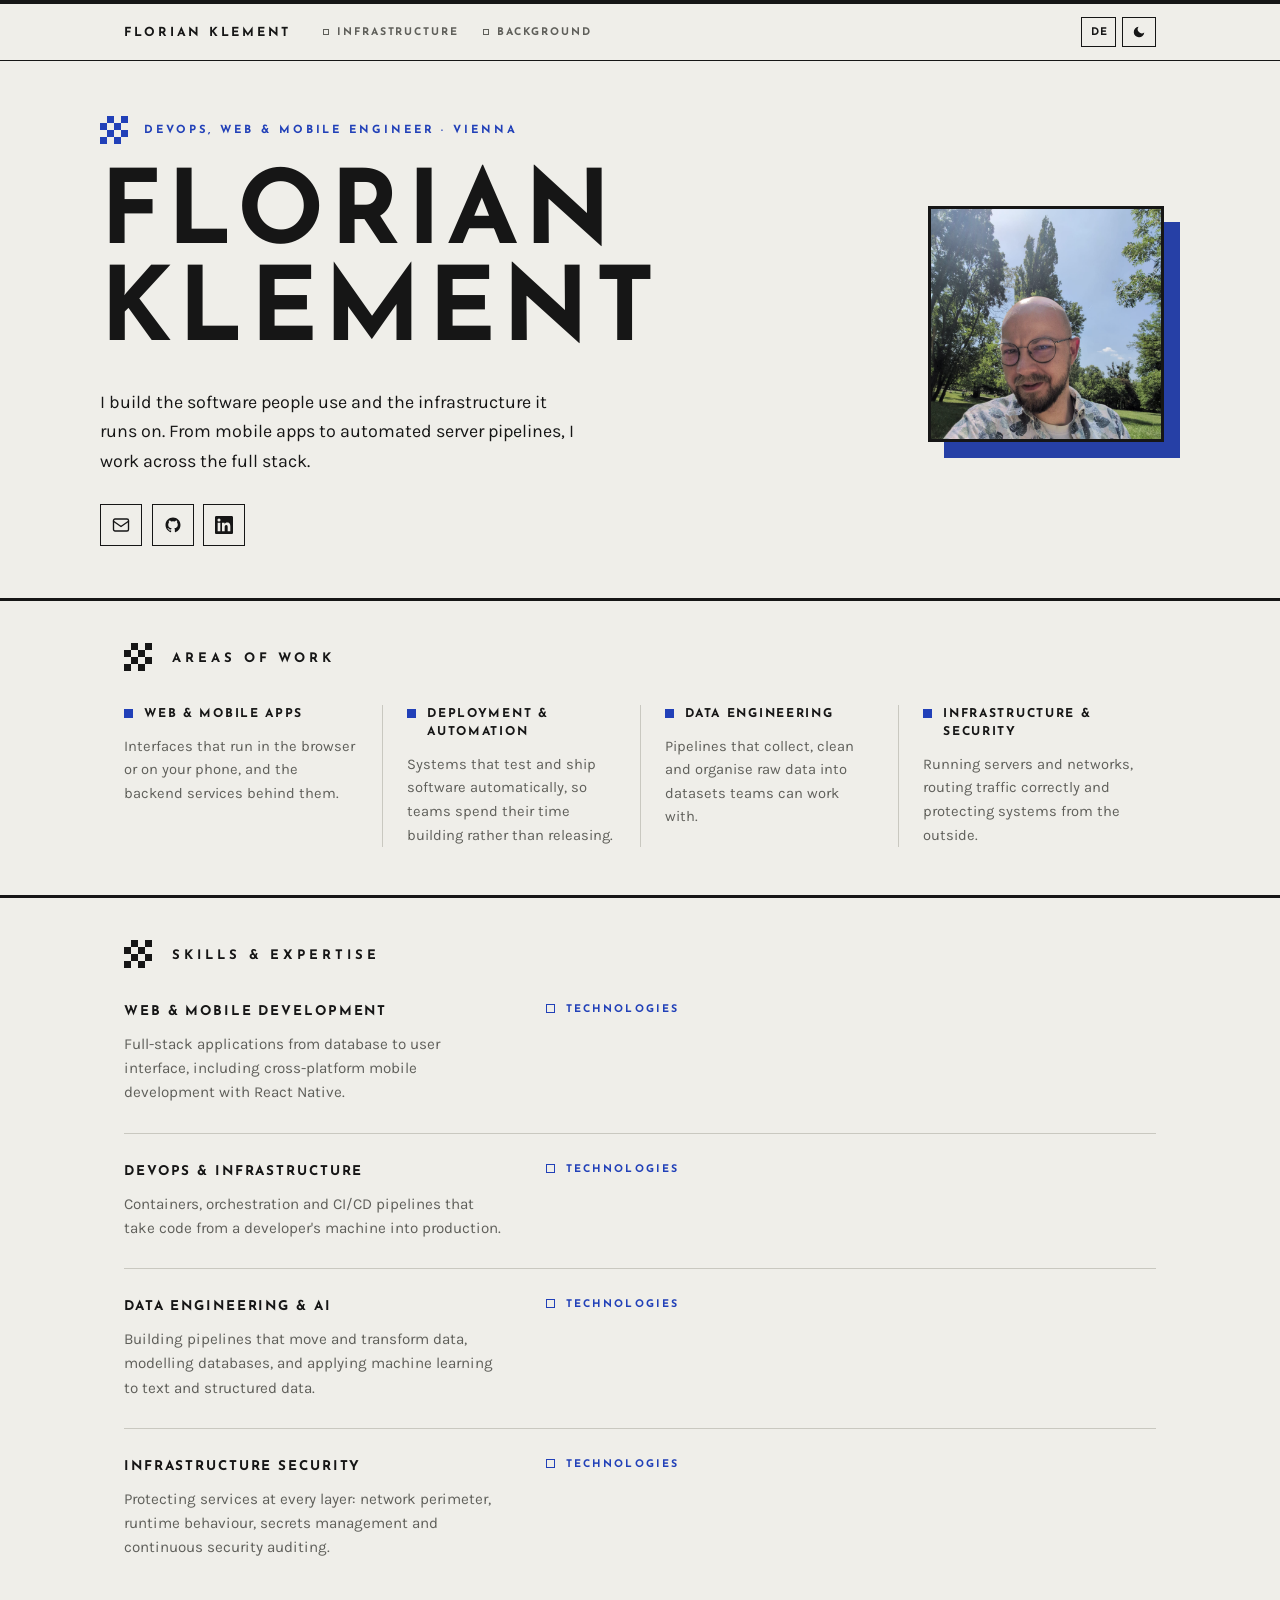
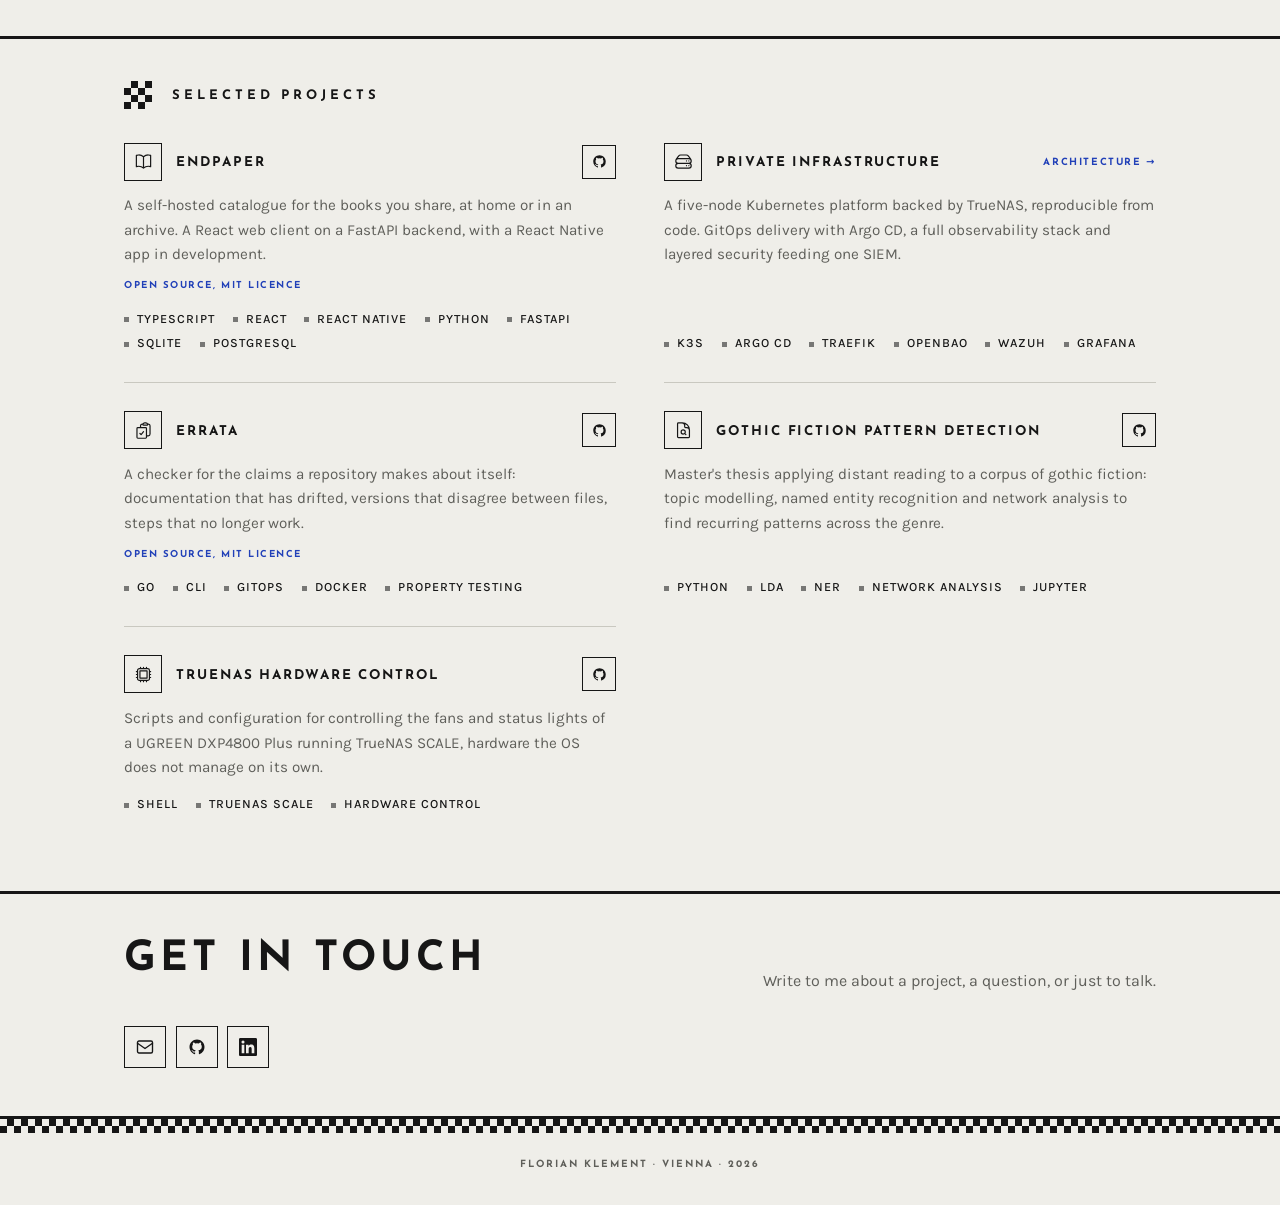
<file: index.html>
<!DOCTYPE html>
<html lang="en">
<head>
  <meta charset="UTF-8" />
  <meta name="viewport" content="width=device-width, initial-scale=1.0" />
  <title>Florian Klement · DevOps, Web &amp; Mobile Engineer</title>
  <link rel="icon" href="data:image/svg+xml,<svg xmlns='http://www.w3.org/2000/svg' viewBox='0 0 32 32'><rect width='32' height='32' fill='%23efeee9'/><path fill='%232140b8' d='M0 0h8v8H0zM16 0h8v8h-8zM8 8h8v8H8zM24 8h8v8h-8zM0 16h8v8H0zM16 16h8v8h-8zM8 24h8v8H8zM24 24h8v8h-8z'/></svg>" />
  <link rel="preconnect" href="https://fonts.googleapis.com" />
  <link rel="preconnect" href="https://fonts.gstatic.com" crossorigin />
  <link href="https://fonts.googleapis.com/css2?family=Josefin+Sans:wght@400;700&family=Karla:wght@400;500;700&display=swap" rel="stylesheet" />
  <link rel="stylesheet" href="style.css?v=18" />
</head>
<body>

<nav class="topbar" aria-label="Main">
  <div class="topbar-inner">
    <a class="brand" href="index.html"><span class="brand-full">Florian Klement</span><span class="brand-short">F. Klement</span><span class="brand-mini">FK</span></a>
    <div class="topbar-links">
      <a class="nav-link" href="infra.html" data-i18n="nav.infra">Infrastructure</a>
      <a class="nav-link" href="background.html" data-i18n="nav.background">Background</a>
    </div>
    <div class="controls" role="toolbar">
      <button class="ctrl-btn" id="lang-btn" aria-label="Switch language">DE</button>
      <button class="ctrl-btn" id="theme-btn" aria-label="Toggle theme">
        <svg id="icon-moon" viewBox="0 0 24 24" fill="currentColor" xmlns="http://www.w3.org/2000/svg">
          <path d="M21 12.79A9 9 0 1 1 11.21 3 7 7 0 0 0 21 12.79z"/>
        </svg>
        <svg id="icon-sun" viewBox="0 0 24 24" fill="none" stroke="currentColor" stroke-width="2" stroke-linecap="round" xmlns="http://www.w3.org/2000/svg" style="display:none">
          <circle cx="12" cy="12" r="5"/>
          <line x1="12" y1="1" x2="12" y2="3"/>
          <line x1="12" y1="21" x2="12" y2="23"/>
          <line x1="4.22" y1="4.22" x2="5.64" y2="5.64"/>
          <line x1="18.36" y1="18.36" x2="19.78" y2="19.78"/>
          <line x1="1" y1="12" x2="3" y2="12"/>
          <line x1="21" y1="12" x2="23" y2="12"/>
          <line x1="4.22" y1="19.78" x2="5.64" y2="18.36"/>
          <line x1="18.36" y1="5.64" x2="19.78" y2="4.22"/>
        </svg>
      </button>
    </div>
  </div>
</nav>

<header class="hero">
  <div class="hero-inner">
    <div class="hero-text">
      <h1><span>Florian</span><span>Klement</span></h1>
      <p class="subtitle" data-i18n="subtitle">DevOps, Web &amp; Mobile Engineer · Vienna</p>
      <p class="tagline" data-i18n="tagline">I build the software people use and the infrastructure it runs on. From mobile apps to automated server pipelines, I work across the full stack.</p>
      <div class="icon-links">
        <a class="icon-link" href="mailto:florian.klement@gmx.net" aria-label="Email">
          <svg viewBox="0 0 24 24" fill="none" stroke="currentColor" stroke-width="1.8" stroke-linecap="round" stroke-linejoin="round">
            <rect x="2" y="4" width="20" height="16" rx="2"/>
            <path d="m2 7 10 7 10-7"/>
          </svg>
        </a>
        <a class="icon-link" href="https://github.com/f-klement" target="_blank" rel="noopener" aria-label="GitHub">
          <svg viewBox="0 0 24 24" fill="currentColor">
            <path d="M12 2C6.477 2 2 6.484 2 12.017c0 4.425 2.865 8.18 6.839 9.504.5.092.682-.217.682-.483 0-.237-.008-.868-.013-1.703-2.782.605-3.369-1.343-3.369-1.343-.454-1.158-1.11-1.466-1.11-1.466-.908-.62.069-.608.069-.608 1.003.07 1.531 1.032 1.531 1.032.892 1.53 2.341 1.088 2.91.832.092-.647.35-1.088.636-1.338-2.22-.253-4.555-1.113-4.555-4.951 0-1.093.39-1.988 1.029-2.688-.103-.253-.446-1.272.098-2.65 0 0 .84-.27 2.75 1.026A9.564 9.564 0 0 1 12 6.844a9.59 9.59 0 0 1 2.504.337c1.909-1.296 2.747-1.027 2.747-1.027.546 1.379.202 2.398.1 2.651.64.7 1.028 1.595 1.028 2.688 0 3.848-2.339 4.695-4.566 4.943.359.309.678.92.678 1.855 0 1.338-.012 2.419-.012 2.747 0 .268.18.58.688.482A10.02 10.02 0 0 0 22 12.017C22 6.484 17.522 2 12 2z"/>
          </svg>
        </a>
        <a class="icon-link" href="https://www.linkedin.com/in/fklement/" target="_blank" rel="noopener" aria-label="LinkedIn">
          <svg viewBox="0 0 24 24" fill="currentColor">
            <path d="M20.447 20.452h-3.554v-5.569c0-1.328-.027-3.037-1.852-3.037-1.853 0-2.136 1.445-2.136 2.939v5.667H9.351V9h3.414v1.561h.046c.477-.9 1.637-1.85 3.37-1.85 3.601 0 4.267 2.37 4.267 5.455v6.286zM5.337 7.433a2.062 2.062 0 0 1-2.063-2.065 2.064 2.064 0 1 1 2.063 2.065zm1.782 13.019H3.555V9h3.564v11.452zM22.225 0H1.771C.792 0 0 .774 0 1.729v20.542C0 23.227.792 24 1.771 24h20.451C23.2 24 24 23.227 24 22.271V1.729C24 .774 23.2 0 22.222 0h.003z"/>
          </svg>
        </a>
      </div>
    </div>
    <div class="hero-photo">
      <img src="profile_image.jpeg" alt="Florian Klement" />
    </div>
  </div>
</header>

<main>

  <section>
    <div class="container">
      <p class="section-label" data-i18n="section.areas">Areas of work</p>
      <div class="cards">
        <div class="card">
          <h3 data-i18n="card.apps.title">Web &amp; mobile apps</h3>
          <p data-i18n="card.apps.desc">Interfaces that run in the browser or on your phone, and the backend services behind them.</p>
        </div>
        <div class="card">
          <h3 data-i18n="card.deploy.title">Deployment &amp; automation</h3>
          <p data-i18n="card.deploy.desc">Systems that test and ship software automatically, so teams spend their time building rather than releasing.</p>
        </div>
        <div class="card">
          <h3 data-i18n="card.data.title">Data engineering</h3>
          <p data-i18n="card.data.desc">Pipelines that collect, clean and organise raw data into datasets teams can work with.</p>
        </div>
        <div class="card">
          <h3 data-i18n="card.infra.title">Infrastructure &amp; security</h3>
          <p data-i18n="card.infra.desc">Running servers and networks, routing traffic correctly and protecting systems from the outside.</p>
        </div>
      </div>
    </div>
  </section>

  <section>
    <div class="container">
      <p class="section-label" data-i18n="section.skills">Skills &amp; expertise</p>
      <div class="skills-grid">

        <div class="skill-block">
          <div class="skill-top">
            <h3 data-i18n="skill.web.title">Web &amp; Mobile Development</h3>
            <p data-i18n="skill.web.desc">Full-stack applications from database to user interface, including cross-platform mobile development with React Native.</p>
          </div>
          <details>
            <summary data-i18n="details.summary">Technologies</summary>
            <div class="tech-group">
              <p class="tech-group-label" data-i18n="tg.languages">Languages</p>
              <div class="tech-list">
                <span class="tag">TypeScript</span>
                <span class="tag">JavaScript</span>
                <span class="tag">Python</span>
                <span class="tag">Go</span>
                <span class="tag">SQL</span>
                <span class="tag">R</span>
                <span class="tag">Bash</span>
                <span class="tag">HTML5 / CSS3</span>
              </div>
            </div>
            <div class="tech-group">
              <p class="tech-group-label" data-i18n="tg.frontend">Frontend &amp; mobile</p>
              <div class="tech-list">
                <span class="tag">React</span>
                <span class="tag">React Native</span>
                <span class="tag">Vite</span>
                <span class="tag">Tailwind CSS</span>
                <span class="tag">TanStack Query</span>
                <span class="tag">Bun</span>
              </div>
            </div>
            <div class="tech-group">
              <p class="tech-group-label" data-i18n="tg.backend">Backend &amp; API</p>
              <div class="tech-list">
                <span class="tag">Node.js</span>
                <span class="tag">Express</span>
                <span class="tag">NestJS</span>
                <span class="tag">Django</span>
                <span class="tag">Flask</span>
                <span class="tag">FastAPI</span>
                <span class="tag">SQLAlchemy</span>
                <span class="tag">Alembic</span>
                <span class="tag">Pydantic</span>
                <span class="tag">OpenAPI</span>
                <span class="tag">Prisma ORM</span>
                <span class="tag">SQLite</span>
                <span class="tag">PostgreSQL</span>
              </div>
            </div>
            <div class="tech-group">
              <p class="tech-group-label" data-i18n="tg.quality">Testing &amp; quality</p>
              <div class="tech-list">
                <span class="tag">Playwright</span>
                <span class="tag">Vitest</span>
                <span class="tag">Testing Library</span>
                <span class="tag">pytest</span>
                <span class="tag">Hypothesis</span>
                <span class="tag">mutmut (mutation testing)</span>
                <span class="tag">mypy</span>
                <span class="tag">Ruff</span>
                <span class="tag">oxlint</span>
                <span class="tag">Prettier</span>
                <span class="tag">pip-audit</span>
                <span class="tag">SonarQube</span>
              </div>
            </div>
          </details>
        </div>

        <div class="skill-block">
          <div class="skill-top">
            <h3 data-i18n="skill.devops.title">DevOps &amp; Infrastructure</h3>
            <p data-i18n="skill.devops.desc">Containers, orchestration and CI/CD pipelines that take code from a developer's machine into production.</p>
          </div>
          <details>
            <summary data-i18n="details.summary">Technologies</summary>
            <div class="tech-group">
              <p class="tech-group-label" data-i18n="tg.containers">Containers &amp; orchestration</p>
              <div class="tech-list">
                <span class="tag">Docker</span>
                <span class="tag">Docker Compose</span>
                <span class="tag">Kubernetes</span>
                <span class="tag">K3s</span>
                <span class="tag">Helm</span>
                <span class="tag">Rancher</span>
              </div>
            </div>
            <div class="tech-group">
              <p class="tech-group-label" data-i18n="tg.cicd">CI/CD &amp; dependency management</p>
              <div class="tech-list">
                <span class="tag">GitLab CI</span>
                <span class="tag">GitHub Actions</span>
                <span class="tag">Jenkins</span>
                <span class="tag">Nexus</span>
                <span class="tag">Argo CD</span>
                <span class="tag">Renovate</span>
              </div>
            </div>
            <div class="tech-group">
              <p class="tech-group-label" data-i18n="tg.observability">Observability</p>
              <div class="tech-list">
                <span class="tag">Grafana</span>
                <span class="tag">Loki</span>
                <span class="tag">Mimir</span>
                <span class="tag">Tempo</span>
                <span class="tag">Prometheus</span>
                <span class="tag">Grafana Alloy</span>
                <span class="tag">OpenTelemetry</span>
                <span class="tag">Gatus</span>
                <span class="tag">Netdata</span>
                <span class="tag">Elasticsearch</span>
              </div>
            </div>
            <div class="tech-group">
              <p class="tech-group-label" data-i18n="tg.networking">Networking</p>
              <div class="tech-list">
                <span class="tag">Traefik</span>
                <span class="tag">Nginx</span>
                <span class="tag">Apache HTTP Server</span>
                <span class="tag">Apache Tomcat</span>
                <span class="tag">MetalLB</span>
                <span class="tag">AdGuard Home</span>
                <span class="tag">Cloudflare DNS</span>
              </div>
            </div>
            <div class="tech-group">
              <p class="tech-group-label" data-i18n="tg.storage">Storage &amp; secrets</p>
              <div class="tech-list">
                <span class="tag">MinIO</span>
                <span class="tag">OpenBao (Vault)</span>
                <span class="tag">democratic-csi</span>
                <span class="tag">TrueNAS</span>
                <span class="tag">RAID / ZFS</span>
                <span class="tag">cert-manager</span>
              </div>
            </div>
            <div class="tech-group">
              <p class="tech-group-label" data-i18n="tg.servers">Servers</p>
              <div class="tech-list">
                <span class="tag">Linux (Debian, RHEL, Arch)</span>
                <span class="tag">Proxmox</span>
                <span class="tag">Incus (LXC)</span>
                <span class="tag">Python</span>
                <span class="tag">Bash scripting</span>
              </div>
            </div>
          </details>
        </div>

        <div class="skill-block">
          <div class="skill-top">
            <h3 data-i18n="skill.data.title">Data Engineering &amp; AI</h3>
            <p data-i18n="skill.data.desc">Building pipelines that move and transform data, modelling databases, and applying machine learning to text and structured data.</p>
          </div>
          <details>
            <summary data-i18n="details.summary">Technologies</summary>
            <div class="tech-group">
              <p class="tech-group-label" data-i18n="tg.databases">Databases &amp; warehousing</p>
              <div class="tech-list">
                <span class="tag">SQLite</span>
                <span class="tag">PostgreSQL</span>
                <span class="tag">SQL Server</span>
                <span class="tag">T-SQL</span>
                <span class="tag">Redis</span>
                <span class="tag">Data Warehousing</span>
                <span class="tag">ETL / ELT Pipelines</span>
              </div>
            </div>
            <div class="tech-group">
              <p class="tech-group-label" data-i18n="tg.analysis">Data analysis &amp; BI</p>
              <div class="tech-list">
                <span class="tag">Pandas</span>
                <span class="tag">Polars</span>
                <span class="tag">NumPy</span>
                <span class="tag">Jupyter</span>
                <span class="tag">ggplot2</span>
                <span class="tag">matplotlib / seaborn</span>
                <span class="tag">Plotly</span>
                <span class="tag">Leaflet</span>
                <span class="tag">Geocoding</span>
                <span class="tag">Power BI</span>
                <span class="tag">SSRS</span>
                <span class="tag">Tableau</span>
              </div>
            </div>
            <div class="tech-group">
              <p class="tech-group-label" data-i18n="tg.ml">Machine learning &amp; NLP</p>
              <div class="tech-list">
                <span class="tag">PyTorch</span>
                <span class="tag">Scikit-learn</span>
                <span class="tag">gensim</span>
                <span class="tag">NLTK</span>
                <span class="tag">LDA Topic Modelling</span>
                <span class="tag">Named Entity Recognition</span>
              </div>
            </div>
          </details>
        </div>

        <div class="skill-block">
          <div class="skill-top">
            <h3 data-i18n="skill.sec.title">Infrastructure Security</h3>
            <p data-i18n="skill.sec.desc">Protecting services at every layer: network perimeter, runtime behaviour, secrets management and continuous security auditing.</p>
          </div>
          <details>
            <summary data-i18n="details.summary">Technologies</summary>
            <div class="tech-group">
              <p class="tech-group-label" data-i18n="tg.threats">Threat detection &amp; response</p>
              <div class="tech-list">
                <span class="tag">Wazuh (SIEM / HIDS)</span>
                <span class="tag">Falco</span>
                <span class="tag">Crowdsec</span>
                <span class="tag">Fail2ban</span>
                <span class="tag">ClamAV</span>
              </div>
            </div>
            <div class="tech-group">
              <p class="tech-group-label" data-i18n="tg.auditing">Auditing &amp; hardening</p>
              <div class="tech-list">
                <span class="tag">kube-bench</span>
                <span class="tag">Lynis</span>
                <span class="tag">Trivy</span>
                <span class="tag">SELinux</span>
                <span class="tag">Rootless Docker</span>
              </div>
            </div>
            <div class="tech-group">
              <p class="tech-group-label" data-i18n="tg.perimeter">Network perimeter</p>
              <div class="tech-list">
                <span class="tag">Unifi IDS/IPS</span>
                <span class="tag">WireGuard VPN</span>
                <span class="tag">ufw</span>
              </div>
            </div>
            <div class="tech-group">
              <p class="tech-group-label" data-i18n="tg.secrets">Secrets &amp; access</p>
              <div class="tech-list">
                <span class="tag">OpenBao (Vault)</span>
                <span class="tag">Vault Secrets Operator</span>
                <span class="tag">cert-manager</span>
                <span class="tag">LDAP</span>
                <span class="tag">LLDAP</span>
                <span class="tag">Authelia</span>
                <span class="tag">JWT / SAML</span>
              </div>
            </div>
          </details>
        </div>

      </div>
    </div>
  </section>

  <section>
    <div class="container">
      <p class="section-label" data-i18n="section.projects">Selected projects</p>
      <div class="projects-grid">
        <div class="project">
          <div class="project-head">
          <div class="card-icon blue">
            <svg viewBox="0 0 24 24" fill="none" stroke="currentColor" stroke-width="1.5" stroke-linecap="round" stroke-linejoin="round">
              <path d="M12 6.042A8.967 8.967 0 0 0 6 3.75c-1.052 0-2.062.18-3 .512v14.25A8.987 8.987 0 0 1 6 18c2.305 0 4.408.867 6 2.292m0-14.25a8.966 8.966 0 0 1 6-2.292c1.052 0 2.062.18 3 .512v14.25A8.987 8.987 0 0 0 18 18a8.967 8.967 0 0 0-6 2.292m0-14.25v14.25"/>
            </svg>
          </div>
            <h3>Endpaper</h3>
          <a class="project-link" href="https://github.com/f-klement/endpaper" target="_blank" rel="noopener" aria-label="Endpaper on GitHub">
            <svg viewBox="0 0 24 24" fill="currentColor"><path d="M12 2C6.477 2 2 6.484 2 12.017c0 4.425 2.865 8.18 6.839 9.504.5.092.682-.217.682-.483 0-.237-.008-.868-.013-1.703-2.782.605-3.369-1.343-3.369-1.343-.454-1.158-1.11-1.466-1.11-1.466-.908-.62.069-.608.069-.608 1.003.07 1.531 1.032 1.531 1.032.892 1.53 2.341 1.088 2.91.832.092-.647.35-1.088.636-1.338-2.22-.253-4.555-1.113-4.555-4.951 0-1.093.39-1.988 1.029-2.688-.103-.253-.446-1.272.098-2.65 0 0 .84-.27 2.75 1.026A9.564 9.564 0 0 1 12 6.844a9.59 9.59 0 0 1 2.504.337c1.909-1.296 2.747-1.027 2.747-1.027.546 1.379.202 2.398.1 2.651.64.7 1.028 1.595 1.028 2.688 0 3.848-2.339 4.695-4.566 4.943.359.309.678.92.678 1.855 0 1.338-.012 2.419-.012 2.747 0 .268.18.58.688.482A10.02 10.02 0 0 0 22 12.017C22 6.484 17.522 2 12 2z"/></svg>
          </a>
          </div>
          <p data-i18n="project.endpaper.desc">A self-hosted catalogue for the books you share, at home or in an archive. A React web client on a FastAPI backend, with a React Native app in development.</p>
          <p class="project-license" data-i18n="project.endpaper.license">Open source, MIT licence</p>
          <div class="tech-list">
            <span class="tag">TypeScript</span>
            <span class="tag">React</span>
            <span class="tag">React Native</span>
            <span class="tag">Python</span>
            <span class="tag">FastAPI</span>
            <span class="tag">SQLite</span>
            <span class="tag">PostgreSQL</span>
          </div>
        </div>

        <div class="project">
          <div class="project-head">
          <div class="card-icon green">
            <svg viewBox="0 0 24 24" fill="none" stroke="currentColor" stroke-width="1.5" stroke-linecap="round" stroke-linejoin="round">
              <path d="M5.25 14.25h13.5m-13.5 0a3 3 0 0 1-3-3m3 3a3 3 0 1 0 0 6h13.5a3 3 0 1 0 0-6m-16.5-3a3 3 0 0 1 3-3h13.5a3 3 0 0 1 3 3m-19.5 0a4.5 4.5 0 0 1 .9-2.7L5.737 5.1a3.375 3.375 0 0 1 2.7-1.35h7.126c1.062 0 2.062.5 2.7 1.35l2.587 3.45a4.5 4.5 0 0 1 .9 2.7m0 0a3 3 0 0 1-3 3m0 3h.008v.008h-.008v-.008Zm0-6h.008v.008h-.008v-.008Zm-3 6h.008v.008h-.008v-.008Zm0-6h.008v.008h-.008v-.008Z"/>
            </svg>
          </div>
            <h3 data-i18n="project.infra.title">Private infrastructure</h3>
          <a class="project-more" href="infra.html" data-i18n="project.more">Architecture &rarr;</a>
          </div>
          <p data-i18n="project.infra.desc">A five-node Kubernetes platform backed by TrueNAS, reproducible from code. GitOps delivery with Argo CD, a full observability stack and layered security feeding one SIEM.</p>
          <div class="tech-list">
            <span class="tag">K3s</span>
            <span class="tag">Argo CD</span>
            <span class="tag">Traefik</span>
            <span class="tag">OpenBao</span>
            <span class="tag">Wazuh</span>
            <span class="tag">Grafana</span>
          </div>
        </div>

        <div class="project">
          <div class="project-head">
          <div class="card-icon green">
            <svg viewBox="0 0 24 24" fill="none" stroke="currentColor" stroke-width="1.5" stroke-linecap="round" stroke-linejoin="round">
              <path d="M11.35 3.836c-.065.21-.1.433-.1.664 0 .414.336.75.75.75h4.5a.75.75 0 0 0 .75-.75 2.25 2.25 0 0 0-.1-.664m-5.8 0A2.251 2.251 0 0 1 13.5 2.25H15c1.012 0 1.867.668 2.15 1.586m-5.8 0c-.376.023-.75.05-1.124.08C9.095 4.01 8.25 4.973 8.25 6.108V8.25m8.9-4.414c.376.023.75.05 1.124.08 1.131.094 1.976 1.057 1.976 2.192V16.5A2.25 2.25 0 0 1 18 18.75h-2.25m-7.5-10.5H4.875c-.621 0-1.125.504-1.125 1.125v11.25c0 .621.504 1.125 1.125 1.125h9.75c.621 0 1.125-.504 1.125-1.125V18.75m-7.5-10.5h6.375c.621 0 1.125.504 1.125 1.125v9.375m-8.25-3 1.5 1.5 3-3.75"/>
            </svg>
          </div>
            <h3>Errata</h3>
          <a class="project-link" href="https://github.com/f-klement/errata" target="_blank" rel="noopener" aria-label="Errata on GitHub">
            <svg viewBox="0 0 24 24" fill="currentColor"><path d="M12 2C6.477 2 2 6.484 2 12.017c0 4.425 2.865 8.18 6.839 9.504.5.092.682-.217.682-.483 0-.237-.008-.868-.013-1.703-2.782.605-3.369-1.343-3.369-1.343-.454-1.158-1.11-1.466-1.11-1.466-.908-.62.069-.608.069-.608 1.003.07 1.531 1.032 1.531 1.032.892 1.53 2.341 1.088 2.91.832.092-.647.35-1.088.636-1.338-2.22-.253-4.555-1.113-4.555-4.951 0-1.093.39-1.988 1.029-2.688-.103-.253-.446-1.272.098-2.65 0 0 .84-.27 2.75 1.026A9.564 9.564 0 0 1 12 6.844a9.59 9.59 0 0 1 2.504.337c1.909-1.296 2.747-1.027 2.747-1.027.546 1.379.202 2.398.1 2.651.64.7 1.028 1.595 1.028 2.688 0 3.848-2.339 4.695-4.566 4.943.359.309.678.92.678 1.855 0 1.338-.012 2.419-.012 2.747 0 .268.18.58.688.482A10.02 10.02 0 0 0 22 12.017C22 6.484 17.522 2 12 2z"/></svg>
          </a>
          </div>
          <p data-i18n="project.errata.desc">A checker for the claims a repository makes about itself: documentation that has drifted, versions that disagree between files, steps that no longer work.</p>
          <p class="project-license" data-i18n="project.errata.license">Open source, MIT licence</p>
          <div class="tech-list">
            <span class="tag">Go</span>
            <span class="tag">CLI</span>
            <span class="tag">GitOps</span>
            <span class="tag">Docker</span>
            <span class="tag">Property testing</span>
          </div>
        </div>

        <div class="project">
          <div class="project-head">
          <div class="card-icon purple">
            <svg viewBox="0 0 24 24" fill="none" stroke="currentColor" stroke-width="1.5" stroke-linecap="round" stroke-linejoin="round">
              <path d="M19.5 14.25v-2.625a3.375 3.375 0 0 0-3.375-3.375h-1.5A1.125 1.125 0 0 1 13.5 7.125v-1.5a3.375 3.375 0 0 0-3.375-3.375H8.25m5.231 13.481L15 17.25m-4.5-15H5.625c-.621 0-1.125.504-1.125 1.125v16.5c0 .621.504 1.125 1.125 1.125h12.75c.621 0 1.125-.504 1.125-1.125V11.25a9 9 0 0 0-9-9Zm3.75 11.625a2.625 2.625 0 1 1-5.25 0 2.625 2.625 0 0 1 5.25 0Z"/>
            </svg>
          </div>
            <h3 data-i18n="project.gothic.title">Gothic fiction pattern detection</h3>
          <a class="project-link" href="https://github.com/f-klement/gothic-fiction-pattern-detection" target="_blank" rel="noopener" aria-label="Gothic fiction pattern detection on GitHub">
            <svg viewBox="0 0 24 24" fill="currentColor"><path d="M12 2C6.477 2 2 6.484 2 12.017c0 4.425 2.865 8.18 6.839 9.504.5.092.682-.217.682-.483 0-.237-.008-.868-.013-1.703-2.782.605-3.369-1.343-3.369-1.343-.454-1.158-1.11-1.466-1.11-1.466-.908-.62.069-.608.069-.608 1.003.07 1.531 1.032 1.531 1.032.892 1.53 2.341 1.088 2.91.832.092-.647.35-1.088.636-1.338-2.22-.253-4.555-1.113-4.555-4.951 0-1.093.39-1.988 1.029-2.688-.103-.253-.446-1.272.098-2.65 0 0 .84-.27 2.75 1.026A9.564 9.564 0 0 1 12 6.844a9.59 9.59 0 0 1 2.504.337c1.909-1.296 2.747-1.027 2.747-1.027.546 1.379.202 2.398.1 2.651.64.7 1.028 1.595 1.028 2.688 0 3.848-2.339 4.695-4.566 4.943.359.309.678.92.678 1.855 0 1.338-.012 2.419-.012 2.747 0 .268.18.58.688.482A10.02 10.02 0 0 0 22 12.017C22 6.484 17.522 2 12 2z"/></svg>
          </a>
          </div>
          <p data-i18n="project.gothic.desc">Master's thesis applying distant reading to a corpus of gothic fiction: topic modelling, named entity recognition and network analysis to find recurring patterns across the genre.</p>
          <div class="tech-list">
            <span class="tag">Python</span>
            <span class="tag">LDA</span>
            <span class="tag">NER</span>
            <span class="tag">Network analysis</span>
            <span class="tag">Jupyter</span>
          </div>
        </div>

        <div class="project">
          <div class="project-head">
          <div class="card-icon amber">
            <svg viewBox="0 0 24 24" fill="none" stroke="currentColor" stroke-width="1.5" stroke-linecap="round" stroke-linejoin="round">
              <path d="M8.25 3v1.5M4.5 8.25H3m18 0h-1.5M4.5 12H3m18 0h-1.5m-15 3.75H3m18 0h-1.5M8.25 19.5V21M12 3v1.5m0 15V21m3.75-18v1.5m0 15V21m-9-1.5h10.5a2.25 2.25 0 0 0 2.25-2.25V6.75a2.25 2.25 0 0 0-2.25-2.25H6.75A2.25 2.25 0 0 0 4.5 6.75v10.5a2.25 2.25 0 0 0 2.25 2.25Zm.75-12h9v9h-9v-9Z"/>
            </svg>
          </div>
            <h3 data-i18n="project.truenas.title">TrueNAS hardware control</h3>
          <a class="project-link" href="https://github.com/f-klement/trueNAS-config" target="_blank" rel="noopener" aria-label="TrueNAS hardware control on GitHub">
            <svg viewBox="0 0 24 24" fill="currentColor"><path d="M12 2C6.477 2 2 6.484 2 12.017c0 4.425 2.865 8.18 6.839 9.504.5.092.682-.217.682-.483 0-.237-.008-.868-.013-1.703-2.782.605-3.369-1.343-3.369-1.343-.454-1.158-1.11-1.466-1.11-1.466-.908-.62.069-.608.069-.608 1.003.07 1.531 1.032 1.531 1.032.892 1.53 2.341 1.088 2.91.832.092-.647.35-1.088.636-1.338-2.22-.253-4.555-1.113-4.555-4.951 0-1.093.39-1.988 1.029-2.688-.103-.253-.446-1.272.098-2.65 0 0 .84-.27 2.75 1.026A9.564 9.564 0 0 1 12 6.844a9.59 9.59 0 0 1 2.504.337c1.909-1.296 2.747-1.027 2.747-1.027.546 1.379.202 2.398.1 2.651.64.7 1.028 1.595 1.028 2.688 0 3.848-2.339 4.695-4.566 4.943.359.309.678.92.678 1.855 0 1.338-.012 2.419-.012 2.747 0 .268.18.58.688.482A10.02 10.02 0 0 0 22 12.017C22 6.484 17.522 2 12 2z"/></svg>
          </a>
          </div>
          <p data-i18n="project.truenas.desc">Scripts and configuration for controlling the fans and status lights of a UGREEN DXP4800 Plus running TrueNAS SCALE, hardware the OS does not manage on its own.</p>
          <div class="tech-list">
            <span class="tag">Shell</span>
            <span class="tag">TrueNAS SCALE</span>
            <span class="tag">Hardware control</span>
          </div>
        </div>
      </div>
    </div>
  </section>

  <section class="contact-section">
    <div class="container">
      <h2 data-i18n="contact.title">Get in touch</h2>
      <p class="contact-desc" data-i18n="contact.desc">Write to me about a project, a question, or just to talk.</p>
      <div class="contact-icon-links">
        <a class="contact-icon-link" href="mailto:florian.klement@gmx.net" aria-label="Email">
          <svg viewBox="0 0 24 24" fill="none" stroke="currentColor" stroke-width="1.8" stroke-linecap="round" stroke-linejoin="round">
            <rect x="2" y="4" width="20" height="16" rx="2"/>
            <path d="m2 7 10 7 10-7"/>
          </svg>
        </a>
        <a class="contact-icon-link" href="https://github.com/f-klement" target="_blank" rel="noopener" aria-label="GitHub">
          <svg viewBox="0 0 24 24" fill="currentColor">
            <path d="M12 2C6.477 2 2 6.484 2 12.017c0 4.425 2.865 8.18 6.839 9.504.5.092.682-.217.682-.483 0-.237-.008-.868-.013-1.703-2.782.605-3.369-1.343-3.369-1.343-.454-1.158-1.11-1.466-1.11-1.466-.908-.62.069-.608.069-.608 1.003.07 1.531 1.032 1.531 1.032.892 1.53 2.341 1.088 2.91.832.092-.647.35-1.088.636-1.338-2.22-.253-4.555-1.113-4.555-4.951 0-1.093.39-1.988 1.029-2.688-.103-.253-.446-1.272.098-2.65 0 0 .84-.27 2.75 1.026A9.564 9.564 0 0 1 12 6.844a9.59 9.59 0 0 1 2.504.337c1.909-1.296 2.747-1.027 2.747-1.027.546 1.379.202 2.398.1 2.651.64.7 1.028 1.595 1.028 2.688 0 3.848-2.339 4.695-4.566 4.943.359.309.678.92.678 1.855 0 1.338-.012 2.419-.012 2.747 0 .268.18.58.688.482A10.02 10.02 0 0 0 22 12.017C22 6.484 17.522 2 12 2z"/>
          </svg>
        </a>
        <a class="contact-icon-link" href="https://www.linkedin.com/in/fklement/" target="_blank" rel="noopener" aria-label="LinkedIn">
          <svg viewBox="0 0 24 24" fill="currentColor">
            <path d="M20.447 20.452h-3.554v-5.569c0-1.328-.027-3.037-1.852-3.037-1.853 0-2.136 1.445-2.136 2.939v5.667H9.351V9h3.414v1.561h.046c.477-.9 1.637-1.85 3.37-1.85 3.601 0 4.267 2.37 4.267 5.455v6.286zM5.337 7.433a2.062 2.062 0 0 1-2.063-2.065 2.064 2.064 0 1 1 2.063 2.065zm1.782 13.019H3.555V9h3.564v11.452zM22.225 0H1.771C.792 0 0 .774 0 1.729v20.542C0 23.227.792 24 1.771 24h20.451C23.2 24 24 23.227 24 22.271V1.729C24 .774 23.2 0 22.222 0h.003z"/>
          </svg>
        </a>
      </div>
    </div>
  </section>

</main>

<footer>
  <span data-i18n="footer">Florian Klement · Vienna · 2026</span>
</footer>

<script src="main.js?v=18"></script>
</body>
</html>
</file>
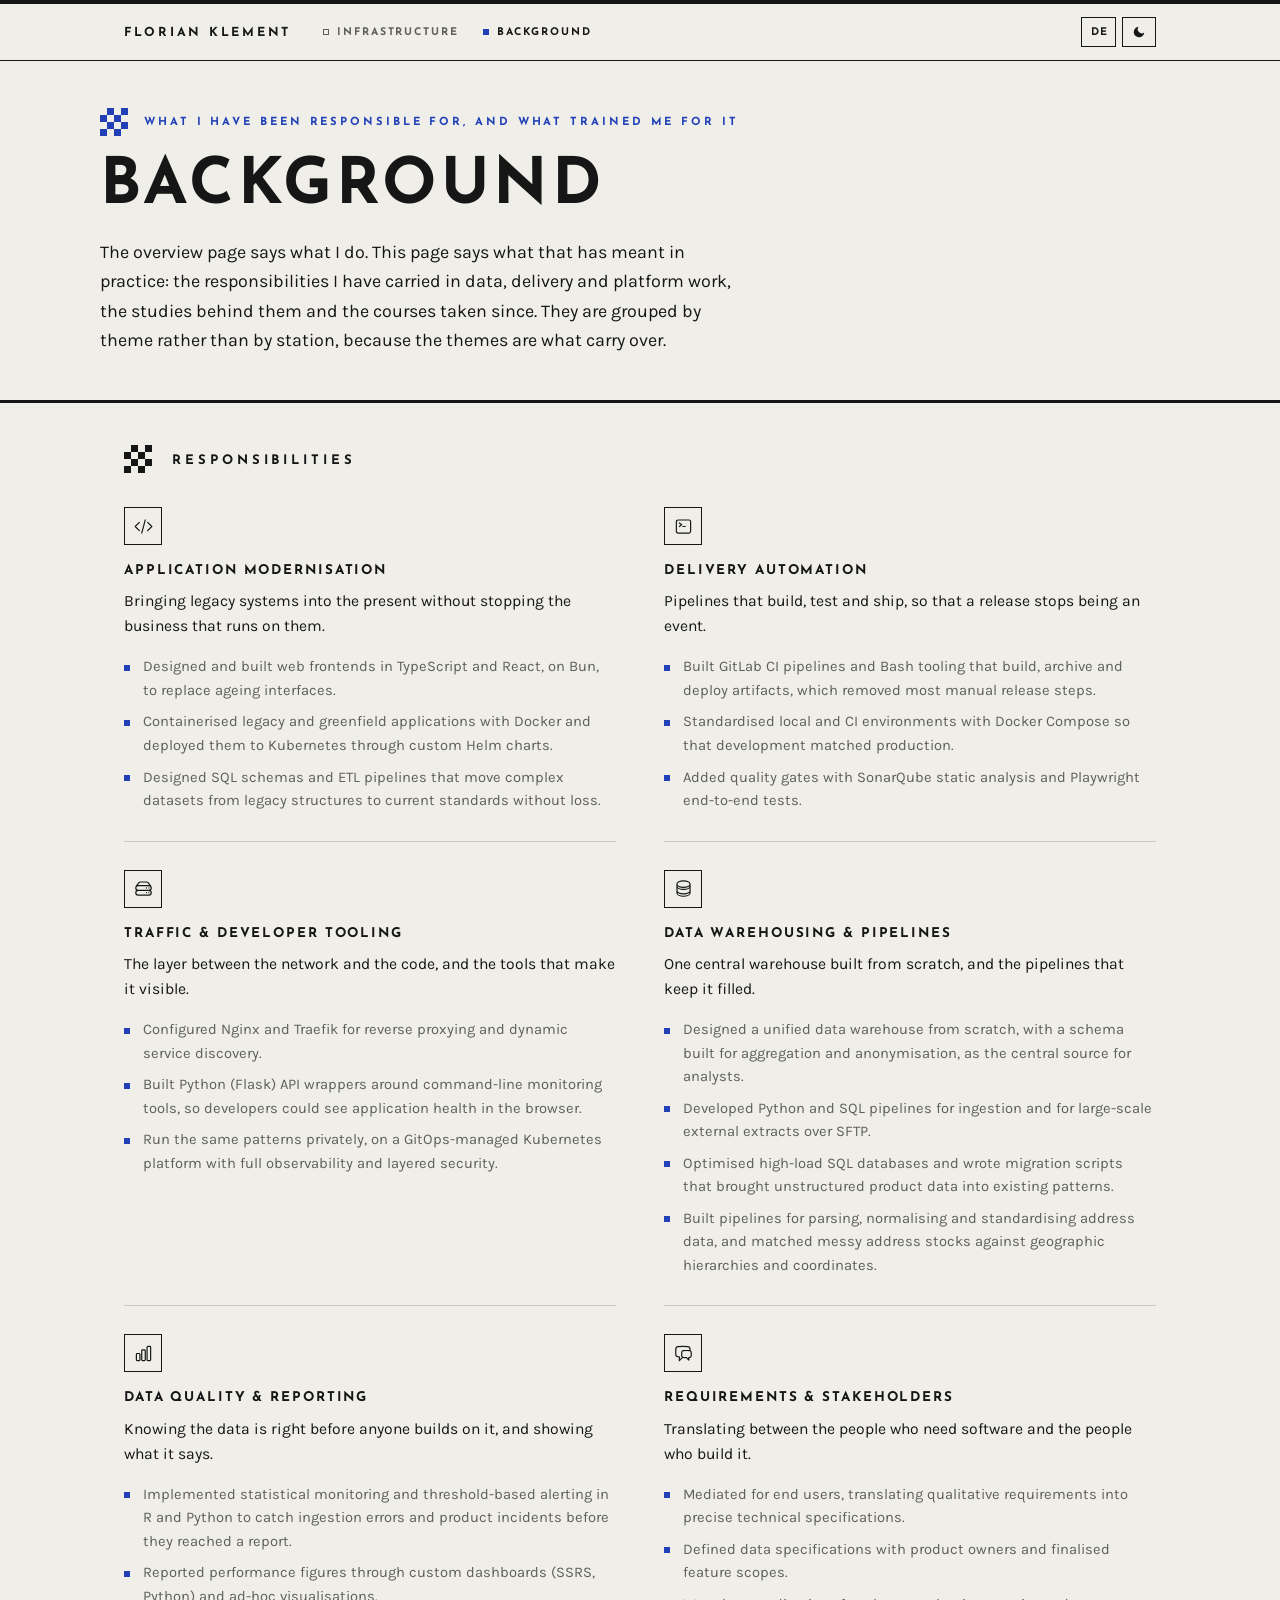
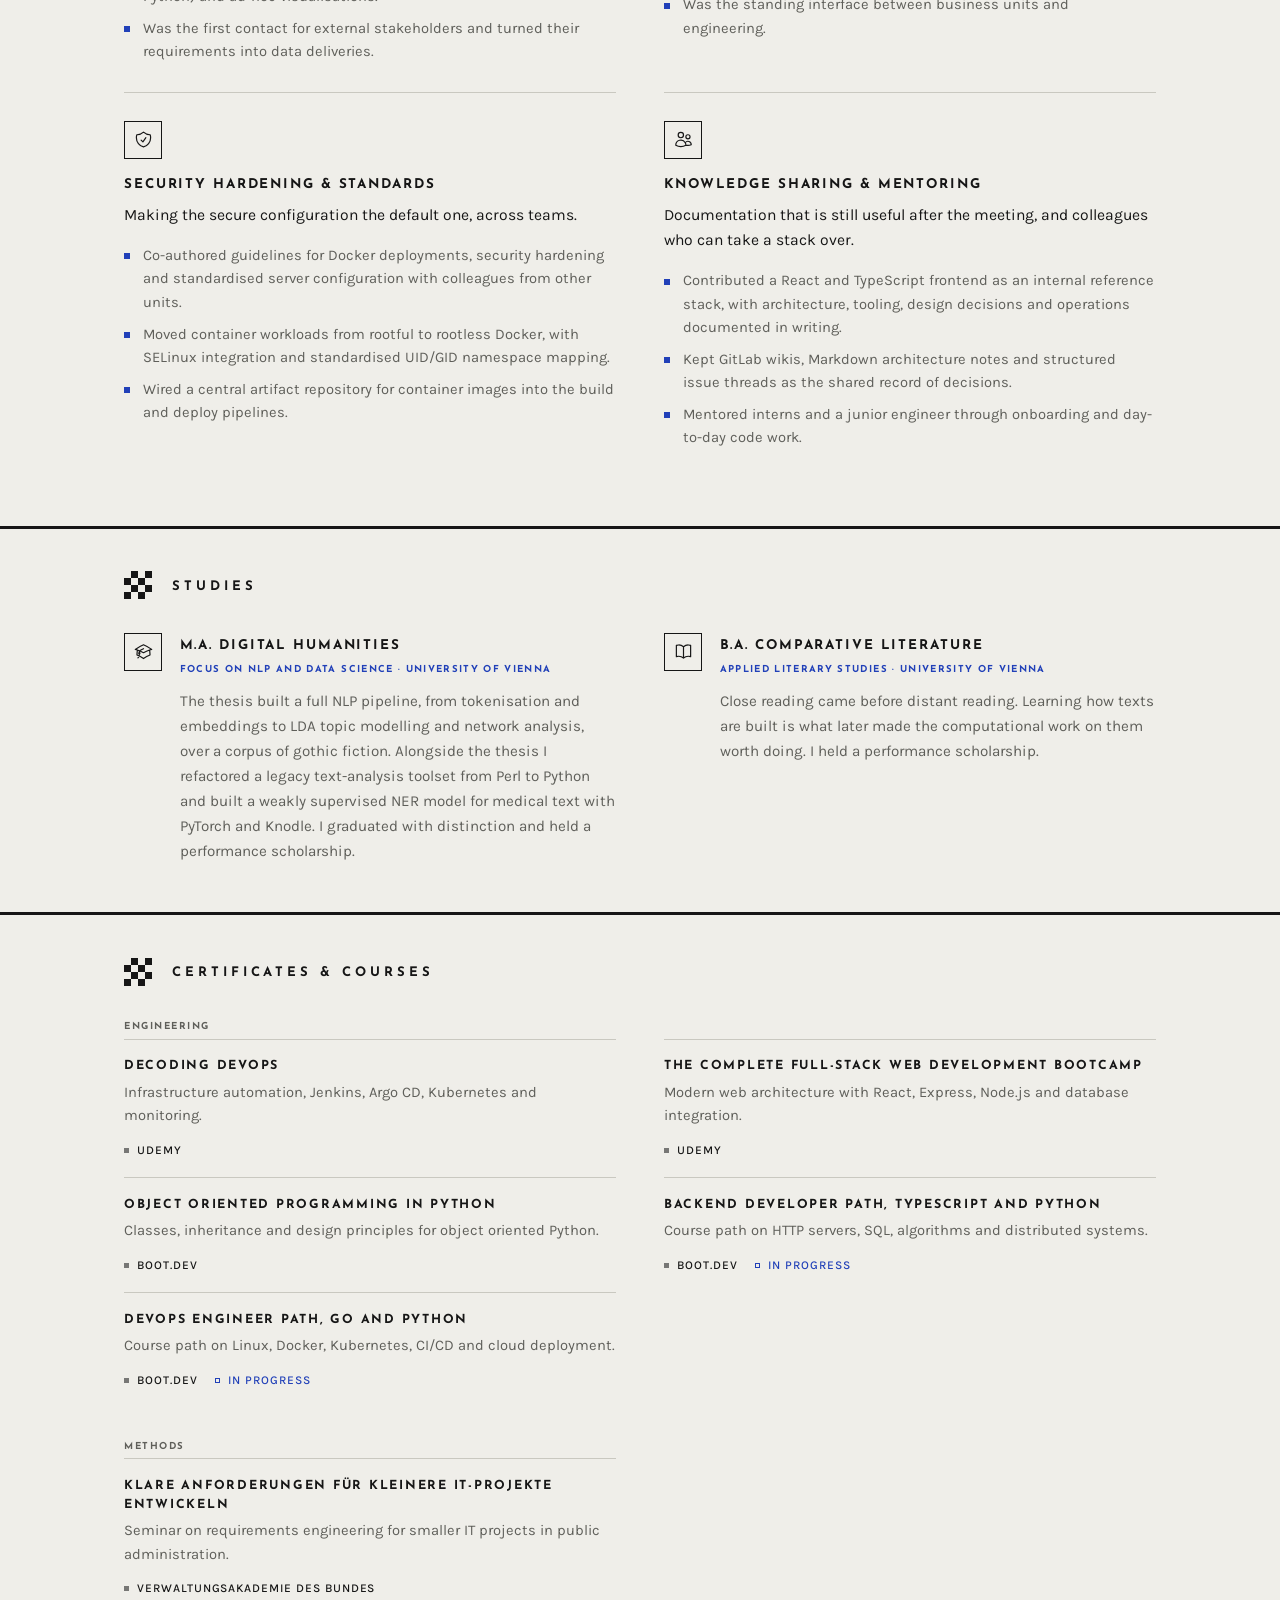
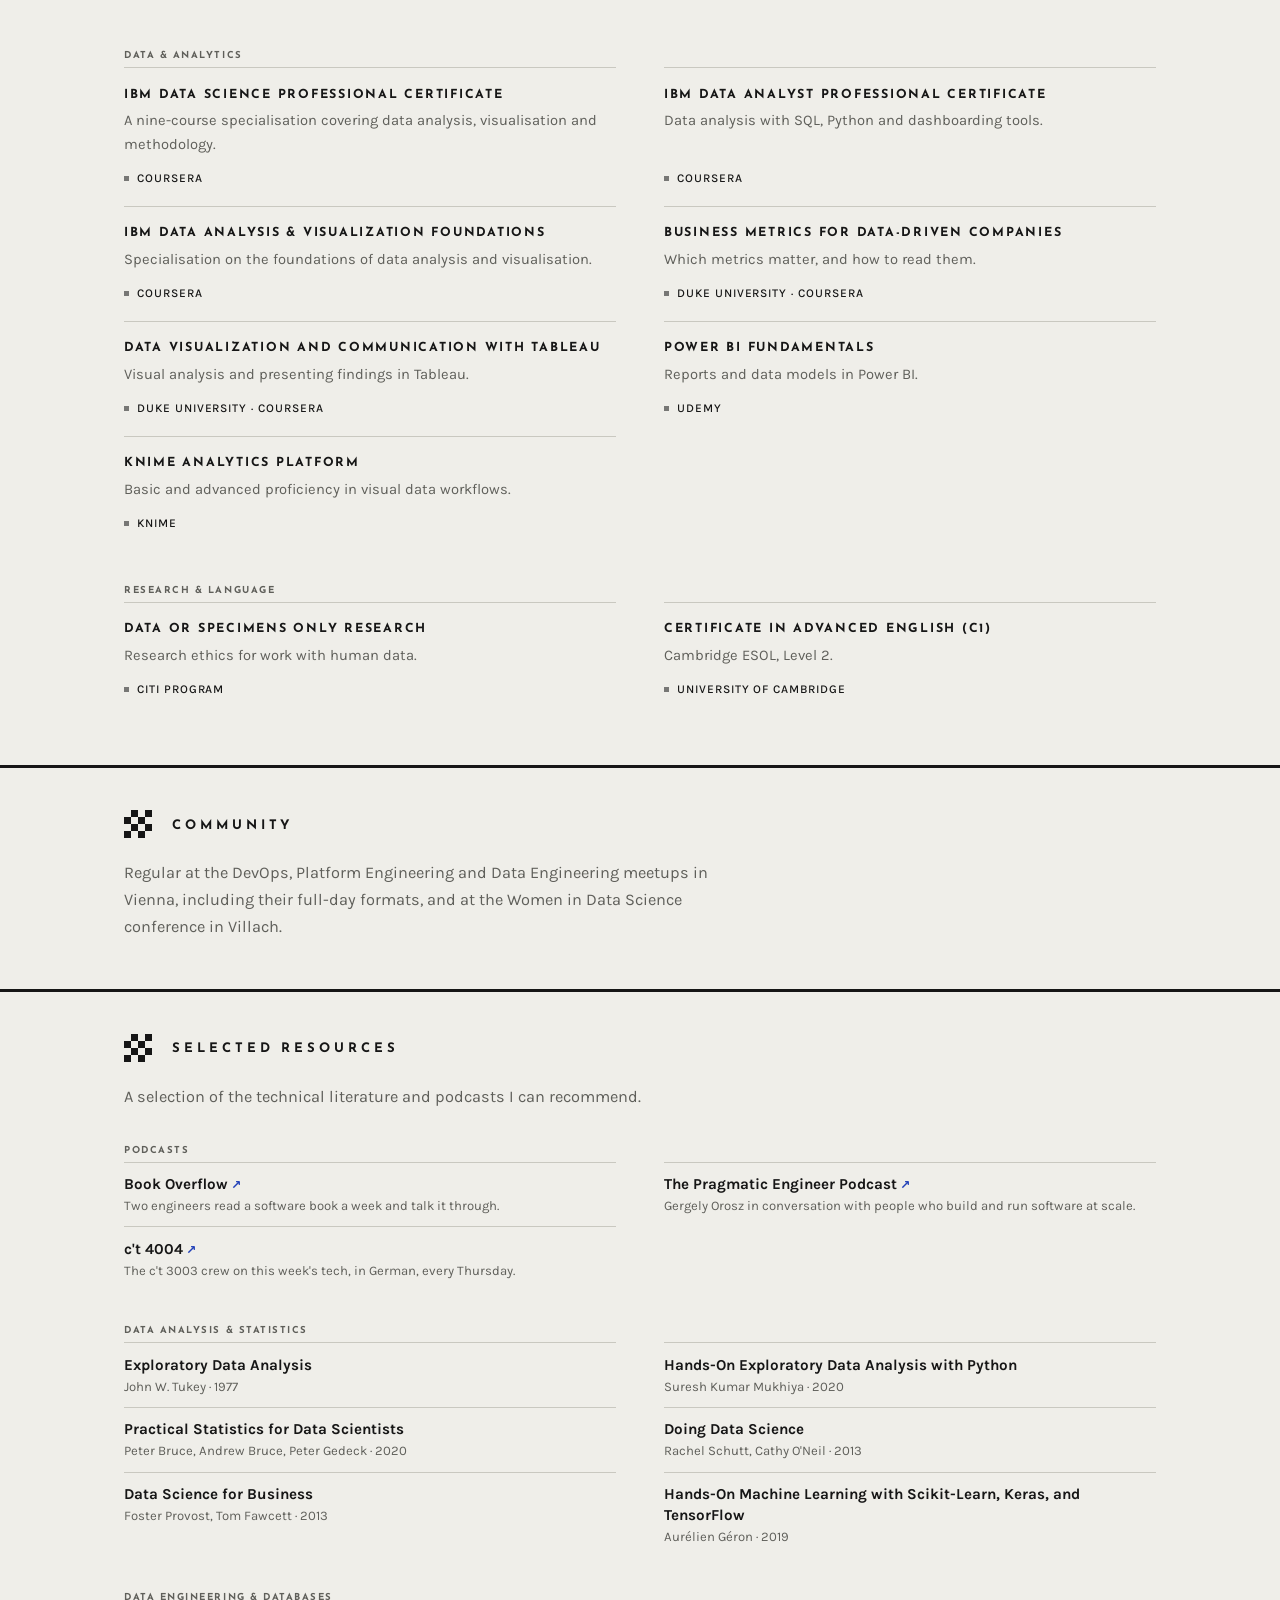
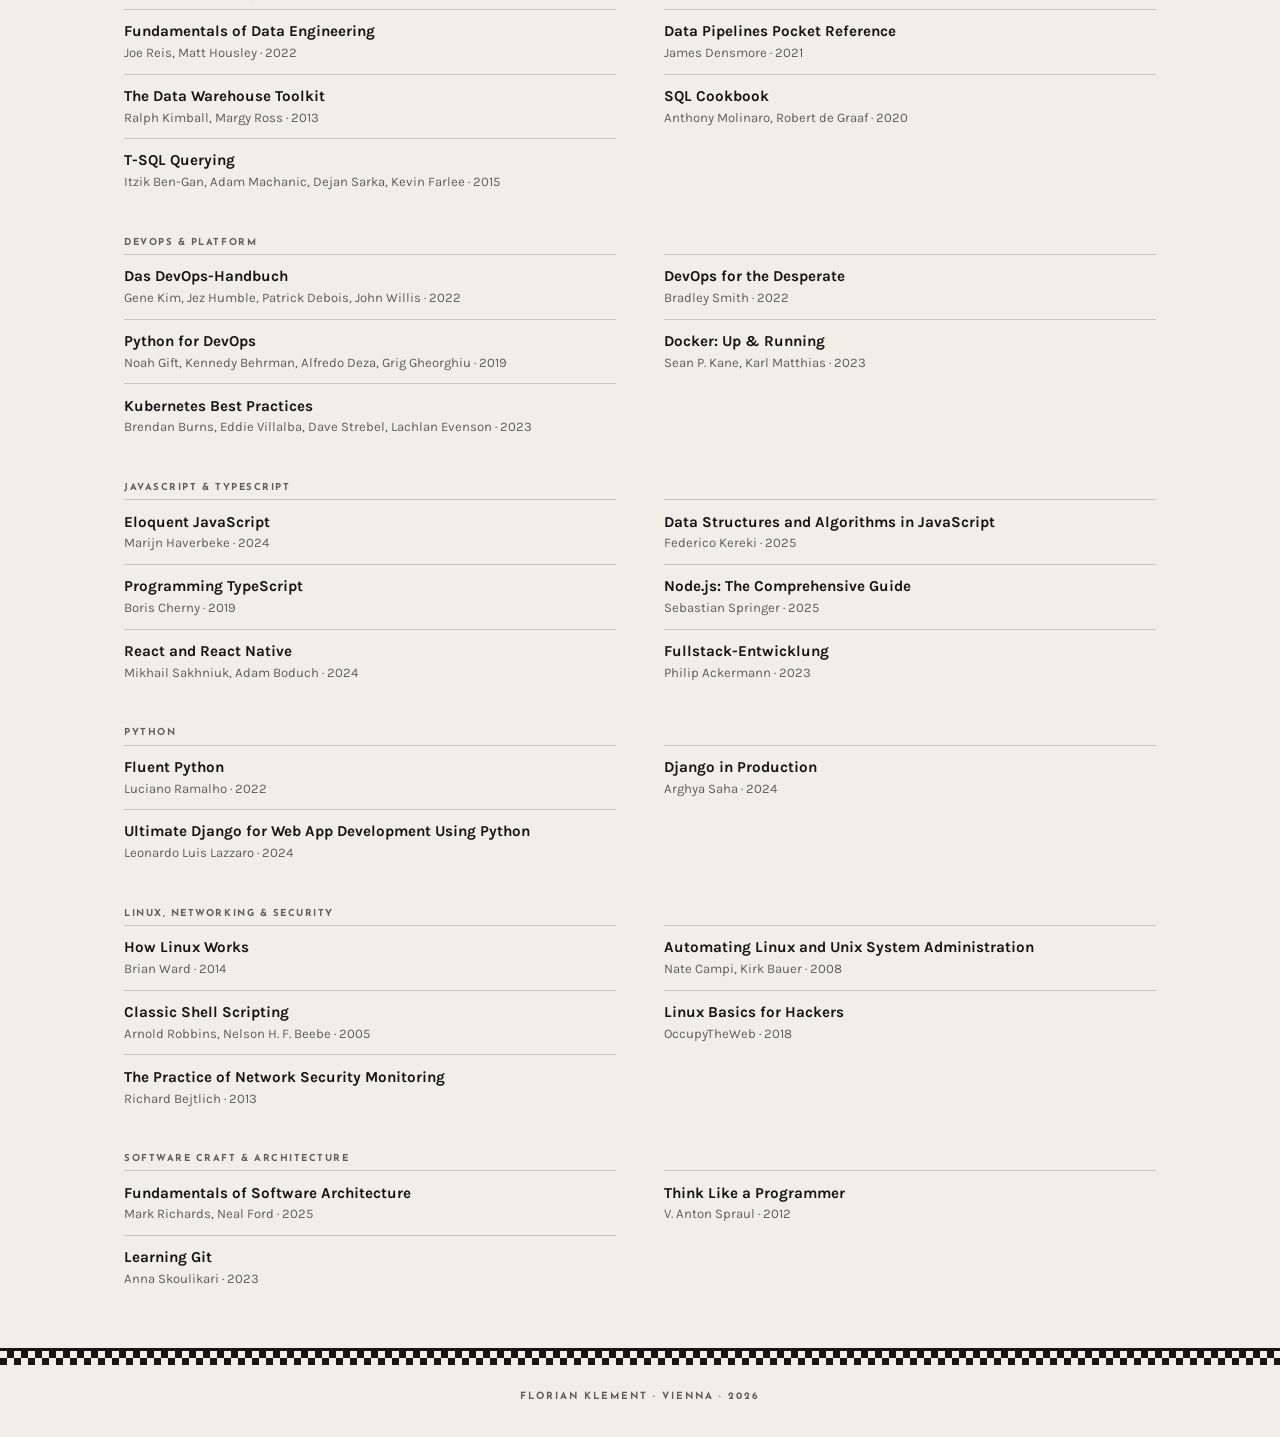
<file: background.html>
<!DOCTYPE html>
<html lang="en">
<head>
  <meta charset="UTF-8" />
  <meta name="viewport" content="width=device-width, initial-scale=1.0" />
  <title>Background · Florian Klement</title>
  <link rel="icon" href="data:image/svg+xml,<svg xmlns='http://www.w3.org/2000/svg' viewBox='0 0 32 32'><rect width='32' height='32' fill='%23efeee9'/><path fill='%232140b8' d='M0 0h8v8H0zM16 0h8v8h-8zM8 8h8v8H8zM24 8h8v8h-8zM0 16h8v8H0zM16 16h8v8h-8zM8 24h8v8H8zM24 24h8v8h-8z'/></svg>" />
  <link rel="preconnect" href="https://fonts.googleapis.com" />
  <link rel="preconnect" href="https://fonts.gstatic.com" crossorigin />
  <link href="https://fonts.googleapis.com/css2?family=Josefin+Sans:wght@400;700&family=Karla:wght@400;500;700&display=swap" rel="stylesheet" />
  <link rel="stylesheet" href="style.css?v=18" />
</head>
<body>


<nav class="topbar" aria-label="Main">
  <div class="topbar-inner">
    <a class="brand" href="index.html"><span class="brand-full">Florian Klement</span><span class="brand-short">F. Klement</span><span class="brand-mini">FK</span></a>
    <div class="topbar-links">
      <a class="nav-link" href="infra.html" data-i18n="nav.infra">Infrastructure</a>
      <a class="nav-link" href="background.html" aria-current="page" data-i18n="nav.background">Background</a>
    </div>
    <div class="controls" role="toolbar">
      <button class="ctrl-btn" id="lang-btn" aria-label="Switch language">DE</button>
      <button class="ctrl-btn" id="theme-btn" aria-label="Toggle theme">
        <svg id="icon-moon" viewBox="0 0 24 24" fill="currentColor" xmlns="http://www.w3.org/2000/svg">
          <path d="M21 12.79A9 9 0 1 1 11.21 3 7 7 0 0 0 21 12.79z"/>
        </svg>
        <svg id="icon-sun" viewBox="0 0 24 24" fill="none" stroke="currentColor" stroke-width="2" stroke-linecap="round" xmlns="http://www.w3.org/2000/svg" style="display:none">
          <circle cx="12" cy="12" r="5"/>
          <line x1="12" y1="1" x2="12" y2="3"/>
          <line x1="12" y1="21" x2="12" y2="23"/>
          <line x1="4.22" y1="4.22" x2="5.64" y2="5.64"/>
          <line x1="18.36" y1="18.36" x2="19.78" y2="19.78"/>
          <line x1="1" y1="12" x2="3" y2="12"/>
          <line x1="21" y1="12" x2="23" y2="12"/>
          <line x1="4.22" y1="19.78" x2="5.64" y2="18.36"/>
          <line x1="18.36" y1="5.64" x2="19.78" y2="4.22"/>
        </svg>
      </button>
    </div>
  </div>
</nav>

<header class="hero hero-compact">
  <div class="hero-inner">
    <div class="hero-text">
      <h1 data-i18n="bg.title">Background</h1>
      <p class="subtitle" data-i18n="bg.subtitle">What I have been responsible for, and what trained me for it</p>
      <p class="tagline" data-i18n="bg.intro">The overview page says what I do. This page says what that has meant in practice: the responsibilities I have carried in data, delivery and platform work, the studies behind them and the courses taken since. They are grouped by theme rather than by station, because the themes are what carry over.</p>
    </div>
  </div>
</header>

<main>

  <section>
    <div class="container">
      <p class="section-label" data-i18n="bg.section.duties">Responsibilities</p>
      <div class="duties">
        <article class="duty">
          <div class="card-icon blue">
            <svg viewBox="0 0 24 24" fill="none" stroke="currentColor" stroke-width="1.5" stroke-linecap="round" stroke-linejoin="round"><path d="M17.25 6.75 22.5 12l-5.25 5.25m-10.5 0L1.5 12l5.25-5.25m7.5-3-4.5 16.5"/></svg>
          </div>
          <h3 data-i18n="bg.duty1.title">Application modernisation</h3>
          <p class="duty-lead" data-i18n="bg.duty1.lead">Bringing legacy systems into the present without stopping the business that runs on them.</p>
          <ul class="tasks">
            <li data-i18n="bg.duty1.t1">Designed and built web frontends in TypeScript and React, on Bun, to replace ageing interfaces.</li>
            <li data-i18n="bg.duty1.t2">Containerised legacy and greenfield applications with Docker and deployed them to Kubernetes through custom Helm charts.</li>
            <li data-i18n="bg.duty1.t3">Designed SQL schemas and ETL pipelines that move complex datasets from legacy structures to current standards without loss.</li>
          </ul>
        </article>
        <article class="duty">
          <div class="card-icon green">
            <svg viewBox="0 0 24 24" fill="none" stroke="currentColor" stroke-width="1.5" stroke-linecap="round" stroke-linejoin="round"><path d="m6.75 7.5 3 2.25-3 2.25m4.5 0h3m-9 8.25h13.5A2.25 2.25 0 0 0 21 18V6a2.25 2.25 0 0 0-2.25-2.25H5.25A2.25 2.25 0 0 0 3 6v12a2.25 2.25 0 0 0 2.25 2.25Z"/></svg>
          </div>
          <h3 data-i18n="bg.duty2.title">Delivery automation</h3>
          <p class="duty-lead" data-i18n="bg.duty2.lead">Pipelines that build, test and ship, so that a release stops being an event.</p>
          <ul class="tasks">
            <li data-i18n="bg.duty2.t1">Built GitLab CI pipelines and Bash tooling that build, archive and deploy artifacts, which removed most manual release steps.</li>
            <li data-i18n="bg.duty2.t2">Standardised local and CI environments with Docker Compose so that development matched production.</li>
            <li data-i18n="bg.duty2.t3">Added quality gates with SonarQube static analysis and Playwright end-to-end tests.</li>
          </ul>
        </article>
        <article class="duty">
          <div class="card-icon purple">
            <svg viewBox="0 0 24 24" fill="none" stroke="currentColor" stroke-width="1.5" stroke-linecap="round" stroke-linejoin="round"><path d="M5.25 14.25h13.5m-13.5 0a3 3 0 0 1-3-3m3 3a3 3 0 1 0 0 6h13.5a3 3 0 1 0 0-6m-16.5-3a3 3 0 0 1 3-3h13.5a3 3 0 0 1 3 3m-19.5 0a4.5 4.5 0 0 1 .9-2.7L5.737 5.1a3.375 3.375 0 0 1 2.7-1.35h7.126c1.062 0 2.062.5 2.7 1.35l2.587 3.45a4.5 4.5 0 0 1 .9 2.7m0 0a3 3 0 0 1-3 3m0 3h.008v.008h-.008v-.008Zm0-6h.008v.008h-.008v-.008Zm-3 6h.008v.008h-.008v-.008Zm0-6h.008v.008h-.008v-.008Z"/></svg>
          </div>
          <h3 data-i18n="bg.duty3.title">Traffic &amp; developer tooling</h3>
          <p class="duty-lead" data-i18n="bg.duty3.lead">The layer between the network and the code, and the tools that make it visible.</p>
          <ul class="tasks">
            <li data-i18n="bg.duty3.t1">Configured Nginx and Traefik for reverse proxying and dynamic service discovery.</li>
            <li data-i18n="bg.duty3.t2">Built Python (Flask) API wrappers around command-line monitoring tools, so developers could see application health in the browser.</li>
            <li data-i18n="bg.duty3.t3">Run the same patterns privately, on a GitOps-managed Kubernetes platform with full observability and layered security.</li>
          </ul>
        </article>
        <article class="duty">
          <div class="card-icon amber">
            <svg viewBox="0 0 24 24" fill="none" stroke="currentColor" stroke-width="1.5" stroke-linecap="round" stroke-linejoin="round"><path d="M20.25 6.375c0 2.278-3.694 4.125-8.25 4.125S3.75 8.653 3.75 6.375m16.5 0c0-2.278-3.694-4.125-8.25-4.125S3.75 4.097 3.75 6.375m16.5 0v11.25c0 2.278-3.694 4.125-8.25 4.125s-8.25-1.847-8.25-4.125V6.375m16.5 2.625c0 2.278-3.694 4.125-8.25 4.125s-8.25-1.847-8.25-4.125m16.5 5.625c0 2.278-3.694 4.125-8.25 4.125s-8.25-1.847-8.25-4.125"/></svg>
          </div>
          <h3 data-i18n="bg.duty4.title">Data warehousing &amp; pipelines</h3>
          <p class="duty-lead" data-i18n="bg.duty4.lead">One central warehouse built from scratch, and the pipelines that keep it filled.</p>
          <ul class="tasks">
            <li data-i18n="bg.duty4.t1">Designed a unified data warehouse from scratch, with a schema built for aggregation and anonymisation, as the central source for analysts.</li>
            <li data-i18n="bg.duty4.t2">Developed Python and SQL pipelines for ingestion and for large-scale external extracts over SFTP.</li>
            <li data-i18n="bg.duty4.t3">Optimised high-load SQL databases and wrote migration scripts that brought unstructured product data into existing patterns.</li>
            <li data-i18n="bg.duty4.t4">Built pipelines for parsing, normalising and standardising address data, and matched messy address stocks against geographic hierarchies and coordinates.</li>
          </ul>
        </article>
        <article class="duty">
          <div class="card-icon blue">
            <svg viewBox="0 0 24 24" fill="none" stroke="currentColor" stroke-width="1.5" stroke-linecap="round" stroke-linejoin="round"><path d="M3 13.125C3 12.504 3.504 12 4.125 12h2.25c.621 0 1.125.504 1.125 1.125v6.75C7.5 20.496 6.996 21 6.375 21h-2.25A1.125 1.125 0 0 1 3 19.875v-6.75ZM9.75 8.625c0-.621.504-1.125 1.125-1.125h2.25c.621 0 1.125.504 1.125 1.125v11.25c0 .621-.504 1.125-1.125 1.125h-2.25a1.125 1.125 0 0 1-1.125-1.125V8.625ZM16.5 4.125c0-.621.504-1.125 1.125-1.125h2.25C20.496 3 21 3.504 21 4.125v15.75c0 .621-.504 1.125-1.125 1.125h-2.25a1.125 1.125 0 0 1-1.125-1.125V4.125Z"/></svg>
          </div>
          <h3 data-i18n="bg.duty5.title">Data quality &amp; reporting</h3>
          <p class="duty-lead" data-i18n="bg.duty5.lead">Knowing the data is right before anyone builds on it, and showing what it says.</p>
          <ul class="tasks">
            <li data-i18n="bg.duty5.t1">Implemented statistical monitoring and threshold-based alerting in R and Python to catch ingestion errors and product incidents before they reached a report.</li>
            <li data-i18n="bg.duty5.t2">Reported performance figures through custom dashboards (SSRS, Python) and ad-hoc visualisations.</li>
            <li data-i18n="bg.duty5.t3">Was the first contact for external stakeholders and turned their requirements into data deliveries.</li>
          </ul>
        </article>
        <article class="duty">
          <div class="card-icon green">
            <svg viewBox="0 0 24 24" fill="none" stroke="currentColor" stroke-width="1.5" stroke-linecap="round" stroke-linejoin="round"><path d="M20.25 8.511c.884.284 1.5 1.128 1.5 2.097v4.286c0 1.136-.847 2.1-1.98 2.193-.34.027-.68.052-1.02.072v3.091l-3-3c-1.354 0-2.694-.055-4.02-.163a2.115 2.115 0 0 1-.825-.242m9.345-8.334a2.126 2.126 0 0 0-.476-.095 48.64 48.64 0 0 0-8.048 0c-1.131.094-1.976 1.057-1.976 2.192v4.286c0 .837.46 1.58 1.155 1.951m9.345-8.334V6.637c0-1.621-1.152-3.026-2.76-3.235A48.455 48.455 0 0 0 11.25 3c-2.115 0-4.198.137-6.24.402-1.608.209-2.76 1.614-2.76 3.235v6.226c0 1.621 1.152 3.026 2.76 3.235.577.075 1.157.14 1.74.194V21l4.155-4.155"/></svg>
          </div>
          <h3 data-i18n="bg.duty6.title">Requirements &amp; stakeholders</h3>
          <p class="duty-lead" data-i18n="bg.duty6.lead">Translating between the people who need software and the people who build it.</p>
          <ul class="tasks">
            <li data-i18n="bg.duty6.t1">Mediated for end users, translating qualitative requirements into precise technical specifications.</li>
            <li data-i18n="bg.duty6.t2">Defined data specifications with product owners and finalised feature scopes.</li>
            <li data-i18n="bg.duty6.t3">Was the standing interface between business units and engineering.</li>
          </ul>
        </article>
        <article class="duty">
          <div class="card-icon amber">
            <svg viewBox="0 0 24 24" fill="none" stroke="currentColor" stroke-width="1.5" stroke-linecap="round" stroke-linejoin="round"><path d="M9 12.75 11.25 15 15 9.75m-3-7.036A11.959 11.959 0 0 1 3.598 6 11.99 11.99 0 0 0 3 9.749c0 5.592 3.824 10.29 9 11.623 5.176-1.332 9-6.03 9-11.622 0-1.31-.21-2.571-.598-3.751h-.152c-3.196 0-6.1-1.248-8.25-3.285Z"/></svg>
          </div>
          <h3 data-i18n="bg.duty7.title">Security hardening &amp; standards</h3>
          <p class="duty-lead" data-i18n="bg.duty7.lead">Making the secure configuration the default one, across teams.</p>
          <ul class="tasks">
            <li data-i18n="bg.duty7.t1">Co-authored guidelines for Docker deployments, security hardening and standardised server configuration with colleagues from other units.</li>
            <li data-i18n="bg.duty7.t2">Moved container workloads from rootful to rootless Docker, with SELinux integration and standardised UID/GID namespace mapping.</li>
            <li data-i18n="bg.duty7.t3">Wired a central artifact repository for container images into the build and deploy pipelines.</li>
          </ul>
        </article>
        <article class="duty">
          <div class="card-icon purple">
            <svg viewBox="0 0 24 24" fill="none" stroke="currentColor" stroke-width="1.5" stroke-linecap="round" stroke-linejoin="round"><path d="M15 19.128a9.38 9.38 0 0 0 2.625.372 9.337 9.337 0 0 0 4.121-.952 4.125 4.125 0 0 0-7.533-2.493M15 19.128v-.003c0-1.113-.285-2.16-.786-3.07M15 19.128v.106A12.318 12.318 0 0 1 8.624 21c-2.331 0-4.512-.645-6.374-1.766l-.001-.109a6.375 6.375 0 0 1 11.964-3.07M12 6.375a3.375 3.375 0 1 1-6.75 0 3.375 3.375 0 0 1 6.75 0Zm8.25 2.25a2.625 2.625 0 1 1-5.25 0 2.625 2.625 0 0 1 5.25 0Z"/></svg>
          </div>
          <h3 data-i18n="bg.duty8.title">Knowledge sharing &amp; mentoring</h3>
          <p class="duty-lead" data-i18n="bg.duty8.lead">Documentation that is still useful after the meeting, and colleagues who can take a stack over.</p>
          <ul class="tasks">
            <li data-i18n="bg.duty8.t1">Contributed a React and TypeScript frontend as an internal reference stack, with architecture, tooling, design decisions and operations documented in writing.</li>
            <li data-i18n="bg.duty8.t2">Kept GitLab wikis, Markdown architecture notes and structured issue threads as the shared record of decisions.</li>
            <li data-i18n="bg.duty8.t3">Mentored interns and a junior engineer through onboarding and day-to-day code work.</li>
          </ul>
        </article>
      </div>
    </div>
  </section>

  <section>
    <div class="container">
      <p class="section-label" data-i18n="bg.section.edu">Studies</p>
      <div class="edu-grid">
        <article class="edu">
          <div class="card-icon purple">
            <svg viewBox="0 0 24 24" fill="none" stroke="currentColor" stroke-width="1.5" stroke-linecap="round" stroke-linejoin="round"><path d="M4.26 10.147a60.438 60.438 0 0 0-.491 6.347A48.62 48.62 0 0 1 12 20.904a48.62 48.62 0 0 1 8.232-4.41 60.46 60.46 0 0 0-.491-6.347m-15.482 0a50.636 50.636 0 0 0-2.658-.813A59.906 59.906 0 0 1 12 3.493a59.903 59.903 0 0 1 10.399 5.84c-.896.248-1.783.52-2.658.814m-15.482 0A50.717 50.717 0 0 1 12 13.489a50.702 50.702 0 0 1 7.74-3.342M6.75 15a.75.75 0 1 0 0-1.5.75.75 0 0 0 0 1.5Zm0 0v-3.675A55.378 55.378 0 0 1 12 8.443m-7.007 11.55A5.981 5.981 0 0 0 6.75 15.75v-1.5"/></svg>
          </div>
          <div>
            <h3 data-i18n="bg.edu1.title">M.A. Digital Humanities</h3>
            <p class="edu-sub" data-i18n="bg.edu1.sub">Focus on NLP and data science · University of Vienna</p>
            <p class="edu-body" data-i18n="bg.edu1.body">The thesis built a full NLP pipeline, from tokenisation and embeddings to LDA topic modelling and network analysis, over a corpus of gothic fiction. Alongside the thesis I refactored a legacy text-analysis toolset from Perl to Python and built a weakly supervised NER model for medical text with PyTorch and Knodle. I graduated with distinction and held a performance scholarship.</p>
          </div>
        </article>
        <article class="edu">
          <div class="card-icon amber">
            <svg viewBox="0 0 24 24" fill="none" stroke="currentColor" stroke-width="1.5" stroke-linecap="round" stroke-linejoin="round"><path d="M12 6.042A8.967 8.967 0 0 0 6 3.75c-1.052 0-2.062.18-3 .512v14.25A8.987 8.987 0 0 1 6 18c2.305 0 4.408.867 6 2.292m0-14.25a8.966 8.966 0 0 1 6-2.292c1.052 0 2.062.18 3 .512v14.25A8.987 8.987 0 0 0 18 18a8.967 8.967 0 0 0-6 2.292m0-14.25v14.25"/></svg>
          </div>
          <div>
            <h3 data-i18n="bg.edu2.title">B.A. Comparative Literature</h3>
            <p class="edu-sub" data-i18n="bg.edu2.sub">Applied literary studies · University of Vienna</p>
            <p class="edu-body" data-i18n="bg.edu2.body">Close reading came before distant reading. Learning how texts are built is what later made the computational work on them worth doing. I held a performance scholarship.</p>
          </div>
        </article>
      </div>
    </div>
  </section>

  <section>
    <div class="container">
      <p class="section-label" data-i18n="bg.section.certs">Certificates &amp; courses</p>
      <p class="cert-group-label" data-i18n="bg.certgroup.eng">Engineering</p>
      <ul class="certs">
        <li class="cert">
          <div class="cert-main">
            <h3 data-i18n="bg.cert1.title">Decoding DevOps</h3>
            <p data-i18n="bg.cert1.desc">Infrastructure automation, Jenkins, Argo CD, Kubernetes and monitoring.</p>
          </div>
          <span class="cert-prov" data-i18n="bg.cert1.prov">Udemy</span>
        </li>
        <li class="cert">
          <div class="cert-main">
            <h3 data-i18n="bg.cert2.title">The Complete Full-Stack Web Development Bootcamp</h3>
            <p data-i18n="bg.cert2.desc">Modern web architecture with React, Express, Node.js and database integration.</p>
          </div>
          <span class="cert-prov" data-i18n="bg.cert2.prov">Udemy</span>
        </li>
        <li class="cert">
          <div class="cert-main">
            <h3 data-i18n="bg.cert13.title">Object Oriented Programming in Python</h3>
            <p data-i18n="bg.cert13.desc">Classes, inheritance and design principles for object oriented Python.</p>
          </div>
          <span class="cert-prov" data-i18n="bg.cert13.prov">Boot.dev</span>
        </li>
        <li class="cert">
          <div class="cert-main">
            <h3 data-i18n="bg.cert14.title">Backend Developer Path, TypeScript and Python</h3>
            <p data-i18n="bg.cert14.desc">Course path on HTTP servers, SQL, algorithms and distributed systems.</p>
          </div>
          <div class="cert-meta">
            <span class="cert-prov" data-i18n="bg.cert14.prov">Boot.dev</span>
            <span class="cert-state" data-i18n="bg.cert.ongoing">In progress</span>
          </div>
        </li>
        <li class="cert">
          <div class="cert-main">
            <h3 data-i18n="bg.cert15.title">DevOps Engineer Path, Go and Python</h3>
            <p data-i18n="bg.cert15.desc">Course path on Linux, Docker, Kubernetes, CI/CD and cloud deployment.</p>
          </div>
          <div class="cert-meta">
            <span class="cert-prov" data-i18n="bg.cert15.prov">Boot.dev</span>
            <span class="cert-state" data-i18n="bg.cert.ongoing">In progress</span>
          </div>
        </li>
      </ul>
      <p class="cert-group-label" data-i18n="bg.certgroup.method">Methods</p>
      <ul class="certs">
        <li class="cert">
          <div class="cert-main">
            <h3 data-i18n="bg.cert12.title">Klare Anforderungen für kleinere IT-Projekte entwickeln</h3>
            <p data-i18n="bg.cert12.desc">Seminar on requirements engineering for smaller IT projects in public administration.</p>
          </div>
          <span class="cert-prov" data-i18n="bg.cert12.prov">Verwaltungsakademie des Bundes</span>
        </li>
      </ul>
      <p class="cert-group-label" data-i18n="bg.certgroup.data">Data &amp; analytics</p>
      <ul class="certs">
        <li class="cert">
          <div class="cert-main">
            <h3 data-i18n="bg.cert3.title">IBM Data Science Professional Certificate</h3>
            <p data-i18n="bg.cert3.desc">A nine-course specialisation covering data analysis, visualisation and methodology.</p>
          </div>
          <span class="cert-prov" data-i18n="bg.cert3.prov">Coursera</span>
        </li>
        <li class="cert">
          <div class="cert-main">
            <h3 data-i18n="bg.cert4.title">IBM Data Analyst Professional Certificate</h3>
            <p data-i18n="bg.cert4.desc">Data analysis with SQL, Python and dashboarding tools.</p>
          </div>
          <span class="cert-prov" data-i18n="bg.cert4.prov">Coursera</span>
        </li>
        <li class="cert">
          <div class="cert-main">
            <h3 data-i18n="bg.cert5.title">IBM Data Analysis &amp; Visualization Foundations</h3>
            <p data-i18n="bg.cert5.desc">Specialisation on the foundations of data analysis and visualisation.</p>
          </div>
          <span class="cert-prov" data-i18n="bg.cert5.prov">Coursera</span>
        </li>
        <li class="cert">
          <div class="cert-main">
            <h3 data-i18n="bg.cert6.title">Business Metrics for Data-Driven Companies</h3>
            <p data-i18n="bg.cert6.desc">Which metrics matter, and how to read them.</p>
          </div>
          <span class="cert-prov" data-i18n="bg.cert6.prov">Duke University · Coursera</span>
        </li>
        <li class="cert">
          <div class="cert-main">
            <h3 data-i18n="bg.cert7.title">Data Visualization and Communication with Tableau</h3>
            <p data-i18n="bg.cert7.desc">Visual analysis and presenting findings in Tableau.</p>
          </div>
          <span class="cert-prov" data-i18n="bg.cert7.prov">Duke University · Coursera</span>
        </li>
        <li class="cert">
          <div class="cert-main">
            <h3 data-i18n="bg.cert8.title">Power BI Fundamentals</h3>
            <p data-i18n="bg.cert8.desc">Reports and data models in Power BI.</p>
          </div>
          <span class="cert-prov" data-i18n="bg.cert8.prov">Udemy</span>
        </li>
        <li class="cert">
          <div class="cert-main">
            <h3 data-i18n="bg.cert9.title">KNIME Analytics Platform</h3>
            <p data-i18n="bg.cert9.desc">Basic and advanced proficiency in visual data workflows.</p>
          </div>
          <span class="cert-prov" data-i18n="bg.cert9.prov">KNIME</span>
        </li>
      </ul>
      <p class="cert-group-label" data-i18n="bg.certgroup.other">Research &amp; language</p>
      <ul class="certs">
        <li class="cert">
          <div class="cert-main">
            <h3 data-i18n="bg.cert10.title">Data or Specimens Only Research</h3>
            <p data-i18n="bg.cert10.desc">Research ethics for work with human data.</p>
          </div>
          <span class="cert-prov" data-i18n="bg.cert10.prov">CITI Program</span>
        </li>
        <li class="cert">
          <div class="cert-main">
            <h3 data-i18n="bg.cert11.title">Certificate in Advanced English (C1)</h3>
            <p data-i18n="bg.cert11.desc">Cambridge ESOL, Level 2.</p>
          </div>
          <span class="cert-prov" data-i18n="bg.cert11.prov">University of Cambridge</span>
        </li>
      </ul>
    </div>
  </section>

  <section>
    <div class="container">
      <p class="section-label" data-i18n="bg.section.community">Community</p>
      <p class="community-body" data-i18n="bg.community.body">Regular at the DevOps, Platform Engineering and Data Engineering meetups in Vienna, including their full-day formats, and at the Women in Data Science conference in Villach.</p>
    </div>
  </section>

  <section>
    <div class="container">
      <p class="section-label" data-i18n="bg.section.reading">Selected resources</p>
      <p class="reading-intro" data-i18n="bg.reading.intro">A selection of the technical literature and podcasts I can recommend.</p>
      <p class="cert-group-label" data-i18n="bg.readgroup.pod">Podcasts</p>
      <ul class="books">
        <li class="book"><a class="book-title book-link" href="https://www.bookoverflow.io/" target="_blank" rel="noopener">Book Overflow</a><span class="book-author" data-i18n="bg.pod1.desc">Two engineers read a software book a week and talk it through.</span></li>
        <li class="book"><a class="book-title book-link" href="https://newsletter.pragmaticengineer.com/podcast" target="_blank" rel="noopener">The Pragmatic Engineer Podcast</a><span class="book-author" data-i18n="bg.pod2.desc">Gergely Orosz in conversation with people who build and run software at scale.</span></li>
        <li class="book"><a class="book-title book-link" href="https://www.heise.de/news/c-t-4004-Neuer-Podcast-von-c-t-3003-11102842.html" target="_blank" rel="noopener">c&#39;t 4004</a><span class="book-author" data-i18n="bg.pod3.desc">The c&#39;t 3003 crew on this week&#39;s tech, in German, every Thursday.</span></li>
      </ul>
      <p class="cert-group-label" data-i18n="bg.readgroup.data">Data analysis &amp; statistics</p>
      <ul class="books">
        <li class="book"><span class="book-title">Exploratory Data Analysis</span><span class="book-author">John W. Tukey · 1977</span></li>
        <li class="book"><span class="book-title">Hands-On Exploratory Data Analysis with Python</span><span class="book-author">Suresh Kumar Mukhiya · 2020</span></li>
        <li class="book"><span class="book-title">Practical Statistics for Data Scientists</span><span class="book-author">Peter Bruce, Andrew Bruce, Peter Gedeck · 2020</span></li>
        <li class="book"><span class="book-title">Doing Data Science</span><span class="book-author">Rachel Schutt, Cathy O'Neil · 2013</span></li>
        <li class="book"><span class="book-title">Data Science for Business</span><span class="book-author">Foster Provost, Tom Fawcett · 2013</span></li>
        <li class="book"><span class="book-title">Hands-On Machine Learning with Scikit-Learn, Keras, and TensorFlow</span><span class="book-author">Aurélien Géron · 2019</span></li>
      </ul>
      <p class="cert-group-label" data-i18n="bg.readgroup.de">Data engineering &amp; databases</p>
      <ul class="books">
        <li class="book"><span class="book-title">Fundamentals of Data Engineering</span><span class="book-author">Joe Reis, Matt Housley · 2022</span></li>
        <li class="book"><span class="book-title">Data Pipelines Pocket Reference</span><span class="book-author">James Densmore · 2021</span></li>
        <li class="book"><span class="book-title">The Data Warehouse Toolkit</span><span class="book-author">Ralph Kimball, Margy Ross · 2013</span></li>
        <li class="book"><span class="book-title">SQL Cookbook</span><span class="book-author">Anthony Molinaro, Robert de Graaf · 2020</span></li>
        <li class="book"><span class="book-title">T-SQL Querying</span><span class="book-author">Itzik Ben-Gan, Adam Machanic, Dejan Sarka, Kevin Farlee · 2015</span></li>
      </ul>
      <p class="cert-group-label" data-i18n="bg.readgroup.ops">DevOps &amp; platform</p>
      <ul class="books">
        <li class="book"><span class="book-title">Das DevOps-Handbuch</span><span class="book-author">Gene Kim, Jez Humble, Patrick Debois, John Willis · 2022</span></li>
        <li class="book"><span class="book-title">DevOps for the Desperate</span><span class="book-author">Bradley Smith · 2022</span></li>
        <li class="book"><span class="book-title">Python for DevOps</span><span class="book-author">Noah Gift, Kennedy Behrman, Alfredo Deza, Grig Gheorghiu · 2019</span></li>
        <li class="book"><span class="book-title">Docker: Up &amp; Running</span><span class="book-author">Sean P. Kane, Karl Matthias · 2023</span></li>
        <li class="book"><span class="book-title">Kubernetes Best Practices</span><span class="book-author">Brendan Burns, Eddie Villalba, Dave Strebel, Lachlan Evenson · 2023</span></li>
      </ul>
      <p class="cert-group-label" data-i18n="bg.readgroup.js">JavaScript &amp; TypeScript</p>
      <ul class="books">
        <li class="book"><span class="book-title">Eloquent JavaScript</span><span class="book-author">Marijn Haverbeke · 2024</span></li>
        <li class="book"><span class="book-title">Data Structures and Algorithms in JavaScript</span><span class="book-author">Federico Kereki · 2025</span></li>
        <li class="book"><span class="book-title">Programming TypeScript</span><span class="book-author">Boris Cherny · 2019</span></li>
        <li class="book"><span class="book-title">Node.js: The Comprehensive Guide</span><span class="book-author">Sebastian Springer · 2025</span></li>
        <li class="book"><span class="book-title">React and React Native</span><span class="book-author">Mikhail Sakhniuk, Adam Boduch · 2024</span></li>
        <li class="book"><span class="book-title">Fullstack-Entwicklung</span><span class="book-author">Philip Ackermann · 2023</span></li>
      </ul>
      <p class="cert-group-label" data-i18n="bg.readgroup.py">Python</p>
      <ul class="books">
        <li class="book"><span class="book-title">Fluent Python</span><span class="book-author">Luciano Ramalho · 2022</span></li>
        <li class="book"><span class="book-title">Django in Production</span><span class="book-author">Arghya Saha · 2024</span></li>
        <li class="book"><span class="book-title">Ultimate Django for Web App Development Using Python</span><span class="book-author">Leonardo Luis Lazzaro · 2024</span></li>
      </ul>
      <p class="cert-group-label" data-i18n="bg.readgroup.nix">Linux, networking &amp; security</p>
      <ul class="books">
        <li class="book"><span class="book-title">How Linux Works</span><span class="book-author">Brian Ward · 2014</span></li>
        <li class="book"><span class="book-title">Automating Linux and Unix System Administration</span><span class="book-author">Nate Campi, Kirk Bauer · 2008</span></li>
        <li class="book"><span class="book-title">Classic Shell Scripting</span><span class="book-author">Arnold Robbins, Nelson H. F. Beebe · 2005</span></li>
        <li class="book"><span class="book-title">Linux Basics for Hackers</span><span class="book-author">OccupyTheWeb · 2018</span></li>
        <li class="book"><span class="book-title">The Practice of Network Security Monitoring</span><span class="book-author">Richard Bejtlich · 2013</span></li>
      </ul>
      <p class="cert-group-label" data-i18n="bg.readgroup.craft">Software craft &amp; architecture</p>
      <ul class="books">
        <li class="book"><span class="book-title">Fundamentals of Software Architecture</span><span class="book-author">Mark Richards, Neal Ford · 2025</span></li>
        <li class="book"><span class="book-title">Think Like a Programmer</span><span class="book-author">V. Anton Spraul · 2012</span></li>
        <li class="book"><span class="book-title">Learning Git</span><span class="book-author">Anna Skoulikari · 2023</span></li>
      </ul>
    </div>
  </section>

</main>

<footer>
  <span data-i18n="footer">Florian Klement · Vienna · 2026</span>
</footer>

<script src="background.i18n.js?v=18"></script>
<script src="main.js?v=18"></script>
</body>
</html>
</file>
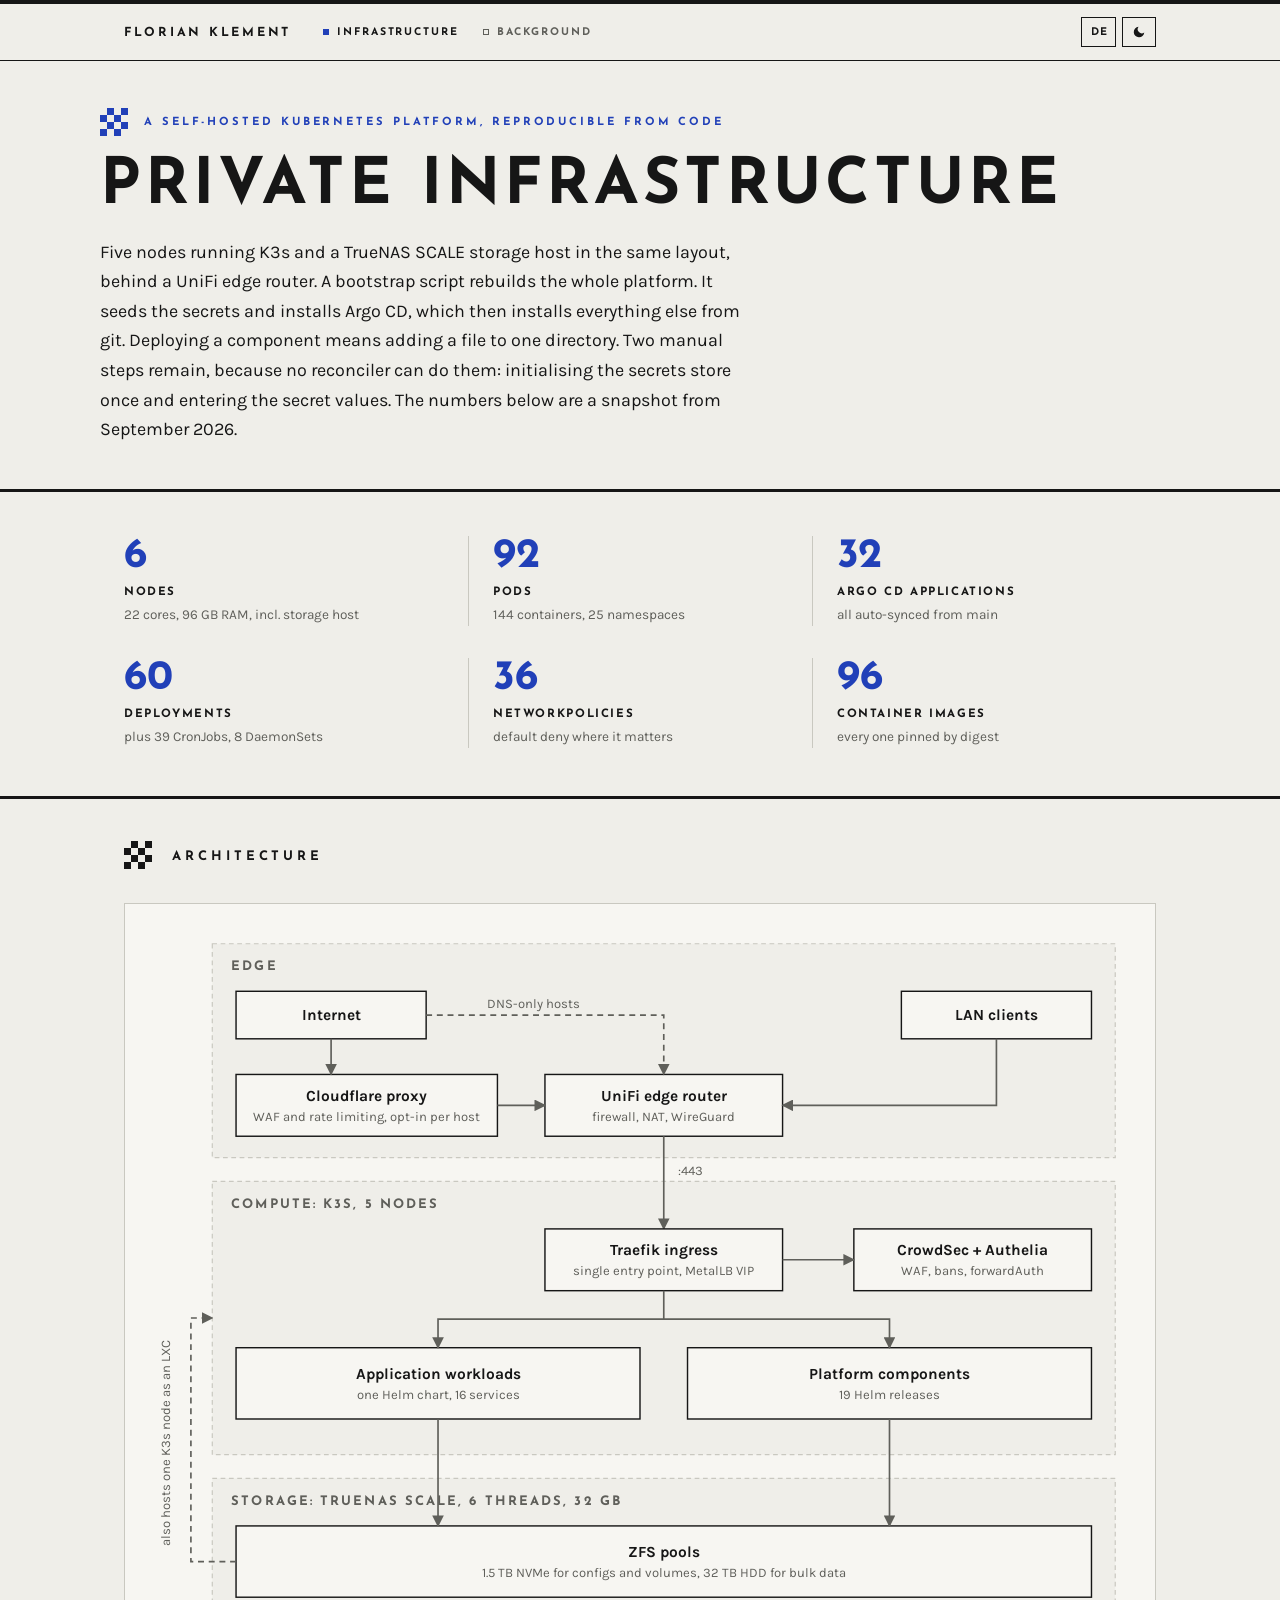
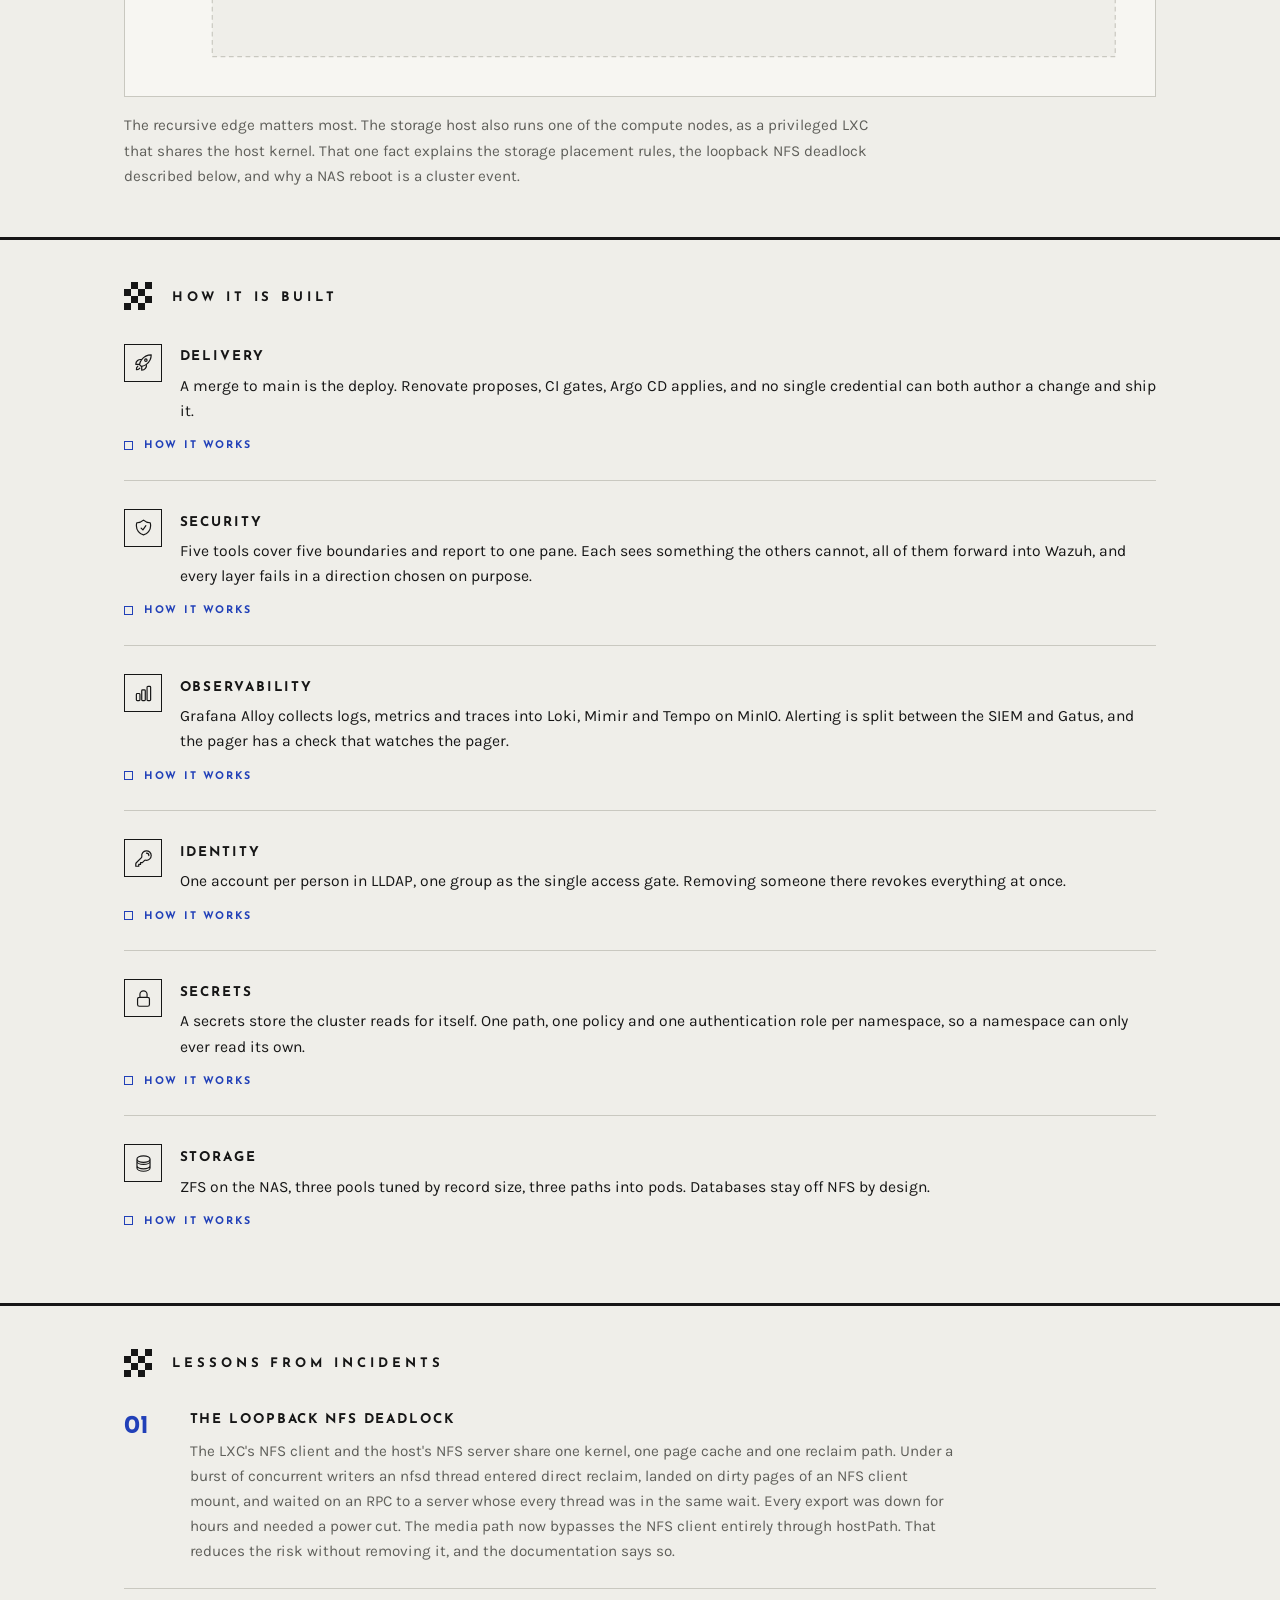
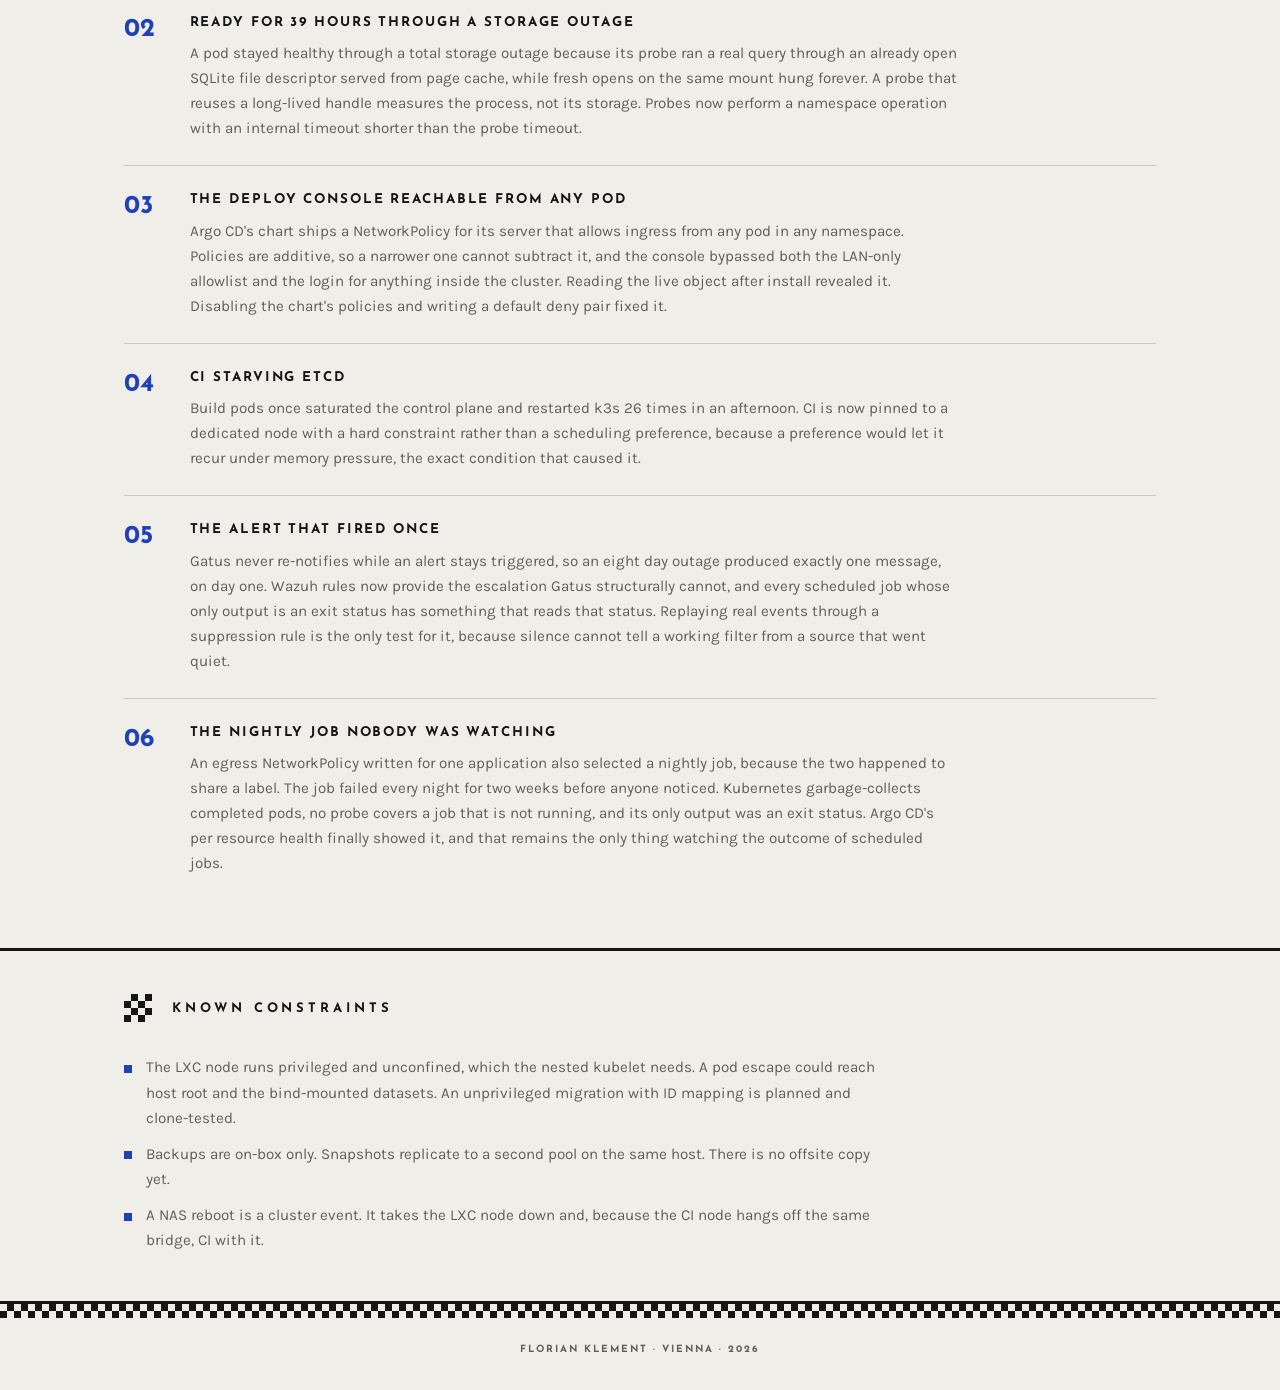
<file: infra.html>
<!DOCTYPE html>
<html lang="en">
<head>
  <meta charset="UTF-8" />
  <meta name="viewport" content="width=device-width, initial-scale=1.0" />
  <title>Private infrastructure · Florian Klement</title>
  <link rel="icon" href="data:image/svg+xml,<svg xmlns='http://www.w3.org/2000/svg' viewBox='0 0 32 32'><rect width='32' height='32' fill='%23efeee9'/><path fill='%232140b8' d='M0 0h8v8H0zM16 0h8v8h-8zM8 8h8v8H8zM24 8h8v8h-8zM0 16h8v8H0zM16 16h8v8h-8zM8 24h8v8H8zM24 24h8v8h-8z'/></svg>" />
  <link rel="preconnect" href="https://fonts.googleapis.com" />
  <link rel="preconnect" href="https://fonts.gstatic.com" crossorigin />
  <link href="https://fonts.googleapis.com/css2?family=Josefin+Sans:wght@400;700&family=Karla:wght@400;500;700&display=swap" rel="stylesheet" />
  <link rel="stylesheet" href="style.css?v=18" />
</head>
<body>


<nav class="topbar" aria-label="Main">
  <div class="topbar-inner">
    <a class="brand" href="index.html"><span class="brand-full">Florian Klement</span><span class="brand-short">F. Klement</span><span class="brand-mini">FK</span></a>
    <div class="topbar-links">
      <a class="nav-link" href="infra.html" aria-current="page" data-i18n="nav.infra">Infrastructure</a>
      <a class="nav-link" href="background.html" data-i18n="nav.background">Background</a>
    </div>
    <div class="controls" role="toolbar">
      <button class="ctrl-btn" id="lang-btn" aria-label="Switch language">DE</button>
      <button class="ctrl-btn" id="theme-btn" aria-label="Toggle theme">
        <svg id="icon-moon" viewBox="0 0 24 24" fill="currentColor" xmlns="http://www.w3.org/2000/svg">
          <path d="M21 12.79A9 9 0 1 1 11.21 3 7 7 0 0 0 21 12.79z"/>
        </svg>
        <svg id="icon-sun" viewBox="0 0 24 24" fill="none" stroke="currentColor" stroke-width="2" stroke-linecap="round" xmlns="http://www.w3.org/2000/svg" style="display:none">
          <circle cx="12" cy="12" r="5"/>
          <line x1="12" y1="1" x2="12" y2="3"/>
          <line x1="12" y1="21" x2="12" y2="23"/>
          <line x1="4.22" y1="4.22" x2="5.64" y2="5.64"/>
          <line x1="18.36" y1="18.36" x2="19.78" y2="19.78"/>
          <line x1="1" y1="12" x2="3" y2="12"/>
          <line x1="21" y1="12" x2="23" y2="12"/>
          <line x1="4.22" y1="19.78" x2="5.64" y2="18.36"/>
          <line x1="18.36" y1="5.64" x2="19.78" y2="4.22"/>
        </svg>
      </button>
    </div>
  </div>
</nav>

<header class="hero hero-compact">
  <div class="hero-inner">
    <div class="hero-text">
      <h1 data-i18n="hl.title">Private infrastructure</h1>
      <p class="subtitle" data-i18n="hl.subtitle">A self-hosted Kubernetes platform, reproducible from code</p>
      <p class="tagline" data-i18n="hl.intro">Five nodes running K3s and a TrueNAS SCALE storage host in the same layout, behind a UniFi edge router. A bootstrap script rebuilds the whole platform. It seeds the secrets and installs Argo CD, which then installs everything else from git. Deploying a component means adding a file to one directory. Two manual steps remain, because no reconciler can do them: initialising the secrets store once and entering the secret values. The numbers below are a snapshot from September 2026.</p>
    </div>
  </div>
</header>

<main>

  <section>
    <div class="container">
      <div class="stats">
        <div class="stat">
          <span class="stat-num">6</span>
          <span class="stat-label" data-i18n="hl.stat.nodes">nodes</span>
          <span class="stat-sub" data-i18n="hl.stat.nodes.sub">22 cores, 96 GB RAM, incl. storage host</span>
        </div>
        <div class="stat">
          <span class="stat-num">92</span>
          <span class="stat-label" data-i18n="hl.stat.pods">pods</span>
          <span class="stat-sub" data-i18n="hl.stat.pods.sub">144 containers, 25 namespaces</span>
        </div>
        <div class="stat">
          <span class="stat-num">32</span>
          <span class="stat-label" data-i18n="hl.stat.argo">Argo CD applications</span>
          <span class="stat-sub" data-i18n="hl.stat.argo.sub">all auto-synced from main</span>
        </div>
        <div class="stat">
          <span class="stat-num">60</span>
          <span class="stat-label" data-i18n="hl.stat.deploy">Deployments</span>
          <span class="stat-sub" data-i18n="hl.stat.deploy.sub">plus 39 CronJobs, 8 DaemonSets</span>
        </div>
        <div class="stat">
          <span class="stat-num">36</span>
          <span class="stat-label" data-i18n="hl.stat.netpol">NetworkPolicies</span>
          <span class="stat-sub" data-i18n="hl.stat.netpol.sub">default deny where it matters</span>
        </div>
        <div class="stat">
          <span class="stat-num">96</span>
          <span class="stat-label" data-i18n="hl.stat.images">container images</span>
          <span class="stat-sub" data-i18n="hl.stat.images.sub">every one pinned by digest</span>
        </div>
      </div>
    </div>
  </section>

  <section>
    <div class="container">
      <p class="section-label" data-i18n="hl.section.arch">Architecture</p>
      <div class="dg-wrap">
<svg class="dg" viewBox="0 0 840 640" role="img" aria-label="Private infrastructure architecture: edge, compute and storage planes">
  <defs>
    <marker id="dg-arrow" viewBox="0 0 10 10" refX="9" refY="5" markerWidth="7" markerHeight="7" orient="auto-start-reverse">
      <path class="dg-arrowhead" d="M 0 0 L 10 5 L 0 10 z"/>
    </marker>
  </defs>
    <rect class="dg-plane" x="60" y="20" width="760" height="180" rx="12"/>
    <text class="dg-plane-label" x="76" y="42" data-i18n="dg.edge">Edge</text>
    <rect class="dg-plane" x="60" y="220" width="760" height="230" rx="12"/>
    <text class="dg-plane-label" x="76" y="242" data-i18n="dg.compute">Compute: K3s, 5 nodes</text>
    <rect class="dg-plane" x="60" y="470" width="760" height="150" rx="12"/>
    <text class="dg-plane-label" x="76" y="492" data-i18n="dg.storage">Storage: TrueNAS SCALE, 6 threads, 32 GB</text>
    <rect class="dg-box" x="80" y="60" width="160" height="40" rx="22"/>
    <text class="dg-title" x="160.0" y="84.0" text-anchor="middle" data-i18n="dg.internet">Internet</text>
    <rect class="dg-box" x="640" y="60" width="160" height="40" rx="22"/>
    <text class="dg-title" x="720.0" y="84.0" text-anchor="middle" data-i18n="dg.lan">LAN clients</text>
    <rect class="dg-box" x="80" y="130" width="220" height="52" rx="8"/>
    <text class="dg-title" x="190.0" y="152.0" text-anchor="middle" data-i18n="dg.cf">Cloudflare proxy</text>
    <text class="dg-sub" x="190.0" y="169.0" text-anchor="middle" data-i18n="dg.cf.sub">WAF and rate limiting, opt-in per host</text>
    <rect class="dg-box" x="340" y="130" width="200" height="52" rx="8"/>
    <text class="dg-title" x="440.0" y="152.0" text-anchor="middle" data-i18n="dg.router">UniFi edge router</text>
    <text class="dg-sub" x="440.0" y="169.0" text-anchor="middle" data-i18n="dg.router.sub">firewall, NAT, WireGuard</text>
    <path class="dg-edge" d="M 160 100 V 130" marker-end="url(#dg-arrow)"/>
    <path class="dg-edge" d="M 300 156 H 340" marker-end="url(#dg-arrow)"/>
    <path class="dg-edge dg-dashed" d="M 240 80 H 440 V 130" marker-end="url(#dg-arrow)"/>
    <text class="dg-sub" x="330" y="74" text-anchor="middle" data-i18n="dg.dnsonly">DNS-only hosts</text>
    <path class="dg-edge" d="M 720 100 V 156 H 540" marker-end="url(#dg-arrow)"/>
    <path class="dg-edge" d="M 440 182 V 260" marker-end="url(#dg-arrow)"/>
    <text class="dg-sub" x="452" y="215">:443</text>
    <rect class="dg-box" x="340" y="260" width="200" height="52" rx="8"/>
    <text class="dg-title" x="440.0" y="282.0" text-anchor="middle" data-i18n="dg.traefik">Traefik ingress</text>
    <text class="dg-sub" x="440.0" y="299.0" text-anchor="middle" data-i18n="dg.traefik.sub">single entry point, MetalLB VIP</text>
    <rect class="dg-box" x="600" y="260" width="200" height="52" rx="8"/>
    <text class="dg-title" x="700.0" y="282.0" text-anchor="middle" data-i18n="dg.mw">CrowdSec + Authelia</text>
    <text class="dg-sub" x="700.0" y="299.0" text-anchor="middle" data-i18n="dg.mw.sub">WAF, bans, forwardAuth</text>
    <rect class="dg-box" x="80" y="360" width="340" height="60" rx="8"/>
    <text class="dg-title" x="250.0" y="386.0" text-anchor="middle" data-i18n="dg.apps">Application workloads</text>
    <text class="dg-sub" x="250.0" y="403.0" text-anchor="middle" data-i18n="dg.apps.sub">one Helm chart, 16 services</text>
    <rect class="dg-box" x="460" y="360" width="340" height="60" rx="8"/>
    <text class="dg-title" x="630.0" y="386.0" text-anchor="middle" data-i18n="dg.plat">Platform components</text>
    <text class="dg-sub" x="630.0" y="403.0" text-anchor="middle" data-i18n="dg.plat.sub">19 Helm releases</text>
    <path class="dg-edge" d="M 540 286 H 600" marker-end="url(#dg-arrow)"/>
    <path class="dg-edge" d="M 440 312 V 336 H 250 V 360" marker-end="url(#dg-arrow)"/>
    <path class="dg-edge" d="M 440 336 H 630 V 360" marker-end="url(#dg-arrow)"/>
    <rect class="dg-box" x="80" y="510" width="720" height="60" rx="8"/>
    <text class="dg-title" x="440.0" y="536.0" text-anchor="middle" data-i18n="dg.zfs">ZFS pools</text>
    <text class="dg-sub" x="440.0" y="553.0" text-anchor="middle" data-i18n="dg.zfs.sub">1.5 TB NVMe for configs and volumes, 32 TB HDD for bulk data</text>
    <path class="dg-edge" d="M 250 420 V 510" marker-end="url(#dg-arrow)"/>
    <path class="dg-edge" d="M 630 420 V 510" marker-end="url(#dg-arrow)"/>
    <path class="dg-edge dg-dashed" d="M 80 540 H 42 V 335 H 60" marker-end="url(#dg-arrow)"/>
    <text class="dg-sub" transform="translate(24 440) rotate(-90)" text-anchor="middle" data-i18n="dg.lxc">also hosts one K3s node as an LXC</text>
</svg>
      </div>
      <p class="dg-caption" data-i18n="hl.arch.caption">The recursive edge matters most. The storage host also runs one of the compute nodes, as a privileged LXC that shares the host kernel. That one fact explains the storage placement rules, the loopback NFS deadlock described below, and why a NAS reboot is a cluster event.</p>
    </div>
  </section>

  <section>
    <div class="container">
      <p class="section-label" data-i18n="hl.section.layers">How it is built</p>
      <div class="layers">
        <div class="layer">
          <div class="layer-top">
            <div class="card-icon green">
              <svg viewBox="0 0 24 24" fill="none" stroke="currentColor" stroke-width="1.5" stroke-linecap="round" stroke-linejoin="round">
                <path d="M15.59 14.37a6 6 0 0 1-5.84 7.38v-4.8m5.84-2.58a14.98 14.98 0 0 0 6.16-12.12A14.98 14.98 0 0 0 9.631 8.41m5.96 5.96a14.926 14.926 0 0 1-5.841 2.58m-.119-8.54a6 6 0 0 0-7.381 5.84h4.8m2.581-5.84a14.927 14.927 0 0 0-2.58 5.84m2.699 2.7c-.103.021-.207.041-.311.06a15.09 15.09 0 0 1-2.448-2.448 14.9 14.9 0 0 1 .06-.312m-2.24 2.39a4.493 4.493 0 0 0-1.757 4.306 4.493 4.493 0 0 0 4.306-1.758M16.5 9a1.5 1.5 0 1 1-3 0 1.5 1.5 0 0 1 3 0Z"/>
              </svg>
            </div>
            <div>
              <h3 data-i18n="hl.delivery.title">Delivery</h3>
              <p class="layer-lead" data-i18n="hl.delivery.lead">A merge to main is the deploy. Renovate proposes, CI gates, Argo CD applies, and no single credential can both author a change and ship it.</p>
            </div>
          </div>
          <details>
            <summary data-i18n="hl.details">How it works</summary>
            <div class="layer-body">
            <div class="dg-wrap dg-inline">
<svg class="dg dg-small" viewBox="0 0 840 300" role="img" aria-label="Delivery pipeline: CI gates, Renovate proposes, Argo CD applies">
    <rect class="dg-box" x="20" y="120" width="110" height="40" rx="20"/>
    <text class="dg-title" x="75.0" y="144.0" text-anchor="middle" data-i18n="d1.change">Change</text>
    <rect class="dg-box" x="170" y="110" width="170" height="60" rx="8"/>
    <text class="dg-title" x="255.0" y="136.0" text-anchor="middle" data-i18n="d1.ci">GitLab CI</text>
    <text class="dg-sub" x="255.0" y="153.0" text-anchor="middle" data-i18n="d1.ci.sub">tests, audits, Trivy scan</text>
    <rect class="dg-box" x="400" y="110" width="140" height="60" rx="8"/>
    <text class="dg-title" x="470.0" y="136.0" text-anchor="middle" data-i18n="d1.git">git: main</text>
    <text class="dg-sub" x="470.0" y="153.0" text-anchor="middle" data-i18n="d1.git.sub">the desired state</text>
    <rect class="dg-box" x="580" y="110" width="140" height="60" rx="8"/>
    <text class="dg-title" x="650.0" y="136.0" text-anchor="middle" data-i18n="d1.argo">Argo CD</text>
    <text class="dg-sub" x="650.0" y="153.0" text-anchor="middle" data-i18n="d1.argo.sub">reconcile loop</text>
    <rect class="dg-box" x="750" y="120" width="70" height="40" rx="20"/>
    <text class="dg-title" x="785.0" y="144.0" text-anchor="middle" data-i18n="d1.cluster">Cluster</text>
    <rect class="dg-box" x="170" y="20" width="170" height="56" rx="8"/>
    <text class="dg-title" x="255.0" y="44.0" text-anchor="middle" data-i18n="d1.reg">Container registry</text>
    <text class="dg-sub" x="255.0" y="61.0" text-anchor="middle" data-i18n="d1.reg.sub">images pinned by digest</text>
    <rect class="dg-box" x="170" y="220" width="170" height="60" rx="8"/>
    <text class="dg-title" x="255.0" y="246.0" text-anchor="middle" data-i18n="d1.ren">Renovate</text>
    <text class="dg-sub" x="255.0" y="263.0" text-anchor="middle" data-i18n="d1.ren.sub">version bump MRs</text>
    <text class="dg-role" x="170" y="102" data-i18n="d1.r.gates">gates</text>
    <text class="dg-role" x="580" y="102" data-i18n="d1.r.applies">applies</text>
    <text class="dg-role" x="170" y="212" data-i18n="d1.r.proposes">proposes</text>
    <path class="dg-edge" d="M 130 140 H 170" marker-end="url(#dg-arrow)"/>
    <path class="dg-edge" d="M 340 140 H 400" marker-end="url(#dg-arrow)"/>
    <text class="dg-sub" x="370" y="132" text-anchor="middle" data-i18n="d1.merge">merge</text>
    <path class="dg-edge" d="M 540 140 H 580" marker-end="url(#dg-arrow)"/>
    <path class="dg-edge" d="M 720 140 H 750" marker-end="url(#dg-arrow)"/>
    <path class="dg-edge" d="M 255 110 V 76" marker-end="url(#dg-arrow)"/>
    <path class="dg-edge dg-dashed" d="M 340 48 H 470 V 110" marker-end="url(#dg-arrow)"/>
    <text class="dg-sub" x="420" y="40" text-anchor="middle" data-i18n="d1.digest">digest referenced by</text>
    <path class="dg-edge" d="M 255 220 V 170" marker-end="url(#dg-arrow)"/>
</svg>
            </div>
            <p data-i18n="hl.delivery.p1">GitLab CI runs tests, dependency audits and a Trivy scan for secrets, dependencies and the image before anything reaches the registry. Renovate opens version bump merge requests and automerges routine ones. Roughly a dozen high blast radius packages and every major version wait for a human click.</p>
            <p data-i18n="hl.delivery.p2">All 32 Argo CD applications auto-sync, so there is exactly one gate per change. Every image is pinned by digest, and each digest is written in exactly one place. Where a second manual step was removed, a CI check that fails the merge took its place. A manual step that always gets approved checks nothing.</p>
            <p data-i18n="hl.delivery.p3">Three things stay outside GitOps on purpose. Node upgrades cordon nodes and swap binaries rather than containers. The Wazuh manifests are vendored. Secret values are something no reconciler can supply. Argo CD replaced a hand-written redeploy poller that classified commits by changed path and misidentified more than half of the chart bumps.</p>
            </div>
          </details>
        </div>
        <div class="layer">
          <div class="layer-top">
            <div class="card-icon amber">
              <svg viewBox="0 0 24 24" fill="none" stroke="currentColor" stroke-width="1.5" stroke-linecap="round" stroke-linejoin="round">
                <path d="M9 12.75 11.25 15 15 9.75m-3-7.036A11.959 11.959 0 0 1 3.598 6 11.99 11.99 0 0 0 3 9.749c0 5.592 3.824 10.29 9 11.623 5.176-1.332 9-6.03 9-11.622 0-1.31-.21-2.571-.598-3.751h-.152c-3.196 0-6.1-1.248-8.25-3.285Z"/>
              </svg>
            </div>
            <div>
              <h3 data-i18n="hl.security.title">Security</h3>
              <p class="layer-lead" data-i18n="hl.security.lead">Five tools cover five boundaries and report to one pane. Each sees something the others cannot, all of them forward into Wazuh, and every layer fails in a direction chosen on purpose.</p>
            </div>
          </div>
          <details>
            <summary data-i18n="hl.details">How it works</summary>
            <div class="layer-body">
            <div class="dg-wrap dg-inline">
<svg class="dg dg-small" viewBox="0 0 840 400" role="img" aria-label="Prevention: what a request passes through, outermost first">
    <rect class="dg-box" x="20" y="38" width="110" height="40" rx="20"/>
    <text class="dg-title" x="75.0" y="62.0" text-anchor="middle" data-i18n="d2p.req">Request</text>
    <rect class="dg-box" x="170" y="30" width="180" height="56" rx="8"/>
    <text class="dg-title" x="260.0" y="54.0" text-anchor="middle" data-i18n="d2p.router">Edge router</text>
    <text class="dg-sub" x="260.0" y="71.0" text-anchor="middle" data-i18n="d2p.router.sub">forwards web traffic only</text>
    <rect class="dg-box" x="390" y="30" width="200" height="56" rx="8"/>
    <text class="dg-title" x="490.0" y="54.0" text-anchor="middle" data-i18n="d2p.fw">Node firewall</text>
    <text class="dg-sub" x="490.0" y="71.0" text-anchor="middle" data-i18n="d2p.fw.sub">bans on all ports, fails open</text>
    <rect class="dg-box" x="630" y="30" width="180" height="56" rx="8"/>
    <text class="dg-title" x="720.0" y="54.0" text-anchor="middle" data-i18n="d2p.proxy">Proxy router</text>
    <text class="dg-sub" x="720.0" y="71.0" text-anchor="middle" data-i18n="d2p.proxy.sub">one entry point for both kinds</text>
    <path class="dg-edge" d="M 130 58 H 170" marker-end="url(#dg-arrow)"/>
    <path class="dg-edge" d="M 350 58 H 390" marker-end="url(#dg-arrow)"/>
    <path class="dg-edge" d="M 590 58 H 630" marker-end="url(#dg-arrow)"/>
    <rect class="dg-box" x="70" y="140" width="300" height="66" rx="8"/>
    <text class="dg-title" x="220.0" y="166.0" text-anchor="middle" data-i18n="d2p.pub">Public routes</text>
    <text class="dg-sub" x="220.0" y="183.0" text-anchor="middle" data-i18n="d2p.pub.sub">bans and application WAF, fails closed</text>
    <rect class="dg-box" x="470" y="140" width="300" height="66" rx="8"/>
    <text class="dg-title" x="620.0" y="166.0" text-anchor="middle" data-i18n="d2p.lan">LAN routes</text>
    <text class="dg-sub" x="620.0" y="183.0" text-anchor="middle" data-i18n="d2p.lan.sub">address allowlist, enforced by CI</text>
    <path class="dg-edge" d="M 720 86 V 112 H 220 V 140" marker-end="url(#dg-arrow)"/>
    <path class="dg-edge" d="M 720 112 H 620 V 140" marker-end="url(#dg-arrow)"/>
    <rect class="dg-box" x="270" y="240" width="300" height="56" rx="8"/>
    <text class="dg-title" x="420.0" y="264.0" text-anchor="middle" data-i18n="d2p.portal">Login portal</text>
    <text class="dg-sub" x="420.0" y="281.0" text-anchor="middle" data-i18n="d2p.portal.sub">on some routes of each kind</text>
    <path class="dg-edge dg-dashed" d="M 220 206 V 222 H 420 V 240" marker-end="url(#dg-arrow)"/>
    <path class="dg-edge dg-dashed" d="M 620 206 V 222 H 420 V 240" marker-end="url(#dg-arrow)"/>
    <rect class="dg-box" x="170" y="320" width="500" height="66" rx="8"/>
    <text class="dg-title" x="420.0" y="346.0" text-anchor="middle" data-i18n="d2p.ns">Inside the cluster</text>
    <text class="dg-sub" x="420.0" y="363.0" text-anchor="middle" data-i18n="d2p.ns.sub">default deny ingress, Pod Security Admission, user namespaces</text>
    <path class="dg-edge" d="M 100 206 V 300 H 200 V 320" marker-end="url(#dg-arrow)"/>
    <path class="dg-edge" d="M 740 206 V 300 H 640 V 320" marker-end="url(#dg-arrow)"/>
    <path class="dg-edge dg-dashed" d="M 420 296 V 320" marker-end="url(#dg-arrow)"/>
</svg>
            </div>
            <p data-i18n="hl.security.p1">Prevention is a chain, and every link has a chosen failure direction. The edge router forwards web traffic and nothing else, and intrusion prevention runs there. Ingress then arrives on a MetalLB address that floats with the Traefik pod and preserves the real client address. It replaced the K3s default load balancer, which masqueraded every request to one internal address, so every client looked the same and there was nothing to ban. A firewall bouncer on every node drops banned sources on all ports ahead of the proxy. Its chains fail open, so a crash costs protection, never access. Inside the proxy the two kinds of route run in parallel rather than stacked. A LAN route carries an address allowlist, a public route carries the ban middleware and an application layer WAF that fails closed, and neither carries the other's. The login portal sits in front of some routes of each kind.</p>
            <p data-i18n="hl.security.p2">The middleware decides what is reachable, name resolution does not. A route added without the allowlist would be reachable from outside the moment it exists, whatever DNS says, so a CI check fails any merge that adds one. Inside the cluster, the namespaces holding identity, secrets and the SIEM deny ingress by default, the application namespace has an egress baseline, Pod Security Admission applies per namespace, and workloads that tolerate it run in user namespaces.</p>
            <div class="dg-wrap dg-inline">
<svg class="dg dg-small" viewBox="0 0 840 356" role="img" aria-label="Security: six sources feeding one Wazuh pane">
    <rect class="dg-box" x="20" y="16" width="200" height="44" rx="8"/>
    <text class="dg-title" x="120.0" y="34.0" text-anchor="middle" data-i18n="d2.cs">CrowdSec</text>
    <text class="dg-sub" x="120.0" y="51.0" text-anchor="middle" data-i18n="d2.cs.sub">ingress logs, application WAF</text>
    <rect class="dg-box" x="20" y="72" width="200" height="44" rx="8"/>
    <text class="dg-title" x="120.0" y="90.0" text-anchor="middle" data-i18n="d2.router">Edge router</text>
    <text class="dg-sub" x="120.0" y="107.0" text-anchor="middle" data-i18n="d2.router.sub">packets, firewall, IPS</text>
    <rect class="dg-box" x="20" y="128" width="200" height="44" rx="8"/>
    <text class="dg-title" x="120.0" y="146.0" text-anchor="middle" data-i18n="d2.falco">Falco</text>
    <text class="dg-sub" x="120.0" y="163.0" text-anchor="middle" data-i18n="d2.falco.sub">syscalls via eBPF</text>
    <rect class="dg-box" x="20" y="184" width="200" height="44" rx="8"/>
    <text class="dg-title" x="120.0" y="202.0" text-anchor="middle" data-i18n="d2.clam">ClamAV</text>
    <text class="dg-sub" x="120.0" y="219.0" text-anchor="middle" data-i18n="d2.clam.sub">scheduled signature scans</text>
    <rect class="dg-box" x="20" y="240" width="200" height="44" rx="8"/>
    <text class="dg-title" x="120.0" y="258.0" text-anchor="middle" data-i18n="d2.lynis">Lynis</text>
    <text class="dg-sub" x="120.0" y="275.0" text-anchor="middle" data-i18n="d2.lynis.sub">weekly host audit</text>
    <rect class="dg-box" x="20" y="296" width="200" height="44" rx="8"/>
    <text class="dg-title" x="120.0" y="314.0" text-anchor="middle" data-i18n="d2.nas">Storage host</text>
    <text class="dg-sub" x="120.0" y="331.0" text-anchor="middle" data-i18n="d2.nas.sub">syslog through a relay</text>
    <rect class="dg-box" x="380" y="150" width="180" height="70" rx="8"/>
    <text class="dg-title" x="470.0" y="181.0" text-anchor="middle" data-i18n="d2.wazuh">Wazuh</text>
    <text class="dg-sub" x="470.0" y="198.0" text-anchor="middle" data-i18n="d2.wazuh.sub">HIDS, SIEM, FIM, correlation</text>
    <rect class="dg-box" x="380" y="16" width="200" height="52" rx="8"/>
    <text class="dg-title" x="480.0" y="38.0" text-anchor="middle" data-i18n="d2.bouncer">Firewall bouncer</text>
    <text class="dg-sub" x="480.0" y="55.0" text-anchor="middle" data-i18n="d2.bouncer.sub">every node, all ports, fails open</text>
    <rect class="dg-box" x="640" y="156" width="180" height="56" rx="8"/>
    <text class="dg-title" x="730.0" y="180.0" text-anchor="middle" data-i18n="d2.tg">Telegram</text>
    <text class="dg-sub" x="730.0" y="197.0" text-anchor="middle" data-i18n="d2.tg.sub">high severity only</text>
    <path class="dg-edge" d="M 220 38 L 380 162" marker-end="url(#dg-arrow)"/>
    <path class="dg-edge" d="M 220 94 L 380 171" marker-end="url(#dg-arrow)"/>
    <path class="dg-edge" d="M 220 150 L 380 180" marker-end="url(#dg-arrow)"/>
    <path class="dg-edge" d="M 220 206 L 380 189" marker-end="url(#dg-arrow)"/>
    <path class="dg-edge" d="M 220 262 L 380 198" marker-end="url(#dg-arrow)"/>
    <path class="dg-edge" d="M 220 318 L 380 207" marker-end="url(#dg-arrow)"/>
    <path class="dg-edge" d="M 220 38 H 380 " marker-end="url(#dg-arrow)"/>
    <text class="dg-sub" x="300" y="30" text-anchor="middle" data-i18n="d2.bans">bans</text>
    <path class="dg-edge" d="M 560 185 H 640" marker-end="url(#dg-arrow)"/>
</svg>
            </div>
            <p data-i18n="hl.security.p3">Behind all of that, Wazuh correlates as HIDS and SIEM. CrowdSec reads the ingress logs, Falco watches syscalls through eBPF, ClamAV scans on a schedule, Lynis audits host posture weekly, and one agent per node runs curated realtime file integrity monitoring. The two hosts that cannot run an agent, the NAS and the router, report over syslog. The router can send to exactly one destination, so a relay takes the stream and fans it out to both Loki and the SIEM. The relay holds routine traffic lines below the alerting threshold, so full logging cannot flood it. Trivy is not wired in, because it is a build time gate rather than runtime detection. High severity alerts page via Telegram.</p>
            <p data-i18n="hl.security.p4">This is what one hostile request looks like end to end. The WAF matches the payload and refuses it. The agent reading the access log crosses a scenario threshold and records a ban. Within seconds every node has pulled that decision and drops the source on all ports, so the next request never reaches the proxy. Repeat offences lengthen the ban, and the ban itself goes back into the SIEM as an event like any other.</p>
            <p data-i18n="hl.security.p5">Argo CD is the most privileged workload and is fenced accordingly. A default deny NetworkPolicy pair limits it to DNS, the API server and outbound HTTPS. Getting there meant disabling the chart's own policies, because its shipped server policy allowed ingress from every pod in the cluster, and NetworkPolicies are additive. That policy showed up only in the live object, not in the chart's templates.</p>
            </div>
          </details>
        </div>
        <div class="layer">
          <div class="layer-top">
            <div class="card-icon blue">
              <svg viewBox="0 0 24 24" fill="none" stroke="currentColor" stroke-width="1.5" stroke-linecap="round" stroke-linejoin="round">
                <path d="M3 13.125C3 12.504 3.504 12 4.125 12h2.25c.621 0 1.125.504 1.125 1.125v6.75C7.5 20.496 6.996 21 6.375 21h-2.25A1.125 1.125 0 0 1 3 19.875v-6.75ZM9.75 8.625c0-.621.504-1.125 1.125-1.125h2.25c.621 0 1.125.504 1.125 1.125v11.25c0 .621-.504 1.125-1.125 1.125h-2.25a1.125 1.125 0 0 1-1.125-1.125V8.625ZM16.5 4.125c0-.621.504-1.125 1.125-1.125h2.25C20.496 3 21 3.504 21 4.125v15.75c0 .621-.504 1.125-1.125 1.125h-2.25a1.125 1.125 0 0 1-1.125-1.125V4.125Z"/>
              </svg>
            </div>
            <div>
              <h3 data-i18n="hl.observability.title">Observability</h3>
              <p class="layer-lead" data-i18n="hl.observability.lead">Grafana Alloy collects logs, metrics and traces into Loki, Mimir and Tempo on MinIO. Alerting is split between the SIEM and Gatus, and the pager has a check that watches the pager.</p>
            </div>
          </div>
          <details>
            <summary data-i18n="hl.details">How it works</summary>
            <div class="layer-body">
            <div class="dg-wrap dg-inline">
<svg class="dg dg-small" viewBox="0 0 840 300" role="img" aria-label="Observability: Alloy into Loki, Mimir and Tempo on MinIO">
    <rect class="dg-box" x="20" y="20" width="170" height="44" rx="8"/>
    <text class="dg-title" x="105.0" y="46.0" text-anchor="middle" data-i18n="d3.logs">Pod logs</text>
    <rect class="dg-box" x="20" y="84" width="170" height="52" rx="8"/>
    <text class="dg-title" x="105.0" y="106.0" text-anchor="middle" data-i18n="d3.metrics">Metrics</text>
    <text class="dg-sub" x="105.0" y="123.0" text-anchor="middle" data-i18n="d3.metrics.sub">nodes, kube-state, cAdvisor</text>
    <rect class="dg-box" x="20" y="156" width="170" height="44" rx="8"/>
    <text class="dg-title" x="105.0" y="182.0" text-anchor="middle" data-i18n="d3.traces">OTLP traces</text>
    <rect class="dg-box" x="20" y="220" width="170" height="52" rx="8"/>
    <text class="dg-title" x="105.0" y="242.0" text-anchor="middle" data-i18n="d3.syslog">Host syslog</text>
    <text class="dg-sub" x="105.0" y="259.0" text-anchor="middle" data-i18n="d3.syslog.sub">storage host and router</text>
    <rect class="dg-box" x="250" y="106" width="160" height="70" rx="8"/>
    <text class="dg-title" x="330.0" y="137.0" text-anchor="middle" data-i18n="d3.alloy">Grafana Alloy</text>
    <text class="dg-sub" x="330.0" y="154.0" text-anchor="middle" data-i18n="d3.alloy.sub">DaemonSet on every node</text>
    <rect class="dg-box" x="470" y="40" width="110" height="44" rx="8"/>
    <text class="dg-title" x="525.0" y="66.0" text-anchor="middle" data-i18n="d3.loki">Loki</text>
    <rect class="dg-box" x="470" y="119" width="110" height="44" rx="8"/>
    <text class="dg-title" x="525.0" y="145.0" text-anchor="middle" data-i18n="d3.tempo">Tempo</text>
    <rect class="dg-box" x="470" y="198" width="110" height="44" rx="8"/>
    <text class="dg-title" x="525.0" y="224.0" text-anchor="middle" data-i18n="d3.mimir">Mimir</text>
    <rect class="dg-box" x="640" y="106" width="180" height="70" rx="8"/>
    <text class="dg-title" x="730.0" y="137.0" text-anchor="middle" data-i18n="d3.minio">MinIO</text>
    <text class="dg-sub" x="730.0" y="154.0" text-anchor="middle" data-i18n="d3.minio.sub">NVMe, hot tier</text>
    <rect class="dg-box" x="640" y="226" width="180" height="52" rx="8"/>
    <text class="dg-title" x="730.0" y="248.0" text-anchor="middle" data-i18n="d3.cold">HDD cold archive</text>
    <text class="dg-sub" x="730.0" y="265.0" text-anchor="middle" data-i18n="d3.cold.sub">nightly mirror, disks stay asleep</text>
    <rect class="dg-box" x="640" y="14" width="180" height="52" rx="8"/>
    <text class="dg-title" x="730.0" y="36.0" text-anchor="middle" data-i18n="d3.grafana">Grafana</text>
    <text class="dg-sub" x="730.0" y="53.0" text-anchor="middle" data-i18n="d3.grafana.sub">dashboards and alerts</text>
    <rect class="dg-box" x="250" y="226" width="160" height="52" rx="8"/>
    <text class="dg-title" x="330.0" y="248.0" text-anchor="middle" data-i18n="d3.gatus">Gatus</text>
    <text class="dg-sub" x="330.0" y="265.0" text-anchor="middle" data-i18n="d3.gatus.sub">queries Mimir, pages</text>
    <path class="dg-edge" d="M 190 42 L 250 124" marker-end="url(#dg-arrow)"/>
    <path class="dg-edge" d="M 190 110 L 250 135" marker-end="url(#dg-arrow)"/>
    <path class="dg-edge" d="M 190 178 L 250 146" marker-end="url(#dg-arrow)"/>
    <path class="dg-edge" d="M 190 246 L 250 158" marker-end="url(#dg-arrow)"/>
    <path class="dg-edge" d="M 410 141 L 470 62" marker-end="url(#dg-arrow)"/>
    <path class="dg-edge" d="M 410 141 L 470 141" marker-end="url(#dg-arrow)"/>
    <path class="dg-edge" d="M 410 141 L 470 220" marker-end="url(#dg-arrow)"/>
    <path class="dg-edge" d="M 580 62 L 640 141" marker-end="url(#dg-arrow)"/>
    <path class="dg-edge" d="M 580 141 L 640 141" marker-end="url(#dg-arrow)"/>
    <path class="dg-edge" d="M 580 220 L 640 141" marker-end="url(#dg-arrow)"/>
    <path class="dg-edge" d="M 730 106 V 66" marker-end="url(#dg-arrow)"/>
    <path class="dg-edge dg-dashed" d="M 730 176 V 226" marker-end="url(#dg-arrow)"/>
    <path class="dg-edge dg-dashed" d="M 410 252 H 440 V 232 H 470" marker-end="url(#dg-arrow)"/>
</svg>
            </div>
            <p data-i18n="hl.observability.p1">All three signals persist to MinIO on NVMe. A nightly job mirrors the day's objects to a compressed dataset on the HDD pool, so the spinning disks stay asleep instead of absorbing continuous writes.</p>
            <p data-i18n="hl.observability.p2">Gatus does not probe ports. Its useful checks query Mimir for unavailable replicas anywhere in the app namespace, exporters that have stopped producing metrics, and Argo CD applications that can no longer be rendered. Nothing else can see that last case, because the pods keep running while the cluster quietly stops tracking git.</p>
            <p data-i18n="hl.observability.p3">Readiness probe coverage went from 7 to 19 of 31 containers. That is what gave the replica metric meaning, because a container without a probe is Ready the moment it starts. Exporter sidecars have none, because a pod is only Ready when every container is, and a probe on a sidecar would pull the application out of its Service. A monitoring failure would then cause an outage.</p>
            <div class="dg-wrap dg-inline">
<svg class="dg dg-small" viewBox="0 0 840 330" role="img" aria-label="Alerting: three senders into one chat, and what pages nobody on purpose">
    <rect class="dg-box" x="30" y="50" width="230" height="60" rx="8"/>
    <text class="dg-title" x="145.0" y="76.0" text-anchor="middle" data-i18n="d7.siem">SIEM</text>
    <text class="dg-sub" x="145.0" y="93.0" text-anchor="middle" data-i18n="d7.siem.sub">correlated events, high severity</text>
    <rect class="dg-box" x="305" y="50" width="230" height="60" rx="8"/>
    <text class="dg-title" x="420.0" y="76.0" text-anchor="middle" data-i18n="d7.graf">Grafana</text>
    <text class="dg-sub" x="420.0" y="93.0" text-anchor="middle" data-i18n="d7.graf.sub">restarts, OOM kills, degradation</text>
    <rect class="dg-box" x="580" y="50" width="230" height="60" rx="8"/>
    <text class="dg-title" x="695.0" y="76.0" text-anchor="middle" data-i18n="d7.gatus">Gatus</text>
    <text class="dg-sub" x="695.0" y="93.0" text-anchor="middle" data-i18n="d7.gatus.sub">checks, queries and heartbeats</text>
    <path class="dg-edge dg-dashed" d="M 145 50 V 20 H 695 V 50" marker-end="url(#dg-arrow)"/>
    <text class="dg-sub" x="420.0" y="14.0" text-anchor="middle" data-i18n="d7.loop">its delivery log, read from outside</text>
    <rect class="dg-box" x="305" y="180" width="230" height="56" rx="8"/>
    <text class="dg-title" x="420.0" y="204.0" text-anchor="middle" data-i18n="d7.chat">One chat</text>
    <text class="dg-sub" x="420.0" y="221.0" text-anchor="middle" data-i18n="d7.chat.sub">every page lands here</text>
    <path class="dg-edge" d="M 145 110 L 350 180" marker-end="url(#dg-arrow)"/>
    <path class="dg-edge" d="M 420 110 V 180" marker-end="url(#dg-arrow)"/>
    <path class="dg-edge" d="M 695 110 L 490 180" marker-end="url(#dg-arrow)"/>
    <rect class="dg-plane" x="120" y="252" width="600" height="68" rx="12"/>
    <text class="dg-plane-label" x="136" y="274" data-i18n="d7.quiet">Pages nobody on purpose</text>
    <text class="dg-sub" x="420.0" y="302.0" text-anchor="middle" data-i18n="d7.quiet.sub">deploy notifications, build time scanning, routine traffic lines</text>
</svg>
            </div>
            <p data-i18n="hl.observability.p4">Three senders reach one chat, and nothing else does. The SIEM sends high severity correlations. Grafana sends a handful of metric rules: containers that restart repeatedly, containers the OOM killer takes, a security tool that stops reporting. Gatus sends everything that is better expressed as a question than as a threshold. A check must not depend on the thing it watches, so the data sources have liveness checks of their own. The one that matters most reads the SIEM's delivery log through Loki, from a different system, because otherwise the only thing that would notice a dead pager is the pager. A second, independent check counts high severity alerts in the SIEM's index, so a silent delivery path shows up twice. Jobs whose only output is an exit status push a heartbeat instead of being polled. A job that stopped running is then as visible as one that failed.</p>
            <p data-i18n="hl.observability.p5">The list of things that page nobody was decided as carefully as the list of things that do. Argo CD's own notifications are off, because a pager is not a chat channel. The image scanner stays a build time gate and never pages. Routine firewall and traffic lines stay below the alerting threshold. Each of those is a decision that can be revisited.</p>
            </div>
          </details>
        </div>
        <div class="layer">
          <div class="layer-top">
            <div class="card-icon purple">
              <svg viewBox="0 0 24 24" fill="none" stroke="currentColor" stroke-width="1.5" stroke-linecap="round" stroke-linejoin="round">
                <path d="M15.75 5.25a3 3 0 0 1 3 3m3 0a6 6 0 0 1-7.029 5.912c-.563-.097-1.159.026-1.563.43L10.5 17.25H8.25v2.25H6v2.25H2.25v-2.818c0-.597.237-1.17.659-1.591l6.499-6.499c.404-.404.527-1 .43-1.563A6 6 0 1 1 21.75 8.25Z"/>
              </svg>
            </div>
            <div>
              <h3 data-i18n="hl.identity.title">Identity</h3>
              <p class="layer-lead" data-i18n="hl.identity.lead">One account per person in LLDAP, one group as the single access gate. Removing someone there revokes everything at once.</p>
            </div>
          </div>
          <details>
            <summary data-i18n="hl.details">How it works</summary>
            <div class="layer-body">
            <div class="dg-wrap dg-inline">
<svg class="dg dg-small" viewBox="0 0 840 340" role="img" aria-label="Identity: LLDAP as the source, Authelia in front, three integration paths">
    <rect class="dg-box" x="20" y="30" width="120" height="40" rx="20"/>
    <text class="dg-title" x="80.0" y="54.0" text-anchor="middle" data-i18n="d4.person">Person</text>
    <rect class="dg-box" x="180" y="22" width="210" height="56" rx="8"/>
    <text class="dg-title" x="285.0" y="46.0" text-anchor="middle" data-i18n="d4.landing">Landing page</text>
    <text class="dg-sub" x="285.0" y="63.0" text-anchor="middle" data-i18n="d4.landing.sub">registration, approval, resets</text>
    <rect class="dg-box" x="440" y="22" width="180" height="56" rx="8"/>
    <text class="dg-title" x="530.0" y="46.0" text-anchor="middle" data-i18n="d4.lldap">LLDAP</text>
    <text class="dg-sub" x="530.0" y="63.0" text-anchor="middle" data-i18n="d4.lldap.sub">one group is the gate</text>
    <rect class="dg-box" x="440" y="120" width="180" height="56" rx="8"/>
    <text class="dg-title" x="530.0" y="144.0" text-anchor="middle" data-i18n="d4.authelia">Authelia</text>
    <text class="dg-sub" x="530.0" y="161.0" text-anchor="middle" data-i18n="d4.authelia.sub">portal and OIDC provider</text>
    <path class="dg-edge" d="M 140 50 H 180" marker-end="url(#dg-arrow)"/>
    <path class="dg-edge" d="M 390 50 H 440" marker-end="url(#dg-arrow)"/>
    <text class="dg-sub" x="415" y="42" text-anchor="middle" data-i18n="d4.provision">provisions</text>
    <path class="dg-edge" d="M 530 120 V 78" marker-end="url(#dg-arrow)"/>
    <text class="dg-sub" x="540" y="104" text-anchor="start" data-i18n="d4.bind">read-only bind</text>
    <rect class="dg-plane" x="20" y="220" width="250" height="100" rx="12"/>
    <text class="dg-plane-label" x="34" y="240" data-i18n="d4.g.fa">forwardAuth</text>
    <rect class="dg-plane" x="295" y="220" width="250" height="100" rx="12"/>
    <text class="dg-plane-label" x="309" y="240" data-i18n="d4.g.oidc">OIDC</text>
    <rect class="dg-plane" x="570" y="220" width="250" height="100" rx="12"/>
    <text class="dg-plane-label" x="584" y="240" data-i18n="d4.g.native">direct LDAP bind</text>
    <rect class="dg-box" x="36" y="250" width="218" height="52" rx="8"/>
    <text class="dg-title" x="145.0" y="272.0" text-anchor="middle" data-i18n="d4.fa">Browser-only apps</text>
    <text class="dg-sub" x="145.0" y="289.0" text-anchor="middle" data-i18n="d4.fa.sub">Endpaper among them</text>
    <rect class="dg-box" x="311" y="250" width="218" height="52" rx="8"/>
    <text class="dg-title" x="420.0" y="272.0" text-anchor="middle" data-i18n="d4.oidc">OIDC clients</text>
    <text class="dg-sub" x="420.0" y="289.0" text-anchor="middle" data-i18n="d4.oidc.sub">Argo CD, forwardAuth in front</text>
    <rect class="dg-box" x="586" y="250" width="218" height="52" rx="8"/>
    <text class="dg-title" x="695.0" y="272.0" text-anchor="middle" data-i18n="d4.native">Apps with native clients</text>
    <text class="dg-sub" x="695.0" y="289.0" text-anchor="middle" data-i18n="d4.native.sub">cannot follow a redirect</text>
    <path class="dg-edge" d="M 480 176 V 198 H 145 V 220" marker-end="url(#dg-arrow)"/>
    <path class="dg-edge" d="M 530 176 V 220" marker-end="url(#dg-arrow)"/>
    <path class="dg-edge" d="M 620 50 H 695 V 220" marker-end="url(#dg-arrow)"/>
</svg>
            </div>
            <p data-i18n="hl.identity.p1">Authelia is the login portal and the OIDC provider, with a read-only bind to LDAP. Browser-only apps sit behind forwardAuth. Apps with native clients that cannot follow a login redirect bind to LDAP directly. Argo CD uses both: forwardAuth keeps anonymous traffic off it entirely, and OIDC tells its own RBAC who you are.</p>
            <p data-i18n="hl.identity.p2">The design is LDAP-first rather than OIDC-first because LDAP is the common denominator across the services that matter here. Apps behind forwardAuth are ClusterIP only. A NodePort would SNAT traffic into the pod CIDR that the identity header trusts, and any host on the LAN could then forge that header.</p>
            </div>
          </details>
        </div>
        <div class="layer">
          <div class="layer-top">
            <div class="card-icon green">
              <svg viewBox="0 0 24 24" fill="none" stroke="currentColor" stroke-width="1.5" stroke-linecap="round" stroke-linejoin="round">
                <path d="M16.5 10.5V6.75a4.5 4.5 0 1 0-9 0v3.75m-.75 11.25h10.5a2.25 2.25 0 0 0 2.25-2.25v-6.75a2.25 2.25 0 0 0-2.25-2.25H6.75a2.25 2.25 0 0 0-2.25 2.25v6.75a2.25 2.25 0 0 0 2.25 2.25Z"/>
              </svg>
            </div>
            <div>
              <h3 data-i18n="hl.secrets.title">Secrets</h3>
              <p class="layer-lead" data-i18n="hl.secrets.lead">A secrets store the cluster reads for itself. One path, one policy and one authentication role per namespace, so a namespace can only ever read its own.</p>
            </div>
          </div>
          <details>
            <summary data-i18n="hl.details">How it works</summary>
            <div class="layer-body">
            <div class="dg-wrap dg-inline">
<svg class="dg dg-small" viewBox="0 0 840 240" role="img" aria-label="Secrets: the operator authenticates as the namespace and writes a Secret into it">
    <rect class="dg-box" x="14" y="40" width="190" height="66" rx="8"/>
    <text class="dg-title" x="109.0" y="66.0" text-anchor="middle" data-i18n="d6.store">Secrets store</text>
    <text class="dg-sub" x="109.0" y="83.0" text-anchor="middle" data-i18n="d6.store.sub">one policy per namespace</text>
    <rect class="dg-box" x="236" y="40" width="190" height="66" rx="8"/>
    <text class="dg-title" x="331.0" y="66.0" text-anchor="middle" data-i18n="d6.op">Secrets operator</text>
    <text class="dg-sub" x="331.0" y="83.0" text-anchor="middle" data-i18n="d6.op.sub">logs in as the namespace</text>
    <rect class="dg-box" x="458" y="40" width="190" height="66" rx="8"/>
    <text class="dg-title" x="553.0" y="66.0" text-anchor="middle" data-i18n="d6.sec">Kubernetes Secret</text>
    <text class="dg-sub" x="553.0" y="83.0" text-anchor="middle" data-i18n="d6.sec.sub">refreshed on a timer</text>
    <rect class="dg-box" x="690" y="52" width="136" height="42" rx="21"/>
    <text class="dg-title" x="758.0" y="79.0" text-anchor="middle" data-i18n="d6.wl">Workload</text>
    <text class="dg-sub" x="758.0" y="114.0" text-anchor="middle" data-i18n="d6.restart">restart only if it changed</text>
    <rect class="dg-box" x="236" y="160" width="190" height="56" rx="8"/>
    <text class="dg-title" x="331.0" y="184.0" text-anchor="middle" data-i18n="d6.api">Kubernetes API</text>
    <text class="dg-sub" x="331.0" y="201.0" text-anchor="middle" data-i18n="d6.api.sub">issues the identity token</text>
    <path class="dg-edge" d="M 204 73 H 236" marker-end="url(#dg-arrow)"/>
    <path class="dg-edge" d="M 426 73 H 458" marker-end="url(#dg-arrow)"/>
    <path class="dg-edge" d="M 648 73 H 690" marker-end="url(#dg-arrow)"/>
    <path class="dg-edge" d="M 331 160 V 106" marker-end="url(#dg-arrow)"/>
    <text class="dg-sub" x="345" y="136" text-anchor="start" data-i18n="d6.token">short-lived token</text>
    <path class="dg-edge dg-dashed" d="M 109 106 V 188 H 236" marker-end="url(#dg-arrow)"/>
    <text class="dg-sub" x="124" y="180" text-anchor="start" data-i18n="d6.validate">validates it</text>
</svg>
            </div>
            <p data-i18n="hl.secrets.p1">Values live in OpenBao, and the cluster reads them for itself through the Vault Secrets Operator. Each namespace has its own path prefix, its own read policy and its own authentication role, so a policy can only ever expose that one namespace's secrets. The operator holds no standing credential. It asks the API server for a short-lived token belonging to the namespace's own service account, the store validates that token against the API server before trusting it, and what comes back carries nothing but that namespace's policy, for an hour.</p>
            <p data-i18n="hl.secrets.p2">From there the operator writes an ordinary Kubernetes Secret, owned by the object that asked for it, and re-reads on a timer. The operator restarts consumers only when the value changed, compared by hash rather than by timestamp, so a rotation reaches every workload that needs it while a refresh that changed nothing disturbs no one.</p>
            </div>
          </details>
        </div>
        <div class="layer">
          <div class="layer-top">
            <div class="card-icon blue">
              <svg viewBox="0 0 24 24" fill="none" stroke="currentColor" stroke-width="1.5" stroke-linecap="round" stroke-linejoin="round">
                <path d="M20.25 6.375c0 2.278-3.694 4.125-8.25 4.125S3.75 8.653 3.75 6.375m16.5 0c0-2.278-3.694-4.125-8.25-4.125S3.75 4.097 3.75 6.375m16.5 0v11.25c0 2.278-3.694 4.125-8.25 4.125s-8.25-1.847-8.25-4.125V6.375m16.5 2.625c0 2.278-3.694 4.125-8.25 4.125s-8.25-1.847-8.25-4.125m16.5 5.625c0 2.278-3.694 4.125-8.25 4.125s-8.25-1.847-8.25-4.125"/>
              </svg>
            </div>
            <div>
              <h3 data-i18n="hl.storage.title">Storage</h3>
              <p class="layer-lead" data-i18n="hl.storage.lead">ZFS on the NAS, three pools tuned by record size, three paths into pods. Databases stay off NFS by design.</p>
            </div>
          </div>
          <details>
            <summary data-i18n="hl.details">How it works</summary>
            <div class="layer-body">
            <div class="dg-wrap dg-inline">
<svg class="dg dg-small" viewBox="0 0 840 340" role="img" aria-label="Storage: three ZFS pools, three paths into pods">
    <rect class="dg-plane" x="10" y="10" width="230" height="320" rx="12"/>
    <text class="dg-plane-label" x="24" y="30" data-i18n="d5.g.pools">ZFS pools</text>
    <rect class="dg-plane" x="305" y="10" width="230" height="320" rx="12"/>
    <text class="dg-plane-label" x="319" y="30" data-i18n="d5.g.paths">Paths into pods</text>
    <rect class="dg-plane" x="600" y="10" width="230" height="320" rx="12"/>
    <text class="dg-plane-label" x="614" y="30" data-i18n="d5.g.users">What uses them</text>
    <rect class="dg-box" x="25" y="44" width="200" height="56" rx="8"/>
    <text class="dg-title" x="125.0" y="68.0" text-anchor="middle" data-i18n="d5.p1">NVMe pool, 500 GB</text>
    <text class="dg-sub" x="125.0" y="85.0" text-anchor="middle" data-i18n="d5.p1.sub">small record sizes</text>
    <rect class="dg-box" x="25" y="134" width="200" height="56" rx="8"/>
    <text class="dg-title" x="125.0" y="158.0" text-anchor="middle" data-i18n="d5.p2">NVMe pool, 1 TB</text>
    <text class="dg-sub" x="125.0" y="175.0" text-anchor="middle" data-i18n="d5.p2.sub">dynamic volumes</text>
    <rect class="dg-box" x="25" y="224" width="200" height="56" rx="8"/>
    <text class="dg-title" x="125.0" y="248.0" text-anchor="middle" data-i18n="d5.p3">HDD pool, 4 × 8 TB</text>
    <text class="dg-sub" x="125.0" y="265.0" text-anchor="middle" data-i18n="d5.p3.sub">1M record size</text>
    <rect class="dg-box" x="320" y="44" width="200" height="56" rx="8"/>
    <text class="dg-title" x="420.0" y="68.0" text-anchor="middle" data-i18n="d5.hp">hostPath</text>
    <text class="dg-sub" x="420.0" y="85.0" text-anchor="middle" data-i18n="d5.hp.sub">bind-mounted into the LXC</text>
    <rect class="dg-box" x="320" y="134" width="200" height="56" rx="8"/>
    <text class="dg-title" x="420.0" y="158.0" text-anchor="middle" data-i18n="d5.csi">democratic-csi</text>
    <text class="dg-sub" x="420.0" y="175.0" text-anchor="middle" data-i18n="d5.csi.sub">NFS StorageClass</text>
    <rect class="dg-box" x="320" y="224" width="200" height="56" rx="8"/>
    <text class="dg-title" x="420.0" y="248.0" text-anchor="middle" data-i18n="d5.nfs">Static NFS volumes</text>
    <text class="dg-sub" x="420.0" y="265.0" text-anchor="middle" data-i18n="d5.nfs.sub">shared, retained</text>
    <rect class="dg-box" x="615" y="44" width="200" height="56" rx="8"/>
    <text class="dg-title" x="715.0" y="68.0" text-anchor="middle" data-i18n="d5.c1">Service configs</text>
    <text class="dg-sub" x="715.0" y="85.0" text-anchor="middle" data-i18n="d5.c1.sub">and every database</text>
    <rect class="dg-box" x="615" y="134" width="200" height="56" rx="8"/>
    <text class="dg-title" x="715.0" y="158.0" text-anchor="middle" data-i18n="d5.c2">Provisioned volumes</text>
    <text class="dg-sub" x="715.0" y="175.0" text-anchor="middle" data-i18n="d5.c2.sub">observability, Wazuh, Endpaper</text>
    <rect class="dg-box" x="615" y="224" width="200" height="44" rx="8"/>
    <text class="dg-title" x="715.0" y="250.0" text-anchor="middle" data-i18n="d5.c3">Bulk data</text>
    <rect class="dg-box" x="615" y="280" width="200" height="40" rx="8"/>
    <text class="dg-title" x="715.0" y="304.0" text-anchor="middle" data-i18n="d5.c4">Snapshots and cold archive</text>
    <path class="dg-edge" d="M 225 72 H 320" marker-end="url(#dg-arrow)"/>
    <path class="dg-edge" d="M 520 72 H 615" marker-end="url(#dg-arrow)"/>
    <path class="dg-edge" d="M 225 162 H 320" marker-end="url(#dg-arrow)"/>
    <path class="dg-edge" d="M 520 162 H 615" marker-end="url(#dg-arrow)"/>
    <path class="dg-edge" d="M 225 252 H 320" marker-end="url(#dg-arrow)"/>
    <path class="dg-edge" d="M 520 246 H 615" marker-end="url(#dg-arrow)"/>
    <path class="dg-edge dg-dashed" d="M 225 262 H 270 V 300 H 615" marker-end="url(#dg-arrow)"/>
</svg>
            </div>
            <p data-i18n="hl.storage.p1">An NVMe pool with small record sizes holds service configs and databases, bind-mounted as hostPath into the LXC node. A second NVMe pool backs democratic-csi for dynamically provisioned volumes (observability, Wazuh, Endpaper). The HDD pool serves bulk data over static NFS volumes and holds the cold archive and snapshot replication.</p>
            <p data-i18n="hl.storage.p2">SQLite and MariaDB locking over NFS is unsafe, so anything with a database uses hostPath. iSCSI is impossible here, because the LXC worker's network namespace blocks the kernel initiator. That is also why Longhorn was abandoned. Backups are ZFS snapshots replicated to a second pool, on-box only.</p>
            </div>
          </details>
        </div>
      </div>
    </div>
  </section>

  <section>
    <div class="container">
      <p class="section-label" data-i18n="hl.section.lessons">Lessons from incidents</p>
      <ol class="lessons">
        <li class="lesson">
          <span class="lesson-num">01</span>
          <div>
            <h3 data-i18n="hl.lesson1.title">The loopback NFS deadlock</h3>
            <p data-i18n="hl.lesson1.body">The LXC's NFS client and the host's NFS server share one kernel, one page cache and one reclaim path. Under a burst of concurrent writers an nfsd thread entered direct reclaim, landed on dirty pages of an NFS client mount, and waited on an RPC to a server whose every thread was in the same wait. Every export was down for hours and needed a power cut. The media path now bypasses the NFS client entirely through hostPath. That reduces the risk without removing it, and the documentation says so.</p>
          </div>
        </li>
        <li class="lesson">
          <span class="lesson-num">02</span>
          <div>
            <h3 data-i18n="hl.lesson2.title">Ready for 39 hours through a storage outage</h3>
            <p data-i18n="hl.lesson2.body">A pod stayed healthy through a total storage outage because its probe ran a real query through an already open SQLite file descriptor served from page cache, while fresh opens on the same mount hung forever. A probe that reuses a long-lived handle measures the process, not its storage. Probes now perform a namespace operation with an internal timeout shorter than the probe timeout.</p>
          </div>
        </li>
        <li class="lesson">
          <span class="lesson-num">03</span>
          <div>
            <h3 data-i18n="hl.lesson3.title">The deploy console reachable from any pod</h3>
            <p data-i18n="hl.lesson3.body">Argo CD's chart ships a NetworkPolicy for its server that allows ingress from any pod in any namespace. Policies are additive, so a narrower one cannot subtract it, and the console bypassed both the LAN-only allowlist and the login for anything inside the cluster. Reading the live object after install revealed it. Disabling the chart's policies and writing a default deny pair fixed it.</p>
          </div>
        </li>
        <li class="lesson">
          <span class="lesson-num">04</span>
          <div>
            <h3 data-i18n="hl.lesson4.title">CI starving etcd</h3>
            <p data-i18n="hl.lesson4.body">Build pods once saturated the control plane and restarted k3s 26 times in an afternoon. CI is now pinned to a dedicated node with a hard constraint rather than a scheduling preference, because a preference would let it recur under memory pressure, the exact condition that caused it.</p>
          </div>
        </li>
        <li class="lesson">
          <span class="lesson-num">05</span>
          <div>
            <h3 data-i18n="hl.lesson5.title">The alert that fired once</h3>
            <p data-i18n="hl.lesson5.body">Gatus never re-notifies while an alert stays triggered, so an eight day outage produced exactly one message, on day one. Wazuh rules now provide the escalation Gatus structurally cannot, and every scheduled job whose only output is an exit status has something that reads that status. Replaying real events through a suppression rule is the only test for it, because silence cannot tell a working filter from a source that went quiet.</p>
          </div>
        </li>
        <li class="lesson">
          <span class="lesson-num">06</span>
          <div>
            <h3 data-i18n="hl.lesson6.title">The nightly job nobody was watching</h3>
            <p data-i18n="hl.lesson6.body">An egress NetworkPolicy written for one application also selected a nightly job, because the two happened to share a label. The job failed every night for two weeks before anyone noticed. Kubernetes garbage-collects completed pods, no probe covers a job that is not running, and its only output was an exit status. Argo CD's per resource health finally showed it, and that remains the only thing watching the outcome of scheduled jobs.</p>
          </div>
        </li>
      </ol>
    </div>
  </section>

  <section>
    <div class="container">
      <p class="section-label" data-i18n="hl.section.limits">Known constraints</p>
      <ul class="limits">
        <li data-i18n="hl.limit1">The LXC node runs privileged and unconfined, which the nested kubelet needs. A pod escape could reach host root and the bind-mounted datasets. An unprivileged migration with ID mapping is planned and clone-tested.</li>
        <li data-i18n="hl.limit2">Backups are on-box only. Snapshots replicate to a second pool on the same host. There is no offsite copy yet.</li>
        <li data-i18n="hl.limit3">A NAS reboot is a cluster event. It takes the LXC node down and, because the CI node hangs off the same bridge, CI with it.</li>
      </ul>
    </div>
  </section>

</main>

<footer>
  <span data-i18n="footer">Florian Klement · Vienna · 2026</span>
</footer>

<script src="infra.i18n.js?v=18"></script>
<script src="main.js?v=18"></script>
</body>
</html>
</file>
<file: style.css>
*, *::before, *::after { box-sizing: border-box; margin: 0; padding: 0; }

/* Secession: heavy rules, a 4x4 checker as the section mark, uppercase Josefin Sans
   display type, Karla body, one cobalt accent on stone. No cards, no shadows. */

:root {
  --bg:         #efeee9;
  --surface:    #f7f6f2;
  --text:       #161616;
  --muted:      #5f5f5a;
  --rule:       #161616;
  --hair:       #c9c8c0;
  --accent:     #2140b8;
  --accent-d:   #182f8a;
  --on-accent:  #ffffff;
  --display:    'Josefin Sans', 'Futura', 'Century Gothic', system-ui, sans-serif;
  --body:       'Karla', system-ui, -apple-system, "Segoe UI", sans-serif;
  /* Josefin Sans caps sit 0.135em above the centre of their line box. */
  --jo: 0.135em;
  --checker: conic-gradient(var(--rule) 25%, transparent 0 50%, var(--rule) 0 75%, transparent 0);
  --checker-accent: conic-gradient(var(--accent) 25%, transparent 0 50%, var(--accent) 0 75%, transparent 0);
}

[data-theme="dark"] {
  --bg:         #141414;
  --surface:    #1b1b1b;
  --text:       #ebe9e2;
  --muted:      #a19f97;
  --rule:       #ebe9e2;
  --hair:       #353533;
  --accent:     #8aa0ff;
  --accent-d:   #aab9ff;
  --on-accent:  #141414;
  color-scheme: dark;
}

@media (prefers-color-scheme: dark) {
  :root:not([data-theme="light"]) {
    --bg:         #141414;
    --surface:    #1b1b1b;
    --text:       #ebe9e2;
    --muted:      #a19f97;
    --rule:       #ebe9e2;
    --hair:       #353533;
    --accent:     #8aa0ff;
    --accent-d:   #aab9ff;
    --on-accent:  #141414;
    color-scheme: dark;
  }
}

html { scroll-behavior: smooth; }

body {
  font-family: var(--body);
  background: var(--bg);
  color: var(--text);
  font-size: 16px;
  line-height: 1.6;
  transition: background 0.2s, color 0.2s;
}

* { overflow-wrap: break-word; min-width: 0; }

a { color: inherit; }

/* ---------- display type helpers ---------- */

.label {
  font-family: var(--display);
  font-weight: 700;
  text-transform: uppercase;
  letter-spacing: 0.2em;
  line-height: 1.4;
}

/* ---------- top bar ---------- */

.topbar {
  position: sticky;
  top: 0;
  z-index: 200;
  background: var(--bg);
  border-top: 4px solid var(--rule);
  border-bottom: 1px solid var(--rule);
}

.topbar-inner {
  max-width: 1080px;
  margin: 0 auto;
  padding: 0 1.5rem;
  height: 56px;
  display: flex;
  align-items: center;
  gap: 2rem;
}

.brand {
  font-family: var(--display);
  font-weight: 700;
  text-transform: uppercase;
  letter-spacing: 0.22em;
  font-size: 0.78rem;
  line-height: 1;
  padding-top: calc(2 * var(--jo));
  color: var(--text);
  text-decoration: none;
  white-space: nowrap;
  flex-shrink: 0;
}

.brand:hover { color: var(--accent); }

.brand-short, .brand-mini { display: none; }

.topbar-links { display: flex; gap: 1.5rem; flex-shrink: 0; }

.nav-link {
  display: flex;
  align-items: center;
  gap: 0.5rem;
  font-family: var(--display);
  font-weight: 700;
  text-transform: uppercase;
  letter-spacing: 0.18em;
  font-size: 0.66rem;
  line-height: 1;
  color: var(--muted);
  text-decoration: none;
  white-space: nowrap;
  padding-top: calc(2 * var(--jo));
}

.nav-link::before {
  content: "";
  width: 6px;
  height: 6px;
  border: 1px solid var(--muted);
  flex-shrink: 0;
  position: relative;
  top: calc(-1 * var(--jo));
}

.nav-link:hover { color: var(--text); }
.nav-link[aria-current="page"] { color: var(--text); }
.nav-link[aria-current="page"]::before { background: var(--accent); border-color: var(--accent); }

.controls {
  display: flex;
  gap: 0.4rem;
  margin-left: auto;
  flex-shrink: 0;
}

.ctrl-btn {
  display: flex;
  align-items: center;
  justify-content: center;
  height: 30px;
  min-width: 30px;
  padding: 0 0.55rem;
  border: 1px solid var(--text);
  background: transparent;
  color: var(--text);
  font-family: var(--display);
  font-size: 0.66rem;
  font-weight: 700;
  letter-spacing: 0.12em;
  line-height: 1;
  cursor: pointer;
  border-radius: 0;
  transition: background 0.15s, color 0.15s;
}

#lang-btn { padding-top: calc(2 * var(--jo)); padding-right: 0.42rem; }

.ctrl-btn:hover, .ctrl-btn:focus-visible { background: var(--text); color: var(--bg); outline: none; }
.ctrl-btn svg { width: 14px; height: 14px; }

@media (max-width: 760px) {
  .topbar-inner { gap: 1.25rem; }
  .brand-full { display: none; }
  .brand-short { display: inline; }
  .topbar-links { gap: 1rem; }
}

@media (max-width: 600px) {
  .topbar-inner {
    height: auto;
    flex-wrap: wrap;
    gap: 0.75rem 1rem;
    padding: 0.7rem 1rem 0.65rem;
  }
  .brand-short { display: none; }
  .brand-full { display: inline; }
  .topbar-links {
    order: 3;
    width: 100%;
    gap: 1.25rem;
    border-top: 1px solid var(--hair);
    padding-top: 0.6rem;
  }
  .ctrl-btn { height: 28px; min-width: 28px; }
}

/* ---------- hero ---------- */

.hero { padding: 3.5rem 1.5rem 3.25rem; }

.hero-inner {
  max-width: 1080px;
  margin: 0 auto;
  display: flex;
  align-items: center;
  gap: 3rem;
}

.hero-text { flex: 1; display: flex; flex-direction: column; align-items: flex-start; }

/* the kicker reads first, above the name, as in the approved draft */
.hero .subtitle { order: -1; }

.hero h1 {
  font-family: var(--display);
  font-weight: 700;
  text-transform: uppercase;
  font-size: clamp(2.6rem, 8.5vw, 6.4rem);
  line-height: 0.95;
  letter-spacing: 0.06em;
  margin-bottom: 1.5rem;
  text-wrap: balance;
}

.hero h1 span { display: block; }

.hero .subtitle {
  display: flex;
  align-items: center;
  gap: 1rem;
  font-family: var(--display);
  font-weight: 700;
  text-transform: uppercase;
  letter-spacing: 0.26em;
  font-size: 0.7rem;
  line-height: 1.5;
  color: var(--accent);
  margin-bottom: 1.5rem;
}

.hero .subtitle::before {
  content: "";
  width: 28px;
  height: 28px;
  flex-shrink: 0;
  background: var(--checker-accent) 0 0 / 14px 14px;
  position: relative;
  top: calc(-1 * var(--jo));
}

.hero .tagline {
  font-size: 1.12rem;
  line-height: 1.65;
  max-width: 30rem;
  margin-bottom: 1.75rem;
}

.icon-links { display: flex; gap: 0.6rem; }

.icon-link {
  display: flex;
  align-items: center;
  justify-content: center;
  width: 42px;
  height: 42px;
  border: 1px solid var(--text);
  color: var(--text);
  text-decoration: none;
  transition: background 0.15s, color 0.15s;
}

.icon-link:hover { background: var(--text); color: var(--bg); }
.icon-link svg { width: 18px; height: 18px; }

.hero-photo {
  flex-shrink: 0;
  margin: 0 16px 16px 0;
}

.hero-photo img {
  width: 236px;
  max-width: 100%;
  aspect-ratio: 1;
  height: auto;
  object-fit: cover;
  object-position: center 38%;
  display: block;
  border: 3px solid var(--text);
  box-shadow: 16px 16px 0 var(--accent);
  filter: grayscale(0.15);
}

/* compact hero on the detail pages */

.hero-compact { padding: 3rem 1.5rem 2.75rem; }
.hero-compact h1 { font-size: clamp(2rem, 6vw, 4rem); margin-bottom: 1.25rem; }
.hero-compact .subtitle { margin-bottom: 1.25rem; }
.hero-compact .tagline { max-width: 40rem; margin-bottom: 0; }

@media (max-width: 600px) {
  .hero { padding: 2.5rem 1rem 2.5rem; }
  .hero-inner { flex-direction: column; align-items: flex-start; gap: 2.25rem; }
  .hero-photo { order: -1; margin: 0 12px 12px 0; }
  .hero-photo img { width: 150px; box-shadow: 12px 12px 0 var(--accent); }
  .hero-compact { padding: 2.25rem 1rem 2.25rem; }
}

/* ---------- sections ---------- */

.container { max-width: 1080px; margin: 0 auto; padding: 0 1.5rem; }

section { padding: 2.75rem 0 3rem; border-top: 3px solid var(--rule); }

@media (max-width: 600px) {
  .container { padding: 0 1rem; }
  section { padding: 2.25rem 0 2.5rem; }
}

.section-label {
  display: flex;
  align-items: center;
  gap: 1.25rem;
  font-family: var(--display);
  font-weight: 700;
  text-transform: uppercase;
  letter-spacing: 0.3em;
  font-size: 0.82rem;
  line-height: 1.4;
  color: var(--text);
  margin-bottom: 2rem;
}

.section-label::before {
  content: "";
  width: 28px;
  height: 28px;
  flex-shrink: 0;
  background: var(--checker) 0 0 / 14px 14px;
  position: relative;
  top: calc(-1 * var(--jo));
}

/* small uppercase headings used inside blocks */

.card h3, .skill-top h3, .project-head h3, .layer-top h3, .lesson h3,
.duty h3, .edu h3, .cert h3 {
  font-family: var(--display);
  font-weight: 700;
  text-transform: uppercase;
  letter-spacing: 0.14em;
  font-size: 0.84rem;
  line-height: 1.5;
}

/* ---------- areas of work ---------- */

.cards {
  display: grid;
  grid-template-columns: repeat(4, minmax(0, 1fr));
}

.card {
  padding: 0 1.5rem;
  border-left: 1px solid var(--hair);
}

.card:first-child { border-left: 0; padding-left: 0; }
.card:last-child { padding-right: 0; }

.card h3 {
  font-size: 0.76rem;
  display: flex;
  align-items: flex-start;
  gap: 0.7rem;
  margin-bottom: 0.7rem;
}

.card h3::before {
  content: "";
  width: 9px;
  height: 9px;
  background: var(--accent);
  flex-shrink: 0;
  margin-top: 0.3em;
}

.card p { font-size: 0.92rem; color: var(--muted); }

@media (max-width: 1000px) {
  .cards { grid-template-columns: 1fr 1fr; gap: 1.75rem 2rem; }
  .card, .card:first-child, .card:last-child { border-left: 0; padding: 0; }
}

@media (max-width: 600px) {
  .cards { grid-template-columns: 1fr; }
}

/* ---------- outlined icon square ---------- */

.card-icon {
  width: 38px;
  height: 38px;
  border: 1px solid var(--text);
  color: var(--text);
  display: flex;
  align-items: center;
  justify-content: center;
  flex-shrink: 0;
}

.card-icon svg { width: 19px; height: 19px; flex-shrink: 0; }

/* ---------- skills ---------- */

.skills-grid { display: flex; flex-direction: column; }

.skill-block {
  display: grid;
  grid-template-columns: minmax(0, 1fr) minmax(0, 1.6fr);
  gap: 2.5rem;
  padding: 1.75rem 0;
  border-top: 1px solid var(--hair);
}

.skill-block:first-child { border-top: 0; padding-top: 0; }

.skill-top h3 { margin-bottom: 0.6rem; }
.skill-top p { font-size: 0.95rem; color: var(--muted); }

details summary {
  font-family: var(--display);
  font-weight: 700;
  text-transform: uppercase;
  letter-spacing: 0.2em;
  font-size: 0.66rem;
  line-height: 1;
  color: var(--accent);
  cursor: pointer;
  user-select: none;
  list-style: none;
  display: flex;
  align-items: center;
  gap: 0.7rem;
  padding-top: calc(2 * var(--jo));
}

details summary::-webkit-details-marker { display: none; }

details summary::before {
  content: "";
  width: 9px;
  height: 9px;
  border: 1px solid var(--accent);
  flex-shrink: 0;
  position: relative;
  top: calc(-1 * var(--jo));
}

details[open] summary::before { background: var(--accent); }
details summary:hover { color: var(--accent-d); }

.tech-group { margin-top: 1rem; }

.tech-group-label {
  font-family: var(--display);
  font-weight: 700;
  text-transform: uppercase;
  letter-spacing: 0.16em;
  font-size: 0.6rem;
  color: var(--muted);
  margin-bottom: 0.4rem;
}

.tech-list {
  display: flex;
  flex-wrap: wrap;
  gap: 0.3rem 1.1rem;
}

.tag {
  display: inline-flex;
  align-items: center;
  gap: 0.5rem;
  font-size: 0.78rem;
  font-weight: 500;
  text-transform: uppercase;
  letter-spacing: 0.08em;
  color: var(--text);
}

.tag::before {
  content: "";
  width: 5px;
  height: 5px;
  background: var(--text);
  opacity: 0.55;
  flex-shrink: 0;
}

@media (max-width: 900px) {
  .skill-block { grid-template-columns: 1fr; gap: 1rem; }
}

/* ---------- projects ---------- */

.projects-grid {
  display: grid;
  grid-template-columns: repeat(2, minmax(0, 1fr));
  gap: 0 3rem;
}

.project {
  display: flex;
  flex-direction: column;
  padding: 1.75rem 0;
  border-top: 1px solid var(--hair);
}

.project:nth-child(-n+2) { border-top: 0; padding-top: 0; }

.project-head {
  display: flex;
  align-items: center;
  gap: 0.9rem;
  margin-bottom: 0.8rem;
}

.project-head h3 { flex: 1; padding-top: calc(2 * var(--jo)); }

.project-link {
  display: flex;
  align-items: center;
  justify-content: center;
  width: 34px;
  height: 34px;
  flex-shrink: 0;
  border: 1px solid var(--text);
  color: var(--text);
  text-decoration: none;
  transition: background 0.15s, color 0.15s;
}

.project-link:hover { background: var(--text); color: var(--bg); }
.project-link svg { width: 15px; height: 15px; }

.project-more {
  flex-shrink: 0;
  font-family: var(--display);
  font-weight: 700;
  text-transform: uppercase;
  letter-spacing: 0.16em;
  font-size: 0.62rem;
  line-height: 1;
  padding-top: calc(2 * var(--jo));
  color: var(--accent);
  text-decoration: none;
  white-space: nowrap;
}

.project-more:hover { color: var(--accent-d); text-decoration: underline; text-underline-offset: 0.3em; }

.project p { font-size: 0.95rem; color: var(--muted); }

.project .project-license {
  font-family: var(--display);
  font-weight: 700;
  text-transform: uppercase;
  letter-spacing: 0.16em;
  font-size: 0.6rem;
  color: var(--accent);
  margin-top: 0.75rem;
}

.project .tech-list { margin-top: auto; padding-top: 1rem; }

@media (max-width: 900px) {
  .projects-grid { grid-template-columns: 1fr; }
  .project:nth-child(2) { border-top: 1px solid var(--hair); padding-top: 1.75rem; }
}

@media (max-width: 600px) {
  .project-head { flex-wrap: wrap; }
  .project-head h3 { flex-basis: 0; }
}

/* ---------- contact ---------- */

.contact-section .container {
  display: grid;
  grid-template-columns: minmax(0, 1fr) auto;
  gap: 2rem;
  align-items: end;
}

.contact-section h2 {
  font-family: var(--display);
  font-weight: 700;
  text-transform: uppercase;
  letter-spacing: 0.1em;
  font-size: clamp(1.6rem, 4vw, 2.6rem);
  line-height: 1.05;
  margin-bottom: 0.75rem;
}

.contact-section .contact-desc { color: var(--muted); max-width: 30rem; }

.contact-icon-links { display: flex; gap: 0.6rem; }

.contact-icon-link {
  display: flex;
  align-items: center;
  justify-content: center;
  width: 42px;
  height: 42px;
  border: 1px solid var(--text);
  color: var(--text);
  text-decoration: none;
  transition: background 0.15s, color 0.15s;
}

.contact-icon-link:hover { background: var(--text); color: var(--bg); }
.contact-icon-link svg { width: 18px; height: 18px; }

@media (max-width: 600px) {
  .contact-section .container { grid-template-columns: 1fr; gap: 1.5rem; }
}

/* ---------- footer ---------- */

footer {
  border-top: 3px solid var(--rule);
  font-family: var(--display);
  font-weight: 700;
  text-transform: uppercase;
  letter-spacing: 0.2em;
  font-size: 0.62rem;
  color: var(--muted);
  text-align: center;
}

footer::before {
  content: "";
  display: block;
  height: 14px;
  background: var(--checker) 0 0 / 14px 14px;
}

footer span { display: block; padding: 1.5rem 1rem 2rem; }

/* ---------- infra.html ---------- */

.stats {
  display: grid;
  grid-template-columns: repeat(3, minmax(0, 1fr));
  gap: 2rem 0;
}

.stat {
  display: flex;
  flex-direction: column;
  padding: 0 1.5rem;
  border-left: 1px solid var(--hair);
}

.stat:nth-child(3n+1) { border-left: 0; padding-left: 0; }

.stat-num {
  font-family: var(--display);
  font-weight: 700;
  font-size: 2.6rem;
  line-height: 1;
  color: var(--accent);
  margin-bottom: 0.4rem;
  font-variant-numeric: tabular-nums;
}

.stat-label {
  font-family: var(--display);
  font-weight: 700;
  text-transform: uppercase;
  letter-spacing: 0.14em;
  font-size: 0.72rem;
  line-height: 1.5;
}

.stat-sub { font-size: 0.85rem; color: var(--muted); margin-top: 0.2rem; }

@media (max-width: 600px) {
  .stats { grid-template-columns: repeat(2, minmax(0, 1fr)); gap: 1.5rem 0; }
  .stat { padding: 0 1rem; }
  .stat:nth-child(3n+1) { border-left: 1px solid var(--hair); padding-left: 1rem; }
  .stat:nth-child(2n+1) { border-left: 0; padding-left: 0; }
  .stat-num { font-size: 2.1rem; }
}

.dg-wrap {
  background: var(--surface);
  border: 1px solid var(--hair);
  padding: 1rem;
  overflow-x: auto;
}

.dg { display: block; width: 100%; height: auto; min-width: 560px; font-family: var(--body); }

.dg-plane       { fill: var(--bg); stroke: var(--hair); stroke-width: 1; stroke-dasharray: 4 3; rx: 0; }
.dg-plane-label { font-family: var(--display); font-size: 11px; font-weight: 700; letter-spacing: 0.16em; text-transform: uppercase; fill: var(--muted); }
.dg-box         { fill: var(--surface); stroke: var(--text); stroke-width: 1.2; rx: 0; }
.dg-title       { font-size: 13px; font-weight: 700; fill: var(--text); }
.dg-sub         { font-size: 11px; fill: var(--muted); }
.dg-edge        { fill: none; stroke: var(--muted); stroke-width: 1.4; }
.dg-dashed      { stroke-dasharray: 5 4; }
.dg-arrowhead   { fill: var(--muted); }
.dg-role        { font-family: var(--display); font-size: 10px; font-weight: 700; letter-spacing: 0.14em; text-transform: uppercase; fill: var(--accent); }

.dg-caption {
  margin-top: 1rem;
  font-size: 0.95rem;
  color: var(--muted);
  line-height: 1.65;
  max-width: 48rem;
}

.dg-inline { margin: 0.5rem 0 1.25rem; padding: 0.75rem; }
.dg-small  { min-width: 520px; }

.layers { display: flex; flex-direction: column; }

.layer { padding: 1.75rem 0; border-top: 1px solid var(--hair); }
.layer:first-child { border-top: 0; padding-top: 0; }

.layer-top {
  display: flex;
  gap: 1.1rem;
  align-items: flex-start;
  margin-bottom: 0.9rem;
}

.layer-top h3 { margin-bottom: 0.4rem; padding-top: calc(2 * var(--jo)); }
.layer-lead { font-size: 0.98rem; line-height: 1.6; }

.layer-body { padding-top: 1rem; }
.layer-body p {
  font-size: 0.95rem;
  color: var(--muted);
  line-height: 1.65;
  margin-bottom: 0.9rem;
  max-width: 48rem;
}

.lessons { list-style: none; display: flex; flex-direction: column; }

.lesson {
  display: flex;
  gap: 1.5rem;
  padding: 1.5rem 0;
  border-top: 1px solid var(--hair);
}

.lesson:first-child { border-top: 0; padding-top: 0; }

.lesson-num {
  font-family: var(--display);
  font-weight: 700;
  font-size: 1.6rem;
  line-height: 1;
  color: var(--accent);
  flex-shrink: 0;
  min-width: 2.6rem;
  font-variant-numeric: tabular-nums;
  padding-top: 0.15em;
}

.lesson h3 { margin-bottom: 0.5rem; }
.lesson p { font-size: 0.95rem; color: var(--muted); line-height: 1.65; max-width: 48rem; }

.limits { list-style: none; display: flex; flex-direction: column; gap: 0.7rem; max-width: 48rem; }

.limits li {
  position: relative;
  padding-left: 1.4rem;
  font-size: 0.95rem;
  line-height: 1.65;
  color: var(--muted);
}

.limits li::before {
  content: "";
  position: absolute;
  left: 0;
  top: 0.62em;
  width: 8px;
  height: 8px;
  background: var(--accent);
}

@media (max-width: 600px) {
  .lesson { gap: 1rem; }
  .lesson-num { min-width: 2rem; font-size: 1.3rem; }
}

/* ---------- background.html ---------- */

.duties {
  display: grid;
  grid-template-columns: repeat(2, minmax(0, 1fr));
  gap: 0 3rem;
}

.duty {
  padding: 1.75rem 0;
  border-top: 1px solid var(--hair);
}

.duty:nth-child(-n+2) { border-top: 0; padding-top: 0; }

.duty .card-icon { margin-bottom: 1rem; }
.duty h3 { margin-bottom: 0.5rem; }

.duty-lead { font-size: 0.98rem; line-height: 1.6; margin-bottom: 1rem; }

.tasks { list-style: none; display: flex; flex-direction: column; gap: 0.5rem; }

.tasks li {
  position: relative;
  padding-left: 1.2rem;
  font-size: 0.92rem;
  line-height: 1.6;
  color: var(--muted);
}

.tasks li::before {
  content: "";
  position: absolute;
  left: 0;
  top: 0.65em;
  width: 6px;
  height: 6px;
  background: var(--accent);
}

@media (max-width: 800px) {
  .duties { grid-template-columns: 1fr; }
  .duty:nth-child(2) { border-top: 1px solid var(--hair); padding-top: 1.75rem; }
}

.edu-grid {
  display: grid;
  grid-template-columns: repeat(2, minmax(0, 1fr));
  gap: 2rem 3rem;
}

.edu { display: flex; gap: 1.1rem; align-items: flex-start; }

.edu h3 { margin-bottom: 0.35rem; padding-top: calc(2 * var(--jo)); }

.edu-sub {
  font-family: var(--display);
  font-weight: 700;
  text-transform: uppercase;
  letter-spacing: 0.14em;
  font-size: 0.6rem;
  color: var(--accent);
  margin-bottom: 0.7rem;
}

.edu-body { font-size: 0.95rem; line-height: 1.65; color: var(--muted); }

@media (max-width: 800px) {
  .edu-grid { grid-template-columns: 1fr; }
}

.cert-group-label {
  font-family: var(--display);
  font-weight: 700;
  text-transform: uppercase;
  letter-spacing: 0.16em;
  font-size: 0.6rem;
  color: var(--muted);
  margin-bottom: 0.25rem;
}

.cert-group-label:not(:first-of-type) { margin-top: 2rem; }

.certs {
  list-style: none;
  display: grid;
  grid-template-columns: repeat(2, minmax(0, 1fr));
  gap: 0 3rem;
}

.cert {
  display: flex;
  flex-direction: column;
  gap: 0.8rem;
  padding: 1.1rem 0;
  border-top: 1px solid var(--hair);
}

.cert h3 { font-size: 0.78rem; margin-bottom: 0.3rem; }
.cert p { font-size: 0.92rem; line-height: 1.6; color: var(--muted); }

.cert-prov, .cert-state {
  display: inline-flex;
  align-items: center;
  gap: 0.5rem;
  font-size: 0.74rem;
  font-weight: 500;
  text-transform: uppercase;
  letter-spacing: 0.08em;
  color: var(--text);
}

.cert-prov::before {
  content: "";
  width: 5px;
  height: 5px;
  background: var(--text);
  opacity: 0.55;
  flex-shrink: 0;
}

.cert-meta {
  margin-top: auto;
  display: flex;
  flex-wrap: wrap;
  align-items: center;
  gap: 0.4rem 1.1rem;
}

.cert > .cert-prov { margin-top: auto; }

.cert-state { color: var(--accent); }

.cert-state::before {
  content: "";
  width: 5px;
  height: 5px;
  border: 1px solid var(--accent);
  flex-shrink: 0;
}

@media (max-width: 800px) {
  .certs { grid-template-columns: 1fr; }
}

.reading-intro, .community-body {
  font-size: 1.02rem;
  line-height: 1.65;
  color: var(--muted);
  max-width: 40rem;
}

.reading-intro { margin: -0.75rem 0 2rem; }
.community-body { margin-top: -0.75rem; }

.books {
  list-style: none;
  display: grid;
  grid-template-columns: repeat(2, minmax(0, 1fr));
  gap: 0 3rem;
}

.book {
  display: flex;
  flex-direction: column;
  gap: 0.1rem;
  padding: 0.7rem 0;
  border-top: 1px solid var(--hair);
}

.book-title  { font-size: 0.95rem; font-weight: 700; line-height: 1.4; }
.book-author { font-size: 0.82rem; color: var(--muted); line-height: 1.4; }

.book-link { color: var(--text); text-decoration: none; }
.book-link::after { content: " \2197"; font-size: 0.8em; color: var(--accent); }
.book-link:hover { color: var(--accent); }

@media (max-width: 800px) {
  .books { grid-template-columns: 1fr; }
}

/* ---------- motion ---------- */

@media (prefers-reduced-motion: reduce) {
  html { scroll-behavior: auto; }
  *, *::before, *::after { transition: none !important; }
}
</file>
